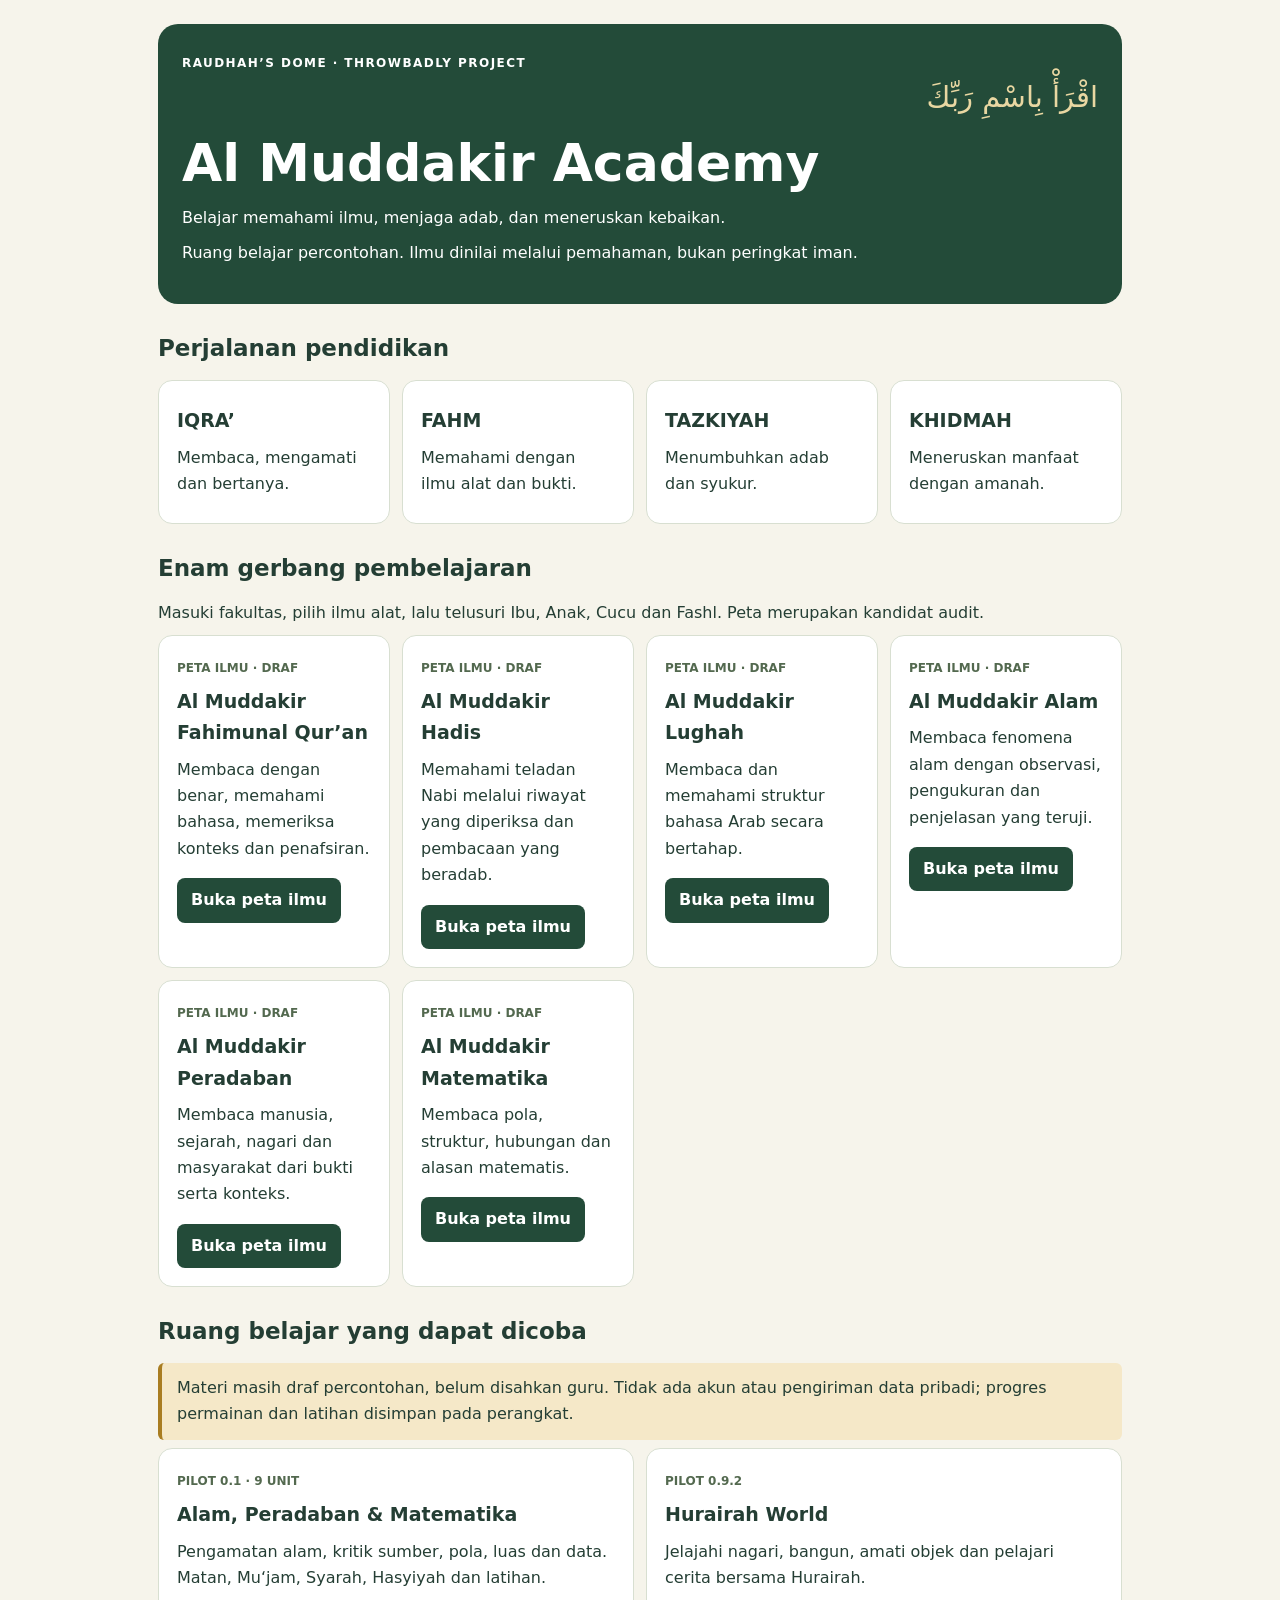
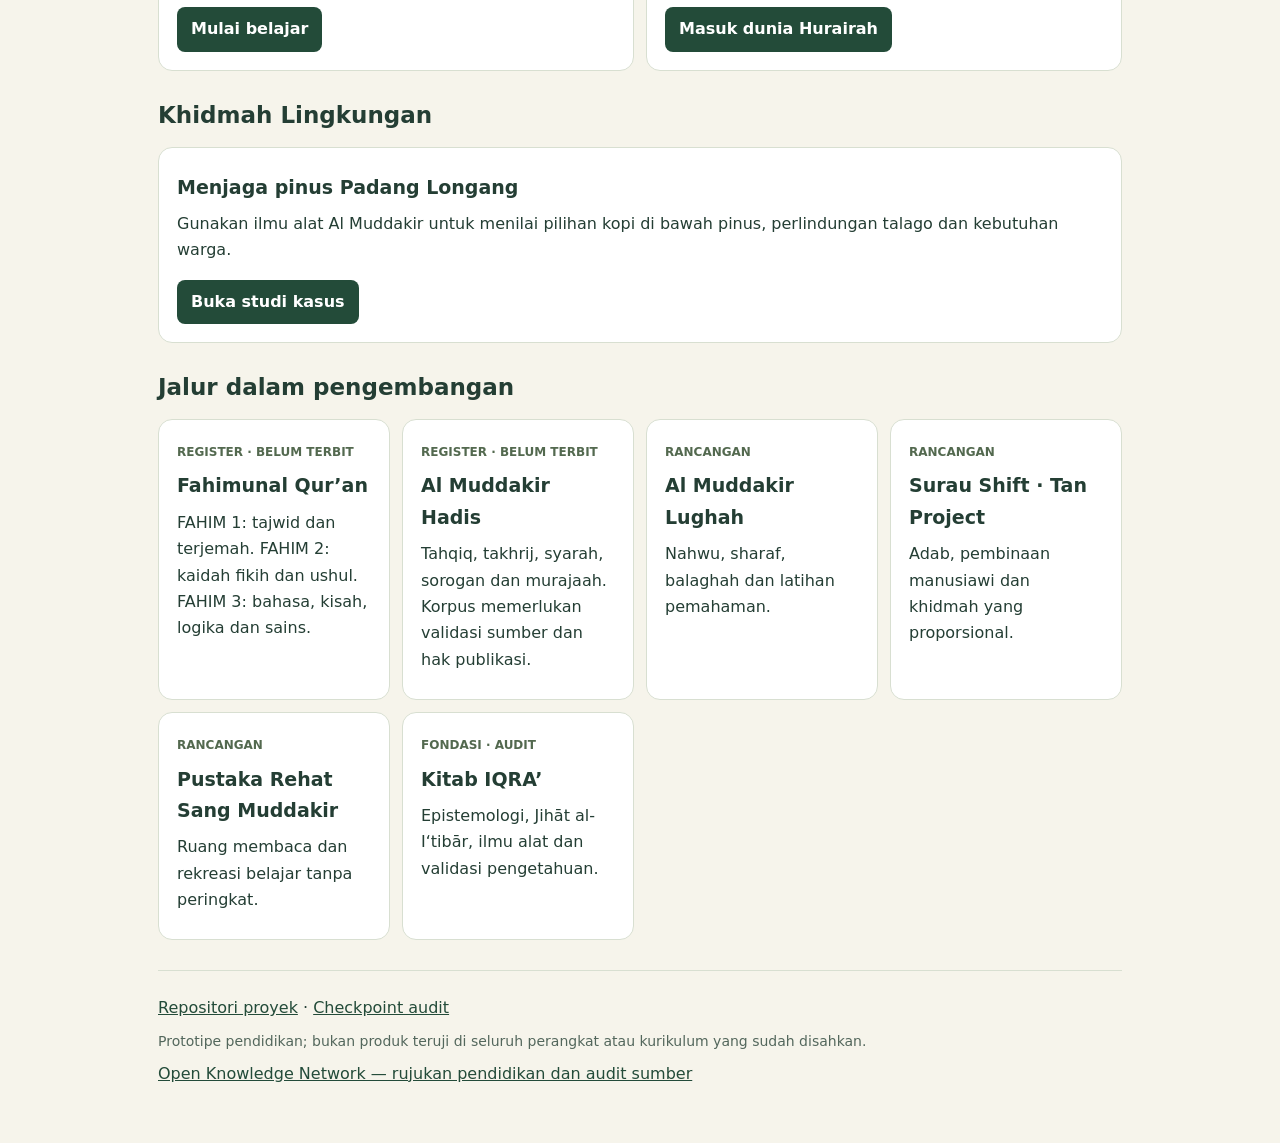
<file: index.html>
<!doctype html>
<html lang="id"><head><meta charset="utf-8"><meta name="viewport" content="width=device-width,initial-scale=1"><meta name="theme-color" content="#234b39"><title>Al Muddakir Academy · Raudhah’s Dome</title><style>
:root{color-scheme:light;--green:#234b39;--paper:#f6f4eb;--ink:#243e34;--line:#d8dfd1}*{box-sizing:border-box}body{margin:0;background:var(--paper);color:var(--ink);font:16px/1.65 system-ui,sans-serif}main{max-width:1000px;margin:auto;padding:24px 18px 48px}header{background:var(--green);color:white;border-radius:20px;padding:30px 24px}h1{font-size:clamp(30px,6vw,52px);line-height:1.15;margin:12px 0}h2{font-size:23px;margin:26px 0 12px}h3{font-size:19px;margin:6px 0}p{margin:8px 0}.eyebrow{letter-spacing:.12em;font-size:12px;font-weight:700}.arab{font-size:29px;color:#e9d7a2}.dna,.grid{display:grid;grid-template-columns:repeat(auto-fit,minmax(210px,1fr));gap:12px}.card{background:white;border:1px solid var(--line);border-radius:14px;padding:18px}.tag{color:#53694f;font-size:12px;font-weight:700}.muted{color:#53675c;font-size:14px}.cta{display:inline-block;padding:9px 14px;border-radius:8px;background:var(--green);color:white;text-decoration:none;font-weight:650;margin-top:8px}a{color:var(--green)}a:focus-visible{outline:3px solid #a97d21;outline-offset:4px}.notice{border-left:4px solid #a97d21;padding:12px 15px;background:#f5e8c8;border-radius:6px}footer{border-top:1px solid var(--line);margin-top:30px;padding-top:16px}@media(max-width:450px){main{padding:12px}header{padding:22px 18px}.grid,.dna{grid-template-columns:1fr}}
</style></head><body><main><header><div class="eyebrow">RAUDHAH’S DOME · THROWBADLY PROJECT</div><div class="arab" lang="ar" dir="rtl">اقْرَأْ بِاسْمِ رَبِّكَ</div><h1>Al Muddakir Academy</h1><p>Belajar memahami ilmu, menjaga adab, dan meneruskan kebaikan.</p><p>Ruang belajar percontohan. Ilmu dinilai melalui pemahaman, bukan peringkat iman.</p></header>
<h2>Perjalanan pendidikan</h2><section class="dna" aria-label="Empat DNA"><div class="card"><h3>IQRA’</h3><p>Membaca, mengamati dan bertanya.</p></div><div class="card"><h3>FAHM</h3><p>Memahami dengan ilmu alat dan bukti.</p></div><div class="card"><h3>TAZKIYAH</h3><p>Menumbuhkan adab dan syukur.</p></div><div class="card"><h3>KHIDMAH</h3><p>Meneruskan manfaat dengan amanah.</p></div></section>
<h2>Enam gerbang pembelajaran</h2><p>Masuki fakultas, pilih ilmu alat, lalu telusuri Ibu, Anak, Cucu dan Fashl. Peta merupakan kandidat audit.</p><section class="grid"><article class="card"><span class="tag">PETA ILMU · DRAF</span><h3>Al Muddakir Fahimunal Qur’an</h3><p>Membaca dengan benar, memahami bahasa, memeriksa konteks dan penafsiran.</p><a class="cta" href="./al-muddakir-quran/index.html">Buka peta ilmu</a></article><article class="card"><span class="tag">PETA ILMU · DRAF</span><h3>Al Muddakir Hadis</h3><p>Memahami teladan Nabi melalui riwayat yang diperiksa dan pembacaan yang beradab.</p><a class="cta" href="./al-muddakir-hadis/index.html">Buka peta ilmu</a></article><article class="card"><span class="tag">PETA ILMU · DRAF</span><h3>Al Muddakir Lughah</h3><p>Membaca dan memahami struktur bahasa Arab secara bertahap.</p><a class="cta" href="./al-muddakir-lughah/index.html">Buka peta ilmu</a></article><article class="card"><span class="tag">PETA ILMU · DRAF</span><h3>Al Muddakir Alam</h3><p>Membaca fenomena alam dengan observasi, pengukuran dan penjelasan yang teruji.</p><a class="cta" href="./al-muddakir-alam/index.html">Buka peta ilmu</a></article><article class="card"><span class="tag">PETA ILMU · DRAF</span><h3>Al Muddakir Peradaban</h3><p>Membaca manusia, sejarah, nagari dan masyarakat dari bukti serta konteks.</p><a class="cta" href="./al-muddakir-peradaban/index.html">Buka peta ilmu</a></article><article class="card"><span class="tag">PETA ILMU · DRAF</span><h3>Al Muddakir Matematika</h3><p>Membaca pola, struktur, hubungan dan alasan matematis.</p><a class="cta" href="./al-muddakir-matematika/index.html">Buka peta ilmu</a></article></section><h2>Ruang belajar yang dapat dicoba</h2><p class="notice">Materi masih draf percontohan, belum disahkan guru. Tidak ada akun atau pengiriman data pribadi; progres permainan dan latihan disimpan pada perangkat.</p><section class="grid"><article class="card"><span class="tag">PILOT 0.1 · 9 UNIT</span><h3>Alam, Peradaban &amp; Matematika</h3><p>Pengamatan alam, kritik sumber, pola, luas dan data. Matan, Mu‘jam, Syarah, Hasyiyah dan latihan.</p><a class="cta" href="./al-muddakir-faculties/index.html">Mulai belajar</a></article><article class="card"><span class="tag">PILOT 0.9.2</span><h3>Hurairah World</h3><p>Jelajahi nagari, bangun, amati objek dan pelajari cerita bersama Hurairah.</p><a class="cta" href="./hurairah-world/index.html">Masuk dunia Hurairah</a></article></section>
<section aria-labelledby="khidmah-lingkungan"><h2 id="khidmah-lingkungan">Khidmah Lingkungan</h2><article class="card"><h3>Menjaga pinus Padang Longang</h3><p>Gunakan ilmu alat Al Muddakir untuk menilai pilihan kopi di bawah pinus, perlindungan talago dan kebutuhan warga.</p><a class="cta" href="./khidmah-lingkungan/padang-longang/index.html">Buka studi kasus</a></article></section>
<h2>Jalur dalam pengembangan</h2><section class="grid"><article class="card"><span class="tag">REGISTER · BELUM TERBIT</span><h3>Fahimunal Qur’an</h3><p>FAHIM 1: tajwid dan terjemah. FAHIM 2: kaidah fikih dan ushul. FAHIM 3: bahasa, kisah, logika dan sains.</p></article><article class="card"><span class="tag">REGISTER · BELUM TERBIT</span><h3>Al Muddakir Hadis</h3><p>Tahqiq, takhrij, syarah, sorogan dan murajaah. Korpus memerlukan validasi sumber dan hak publikasi.</p></article><article class="card"><span class="tag">RANCANGAN</span><h3>Al Muddakir Lughah</h3><p>Nahwu, sharaf, balaghah dan latihan pemahaman.</p></article><article class="card"><span class="tag">RANCANGAN</span><h3>Surau Shift · Tan Project</h3><p>Adab, pembinaan manusiawi dan khidmah yang proporsional.</p></article><article class="card"><span class="tag">RANCANGAN</span><h3>Pustaka Rehat Sang Muddakir</h3><p>Ruang membaca dan rekreasi belajar tanpa peringkat.</p></article><article class="card"><span class="tag">FONDASI · AUDIT</span><h3>Kitab IQRA’</h3><p>Epistemologi, Jihāt al-I‘tibār, ilmu alat dan validasi pengetahuan.</p></article></section>
<footer><p><a href="https://github.com/hajighozi/AL-MUDDAKIR-/tree/main">Repositori proyek</a> · <a href="https://github.com/hajighozi/AL-MUDDAKIR-/blob/main/docs/R129_INTEGRATION_CHECKPOINT.md">Checkpoint audit</a></p><p class="muted">Prototipe pendidikan; bukan produk teruji di seluruh perangkat atau kurikulum yang sudah disahkan.</p><p><a href="./open-knowledge/index.html">Open Knowledge Network — rujukan pendidikan dan audit sumber</a></p></footer></main></body></html>
</file>
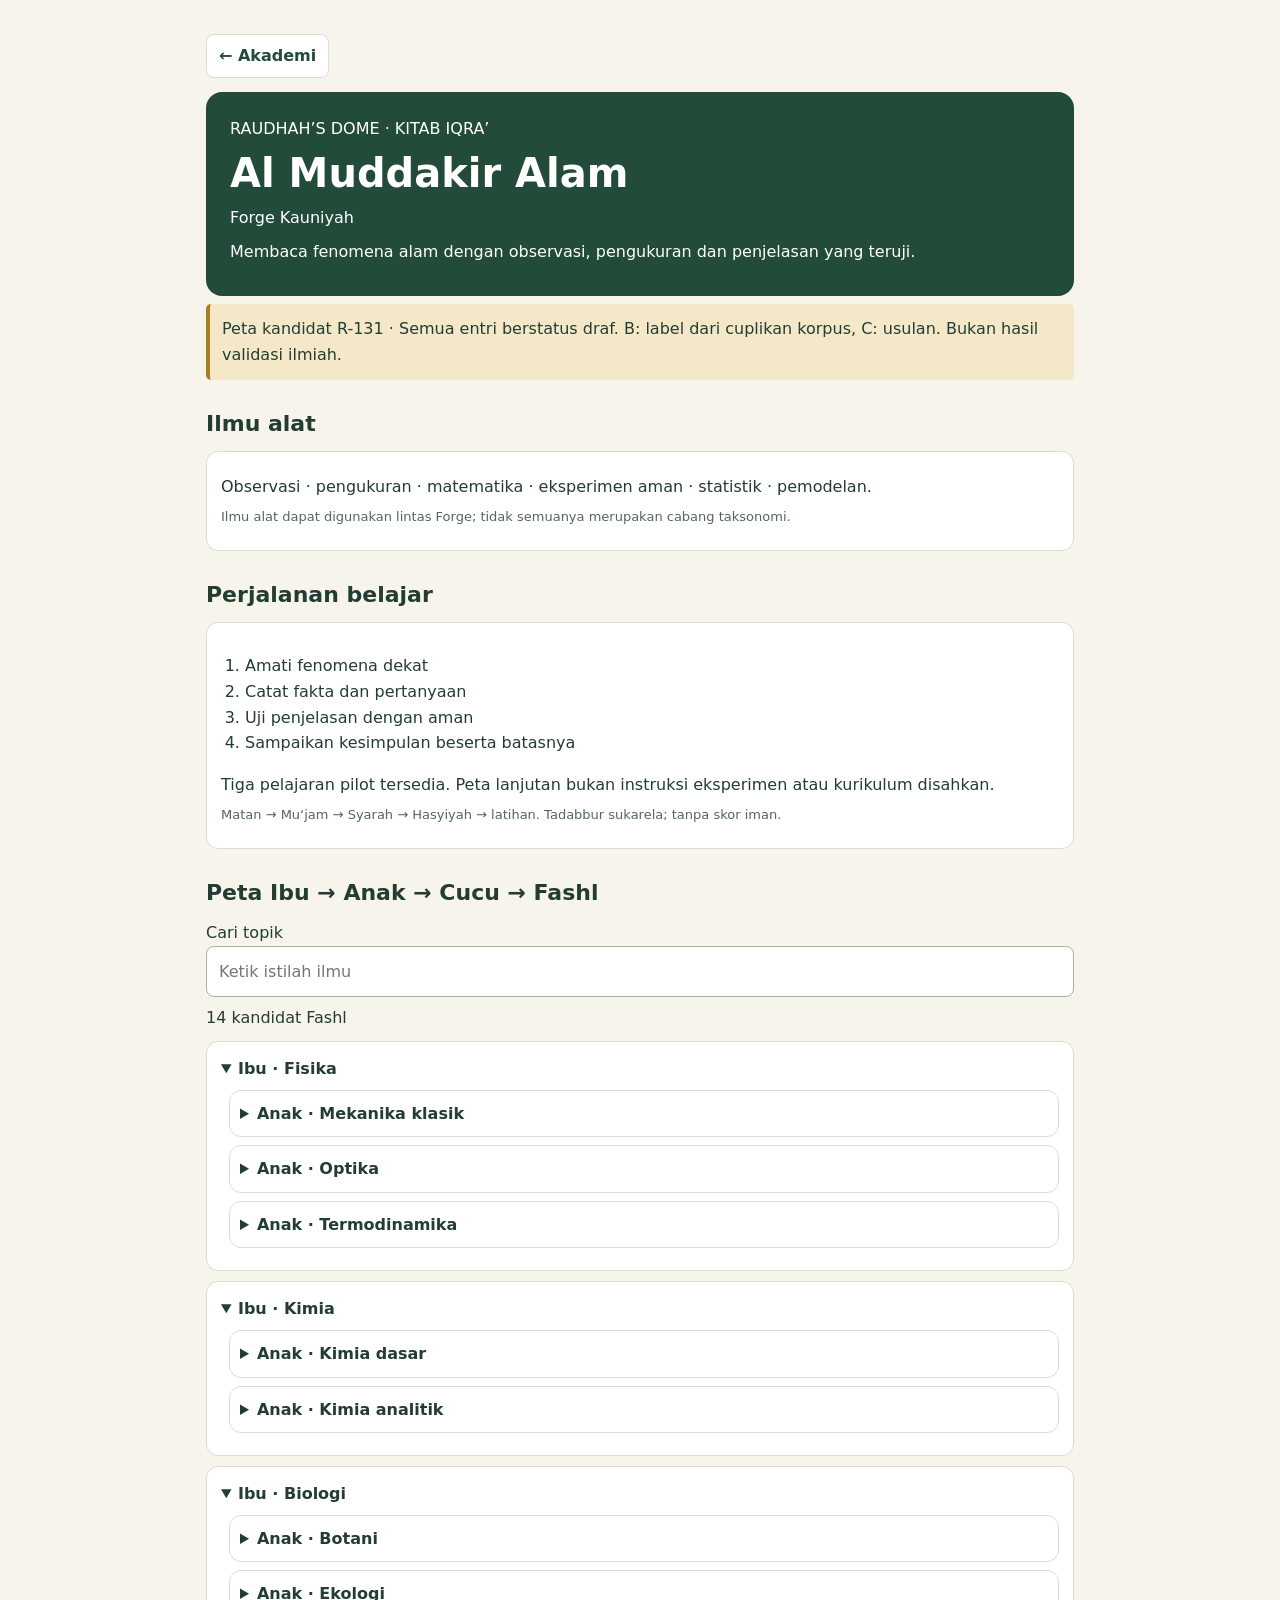
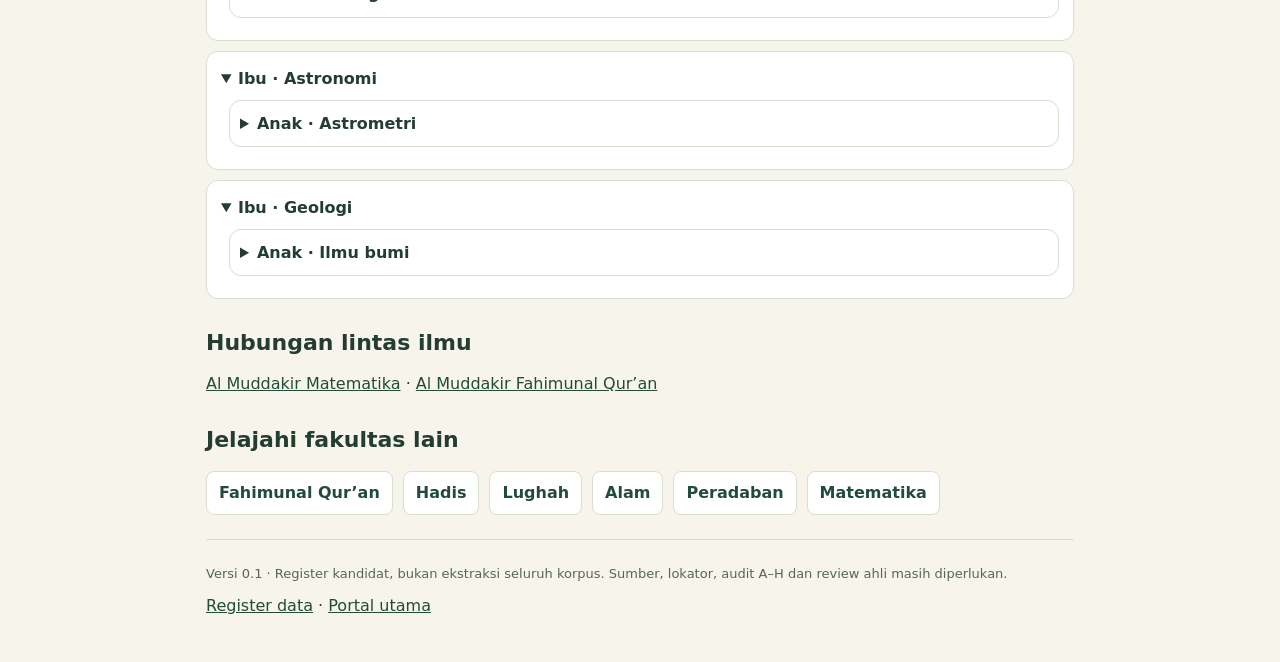
<file: al-muddakir-alam/index.html>
<!doctype html><html lang="id"><head><meta charset="utf-8"><meta name="viewport" content="width=device-width,initial-scale=1"><title>Al Muddakir Alam</title><link rel="stylesheet" href="../knowledge-core/map.css"></head><body><main><nav><a href="../index.html">← Akademi</a></nav><header><div>RAUDHAH’S DOME · KITAB IQRA’</div><h1>Al Muddakir Alam</h1><p>Forge Kauniyah</p><p>Membaca fenomena alam dengan observasi, pengukuran dan penjelasan yang teruji.</p></header><p class="notice">Peta kandidat R-131 · Semua entri berstatus draf. B: label dari cuplikan korpus, C: usulan. Bukan hasil validasi ilmiah.</p><h2>Ilmu alat</h2><section class="panel"><p>Observasi · pengukuran · matematika · eksperimen aman · statistik · pemodelan.</p><p class="small">Ilmu alat dapat digunakan lintas Forge; tidak semuanya merupakan cabang taksonomi.</p></section><h2>Perjalanan belajar</h2><section class="panel"><ol><li>Amati fenomena dekat</li><li>Catat fakta dan pertanyaan</li><li>Uji penjelasan dengan aman</li><li>Sampaikan kesimpulan beserta batasnya</li></ol><p>Tiga pelajaran pilot tersedia. Peta lanjutan bukan instruksi eksperimen atau kurikulum disahkan.</p><p class="small">Matan → Mu‘jam → Syarah → Hasyiyah → latihan. Tadabbur sukarela; tanpa skor iman.</p></section><h2>Peta Ibu → Anak → Cucu → Fashl</h2><label for="search">Cari topik</label><input id="search" type="search" placeholder="Ketik istilah ilmu"><p id="count" role="status">14 kandidat Fashl</p><div id="tree"><details open><summary>Ibu · Fisika</summary><details><summary>Anak · Mekanika klasik</summary><details><summary>Cucu · Kinematika</summary><div class="leaf" data-path="fisika mekanika klasik kinematika gerak lurus beraturan"><strong>Fashl · Gerak lurus beraturan</strong><p class="small">al-001 · B — Label dari cuplikan korpus · Draf</p><span class="small">Materi lengkap belum tersedia.</span></div><div class="leaf" data-path="fisika mekanika klasik kinematika gerak lurus berubah beraturan"><strong>Fashl · Gerak lurus berubah beraturan</strong><p class="small">al-002 · B — Label dari cuplikan korpus · Draf</p><span class="small">Materi lengkap belum tersedia.</span></div></details><details><summary>Cucu · Dinamika</summary><div class="leaf" data-path="fisika mekanika klasik dinamika hukum newton"><strong>Fashl · Hukum Newton</strong><p class="small">al-003 · B — Label dari cuplikan korpus · Draf</p><span class="small">Materi lengkap belum tersedia.</span></div></details><details><summary>Cucu · Statika</summary><div class="leaf" data-path="fisika mekanika klasik statika kesetimbangan translasi"><strong>Fashl · Kesetimbangan translasi</strong><p class="small">al-004 · B — Label dari cuplikan korpus · Draf</p><span class="small">Materi lengkap belum tersedia.</span></div></details></details><details><summary>Anak · Optika</summary><details><summary>Cucu · Cahaya</summary><div class="leaf" data-path="fisika optika cahaya cahaya dan bayangan"><strong>Fashl · Cahaya dan bayangan</strong><p class="small">al-005 · C — Usulan · Draf</p><a class="button" href="../al-muddakir-faculties/index.html?faculty=alam&amp;unit=ALM-01">Buka latihan pilot ALM-01</a></div></details></details><details><summary>Anak · Termodinamika</summary><details><summary>Cucu · Perubahan wujud</summary><div class="leaf" data-path="fisika termodinamika perubahan wujud air dan perubahan wujud"><strong>Fashl · Air dan perubahan wujud</strong><p class="small">al-006 · C — Usulan · Draf</p><a class="button" href="../al-muddakir-faculties/index.html?faculty=alam&amp;unit=ALM-02">Buka latihan pilot ALM-02</a></div></details></details></details><details open><summary>Ibu · Kimia</summary><details><summary>Anak · Kimia dasar</summary><details><summary>Cucu · Materi</summary><div class="leaf" data-path="kimia kimia dasar materi unsur dan senyawa"><strong>Fashl · Unsur dan senyawa</strong><p class="small">al-007 · C — Usulan · Draf</p><span class="small">Materi lengkap belum tersedia.</span></div></details></details><details><summary>Anak · Kimia analitik</summary><details><summary>Cucu · Spektroskopi</summary><div class="leaf" data-path="kimia kimia analitik spektroskopi spektrum cahaya"><strong>Fashl · Spektrum cahaya</strong><p class="small">al-008 · B — Label dari cuplikan korpus · Draf</p><span class="small">Materi lengkap belum tersedia.</span></div></details></details></details><details open><summary>Ibu · Biologi</summary><details><summary>Anak · Botani</summary><details><summary>Cucu · Jaringan tumbuhan</summary><div class="leaf" data-path="biologi botani jaringan tumbuhan xilem dan floem"><strong>Fashl · Xilem dan floem</strong><p class="small">al-009 · B — Label dari cuplikan korpus · Draf</p><span class="small">Materi lengkap belum tersedia.</span></div></details><details><summary>Cucu · Fotosintesis</summary><div class="leaf" data-path="biologi botani fotosintesis reaksi terang"><strong>Fashl · Reaksi terang</strong><p class="small">al-010 · B — Label dari cuplikan korpus · Draf</p><span class="small">Materi lengkap belum tersedia.</span></div></details><details><summary>Cucu · Struktur tumbuhan</summary><div class="leaf" data-path="biologi botani struktur tumbuhan tumbuhan di sekitar"><strong>Fashl · Tumbuhan di sekitar</strong><p class="small">al-011 · C — Usulan · Draf</p><a class="button" href="../al-muddakir-faculties/index.html?faculty=alam&amp;unit=ALM-03">Buka latihan pilot ALM-03</a></div></details></details><details><summary>Anak · Ekologi</summary><details><summary>Cucu · Ekosistem</summary><div class="leaf" data-path="biologi ekologi ekosistem interaksi makhluk hidup"><strong>Fashl · Interaksi makhluk hidup</strong><p class="small">al-012 · C — Usulan · Draf</p><span class="small">Materi lengkap belum tersedia.</span></div></details></details></details><details open><summary>Ibu · Astronomi</summary><details><summary>Anak · Astrometri</summary><details><summary>Cucu · Paralaks</summary><div class="leaf" data-path="astronomi astrometri paralaks jarak bintang"><strong>Fashl · Jarak bintang</strong><p class="small">al-013 · B — Label dari cuplikan korpus · Draf</p><span class="small">Materi lengkap belum tersedia.</span></div></details></details></details><details open><summary>Ibu · Geologi</summary><details><summary>Anak · Ilmu bumi</summary><details><summary>Cucu · Batuan</summary><div class="leaf" data-path="geologi ilmu bumi batuan jenis batuan"><strong>Fashl · Jenis batuan</strong><p class="small">al-014 · C — Usulan · Draf</p><span class="small">Materi lengkap belum tersedia.</span></div></details></details></details></div><h2>Hubungan lintas ilmu</h2><p><a href="../al-muddakir-matematika/index.html">Al Muddakir Matematika</a> · <a href="../al-muddakir-quran/index.html">Al Muddakir Fahimunal Qur’an</a></p><h2>Jelajahi fakultas lain</h2><nav><a href="../al-muddakir-quran/index.html">Fahimunal Qur’an</a><a href="../al-muddakir-hadis/index.html">Hadis</a><a href="../al-muddakir-lughah/index.html">Lughah</a><a href="../al-muddakir-alam/index.html">Alam</a><a href="../al-muddakir-peradaban/index.html">Peradaban</a><a href="../al-muddakir-matematika/index.html">Matematika</a></nav><footer><p class="small">Versi 0.1 · Register kandidat, bukan ekstraksi seluruh korpus. Sumber, lokator, audit A–H dan review ahli masih diperlukan.</p><a href="../knowledge-core/registry.json">Register data</a> · <a href="../index.html">Portal utama</a></footer></main><script src="../knowledge-core/map.js"></script></body></html>
</file>
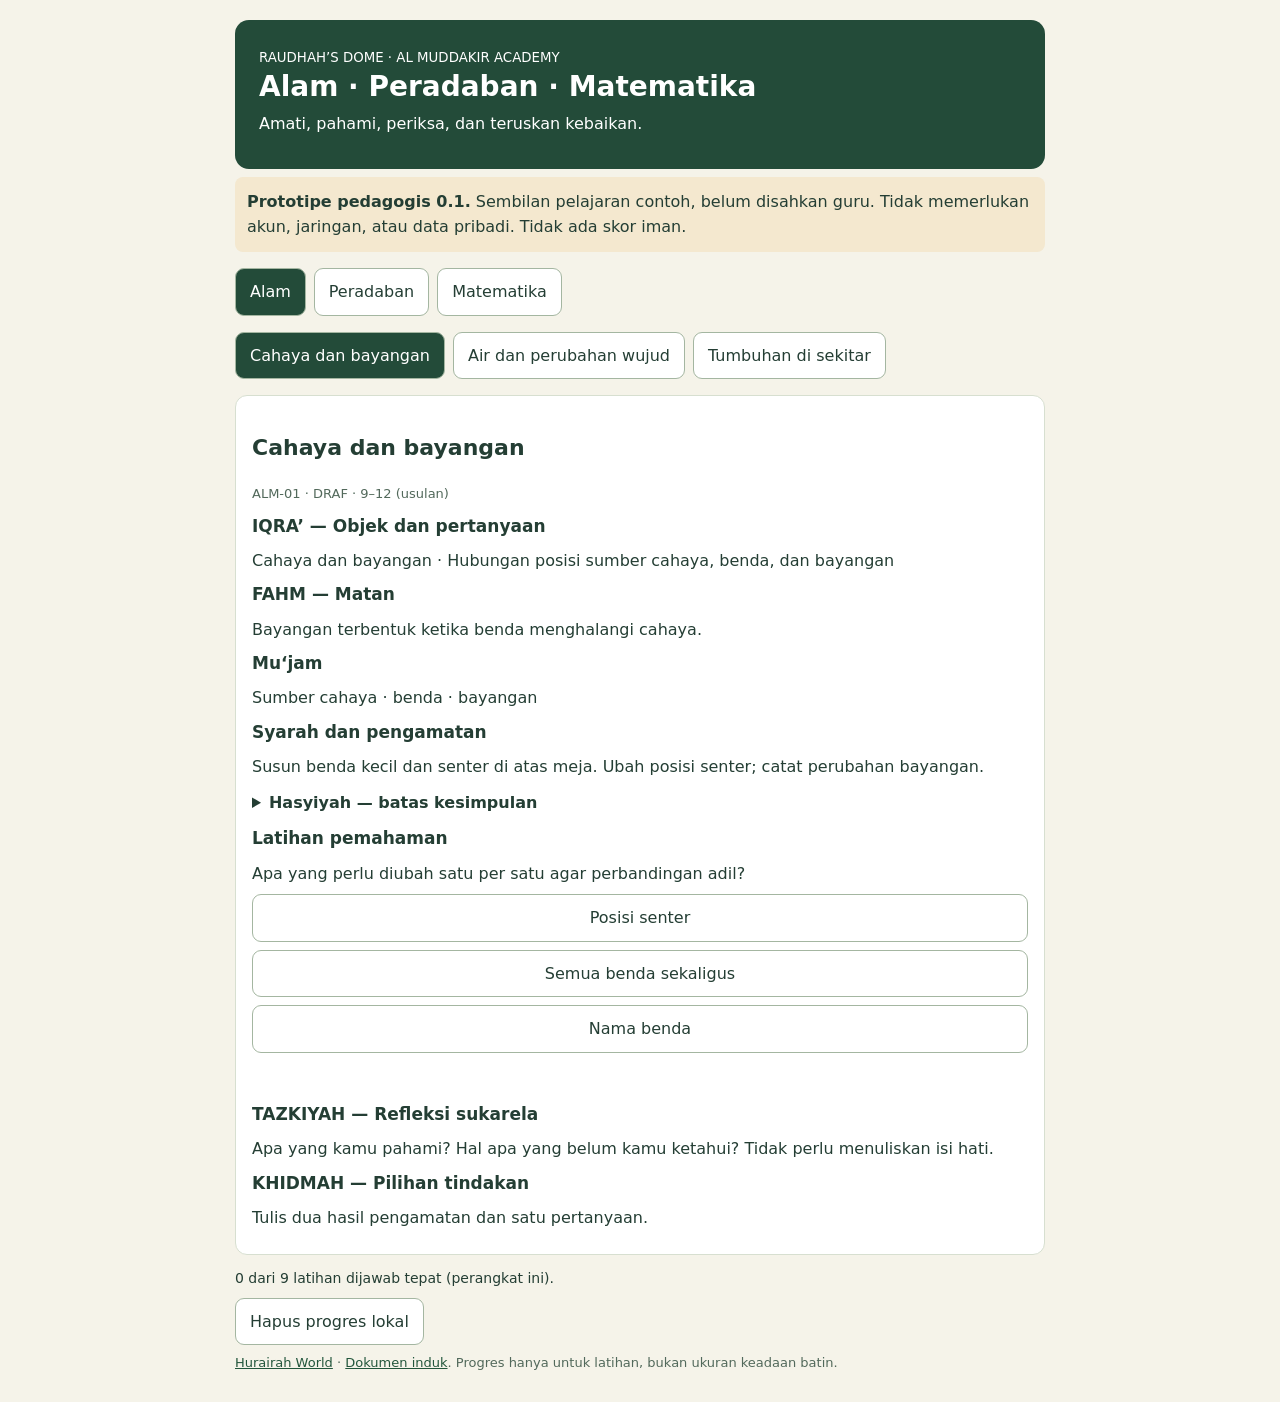
<file: al-muddakir-faculties/index.html>
<!doctype html><html lang="id"><head><meta charset="utf-8"><meta name="viewport" content="width=device-width,initial-scale=1"><title>Al Muddakir — Tiga Fakultas</title><style>
*{box-sizing:border-box}body{margin:0;background:#f5f3e9;color:#243e34;font:16px/1.6 system-ui,sans-serif}main{max-width:850px;margin:auto;padding:20px}header{background:#234b39;color:white;padding:24px;border-radius:14px}h1{font-size:28px;line-height:1.2;margin:0}h2{font-size:22px}h3{font-size:17px;margin:0 0 6px}p{margin:8px 0}nav{display:flex;gap:8px;flex-wrap:wrap;margin:16px 0}button{font:inherit;padding:10px 14px;border-radius:9px;border:1px solid #a4b6a1;background:white;color:#243e34;cursor:pointer}button[aria-pressed=true]{background:#234b39;color:white}button:focus-visible{outline:3px solid #bc8c2d}section,article{background:white;border:1px solid #d7dfd0;padding:16px;border-radius:12px;margin:12px 0}.muted{color:#52695b;font-size:13px}.notice{background:#f4e8cf;padding:12px;border-radius:8px}.choices{display:grid;gap:8px}#feedback{min-height:2em}.progress{font-size:14px}a{color:#23563c}button:disabled{opacity:.6}details{margin:10px 0}summary{cursor:pointer;font-weight:600}</style></head><body><main><header><small>RAUDHAH’S DOME · AL MUDDAKIR ACADEMY</small><h1>Alam · Peradaban · Matematika</h1><p>Amati, pahami, periksa, dan teruskan kebaikan.</p></header><p class="notice"><strong>Prototipe pedagogis 0.1.</strong> Sembilan pelajaran contoh, belum disahkan guru. Tidak memerlukan akun, jaringan, atau data pribadi. Tidak ada skor iman.</p><nav id="faculties" aria-label="Fakultas"></nav><nav id="lessons" aria-label="Pelajaran"></nav><section id="lesson"></section><p class="progress" id="progress" role="status"></p><button id="reset">Hapus progres lokal</button><footer class="muted"><p><a href="../hurairah-world/index.html">Hurairah World</a> · <a href="../README.md">Dokumen induk</a>. Progres hanya untuk latihan, bukan ukuran keadaan batin.</p></footer></main><script type="application/json" id="curriculum">{"version":"0.1.0","status":"pilot-draft","units":[{"id":"ALM-01","faculty":"alam","title":"Cahaya dan bayangan","mawdu":"Cahaya dan bayangan","jihat":"Hubungan posisi sumber cahaya, benda, dan bayangan","mahmul":"Bayangan terbentuk ketika benda menghalangi cahaya.","matan":"Bayangan terbentuk ketika benda menghalangi cahaya.","mujam":["Sumber cahaya","benda","bayangan"],"syarah":"Susun benda kecil dan senter di atas meja. Ubah posisi senter; catat perubahan bayangan.","hasyiyah":"Model ini tidak menjelaskan seluruh fenomena optik. Jangan arahkan senter ke mata.","quiz":{"q":"Apa yang perlu diubah satu per satu agar perbandingan adil?","options":["Posisi senter","Semua benda sekaligus","Nama benda"],"answer":0,"feedback":"Mengubah satu faktor memudahkan perbandingan."},"khidmah":"Tulis dua hasil pengamatan dan satu pertanyaan.","sourceNeeded":"Optika dasar; telaah buku IPA dan guru.","sourceIds":[],"epistemicStatus":"C","editorialStatus":"draft","ageBand":"9–12 (usulan)","version":"0.1"},{"id":"ALM-02","faculty":"alam","title":"Air dan perubahan wujud","mawdu":"Air","jihat":"Perubahan wujud dan suhu","mahmul":"Es dapat mencair ketika menerima energi panas dari lingkungan.","matan":"Es dapat mencair ketika menerima energi panas dari lingkungan.","mujam":["Es","cair","suhu"],"syarah":"Amati es dalam wadah pada suhu ruang; gambar perubahan yang terlihat.","hasyiyah":"Tidak memakai api atau air panas. Waktu mencair bergantung kondisi.","quiz":{"q":"Perubahan yang langsung terlihat adalah…","options":["Es menjadi air cair","Air selalu mendidih","Massa pasti hilang"],"answer":0,"feedback":"Perubahan terlihat adalah mencair; jangan menyimpulkan massa tanpa pengukuran."},"khidmah":"Ceritakan hasil pengamatan kepada keluarga.","sourceNeeded":"IPA perubahan wujud; telaah guru.","sourceIds":[],"epistemicStatus":"C","editorialStatus":"draft","ageBand":"9–12 (usulan)","version":"0.1"},{"id":"ALM-03","faculty":"alam","title":"Tumbuhan di sekitar","mawdu":"Tumbuhan","jihat":"Struktur dan fungsi","mahmul":"Daun, batang, dan akar memiliki fungsi yang berbeda.","matan":"Daun, batang, dan akar memiliki fungsi yang berbeda.","mujam":["Akar","batang","daun"],"syarah":"Amati tanaman yang aman tanpa mencabutnya; gambar bagian yang terlihat.","hasyiyah":"Akar mungkin tidak terlihat; bedakan pengamatan dengan informasi dari buku.","quiz":{"q":"Bagian apa yang benar-benar kamu lihat?","options":["Semua akar pasti terlihat","Bagian yang terlihat saat pengamatan","Semua fungsi sel telah terbukti"],"answer":1,"feedback":"Catatan observasi hanya menyebut apa yang diamati."},"khidmah":"Rawat tanaman dengan panduan guru atau keluarga.","sourceNeeded":"Botani dasar; buku IPA dan guru.","sourceIds":[],"epistemicStatus":"C","editorialStatus":"draft","ageBand":"9–12 (usulan)","version":"0.1"},{"id":"PRD-01","faculty":"peradaban","title":"Jejak sejarah","mawdu":"Peristiwa masa lalu","jihat":"Urutan dan bukti","mahmul":"Kronologi menyusun peristiwa berdasarkan urutan waktu.","matan":"Kronologi menyusun peristiwa berdasarkan urutan waktu.","mujam":["Kronologi","sumber","bukti"],"syarah":"Gunakan tiga kartu peristiwa fiktif: perpustakaan dibangun (2019), dibuka (2020), diperluas (2023). Susun urutan.","hasyiyah":"Cerita ini fiktif, bukan sejarah nagari nyata.","quiz":{"q":"Kartu mana yang pertama?","options":["Dibuka 2020","Diperluas 2023","Dibangun 2019"],"answer":2,"feedback":"2019 mendahului 2020 dan 2023."},"khidmah":"Buat garis waktu kegiatan kelas tanpa data pribadi.","sourceNeeded":"Metode sejarah dasar; penelaahan guru IPS.","sourceIds":[],"epistemicStatus":"C","editorialStatus":"draft","ageBand":"9–12 (usulan)","version":"0.1"},{"id":"PRD-02","faculty":"peradaban","title":"Nagari dan kerja sama","mawdu":"Ruang bersama","jihat":"Peran sosial","mahmul":"Kebutuhan bersama dapat ditangani melalui pembagian tanggung jawab dan musyawarah.","matan":"Kebutuhan bersama dapat ditangani melalui pembagian tanggung jawab dan musyawarah.","mujam":["Musyawarah","tanggung jawab","ruang bersama"],"syarah":"Dalam skenario fiktif, taman baca berantakan. Bandingkan gagasan merapikan, menyusun buku, dan membuat jadwal.","hasyiyah":"Peran adat berbeda antarnagari; contoh ini bukan aturan adat universal.","quiz":{"q":"Apa langkah awal yang menghargai semua pihak?","options":["Sepakati kebutuhan bersama","Paksa satu orang bekerja","Tuduh tanpa bukti"],"answer":0,"feedback":"Musyawarah membantu memahami kebutuhan dan kemampuan anggota."},"khidmah":"Susun satu usulan kerja sama yang ringan dan sukarela.","sourceNeeded":"IPS/pendidikan sosial; telaah guru BAM.","sourceIds":[],"epistemicStatus":"C","editorialStatus":"draft","ageBand":"9–12 (usulan)","version":"0.1"},{"id":"PRD-03","faculty":"peradaban","title":"Berita dan sumber","mawdu":"Berita tentang peristiwa","jihat":"Keandalan informasi","mahmul":"Pengulangan sebuah berita tidak otomatis menjadi bukti independen.","matan":"Pengulangan sebuah berita tidak otomatis menjadi bukti independen.","mujam":["Sumber awal","kesaksian","verifikasi"],"syarah":"Bandingkan kartu berita fiktif yang disalin dari satu pesan dengan dua catatan pengamatan terpisah.","hasyiyah":"Bukti terpisah juga dapat salah; evaluasi kualitas masing-masing.","quiz":{"q":"Tiga salinan satu pesan berarti…","options":["Tiga peristiwa berbeda","Satu sumber awal yang diulang","Pasti benar"],"answer":1,"feedback":"Jumlah salinan bukan jumlah sumber independen."},"khidmah":"Periksa asal sebuah informasi umum bersama guru.","sourceNeeded":"Literasi informasi dan kritik sumber; telaah guru.","sourceIds":[],"epistemicStatus":"C","editorialStatus":"draft","ageBand":"9–12 (usulan)","version":"0.1"},{"id":"MAT-01","faculty":"matematika","title":"Pola dan generalisasi","mawdu":"Barisan bilangan","jihat":"Keteraturan","mahmul":"Pola 2, 4, 6, 8 dapat dilanjutkan dengan aturan tambah 2.","matan":"Pola 2, 4, 6, 8 dapat dilanjutkan dengan aturan tambah 2.","mujam":["Pola","aturan","suku"],"syarah":"Susun benda dalam kelompok dua. Jelaskan aturan yang dipilih.","hasyiyah":"Deret pendek dapat sesuai dengan lebih dari satu aturan; aturan harus dinyatakan.","quiz":{"q":"Menurut aturan tambah 2, suku berikutnya adalah…","options":["9","10","12"],"answer":1,"feedback":"8 + 2 = 10 menurut aturan yang diberikan."},"khidmah":"Buat pola sendiri dan jelaskan aturannya.","sourceNeeded":"Aritmetika dasar; penelaahan guru matematika.","sourceIds":[],"epistemicStatus":"C","editorialStatus":"draft","ageBand":"9–12 (usulan)","version":"0.1"},{"id":"MAT-02","faculty":"matematika","title":"Luas petak","mawdu":"Persegi panjang","jihat":"Ukuran permukaan","mahmul":"Luas persegi panjang = panjang × lebar dengan satuan yang konsisten.","matan":"Luas persegi panjang = panjang × lebar dengan satuan yang konsisten.","mujam":["Panjang","lebar","luas"],"syarah":"Gambar petak 4 kolom dan 3 baris, lalu hitung petak satuan.","hasyiyah":"Luas berbeda dari keliling; bentuk tidak beraturan memerlukan metode lain.","quiz":{"q":"Berapa luas petak 4 × 3?","options":["7 satuan persegi","14 satuan persegi","12 satuan persegi"],"answer":2,"feedback":"Empat kolom kali tiga baris menghasilkan 12 petak."},"khidmah":"Bantu teman membuat gambar petak dan membandingkan luas.","sourceNeeded":"Geometri dasar; penelaahan guru matematika.","sourceIds":[],"epistemicStatus":"C","editorialStatus":"draft","ageBand":"9–12 (usulan)","version":"0.1"},{"id":"MAT-03","faculty":"matematika","title":"Data dan kesimpulan","mawdu":"Tabel hitungan fiktif","jihat":"Perbandingan kuantitas","mahmul":"Kesimpulan tentang data harus sesuai dengan kelompok yang diamati.","matan":"Kesimpulan tentang data harus sesuai dengan kelompok yang diamati.","mujam":["Data","frekuensi","kesimpulan"],"syarah":"Contoh fiktif: 5 memilih membaca, 3 menggambar, 2 bermain teka-teki. Buat diagram.","hasyiyah":"Data contoh tidak mewakili semua anak atau seluruh sekolah.","quiz":{"q":"Berapa jumlah pilihan dalam contoh?","options":["10","8","5"],"answer":0,"feedback":"5 + 3 + 2 = 10 pilihan."},"khidmah":"Buat diagram dari data benda, bukan informasi pribadi.","sourceNeeded":"Statistika dasar; penelaahan guru matematika.","sourceIds":[],"epistemicStatus":"C","editorialStatus":"draft","ageBand":"9–12 (usulan)","version":"0.1"}]}</script><script>
"use strict";const data=JSON.parse(document.getElementById("curriculum").textContent),$=id=>document.getElementById(id),labels={alam:"Alam",peradaban:"Peradaban",matematika:"Matematika"},key="rd-faculties-01";const params=new URLSearchParams(typeof location==="undefined"?"":location.search);let faculty=Object.hasOwn(labels,params.get("faculty"))?params.get("faculty"):"alam",selected=(data.units.find(u=>u.faculty===faculty&&u.id===params.get("unit"))||data.units.find(u=>u.faculty===faculty)).id,done=new Set();try{const old=JSON.parse(localStorage.getItem(key)||"[]");if(Array.isArray(old))done=new Set(old.filter(id=>data.units.some(u=>u.id===id)));}catch(e){}
function el(tag,text,cls){let n=document.createElement(tag);if(text!==undefined)n.textContent=text;if(cls)n.className=cls;return n;}
function button(label,fn,active){let b=el("button",label);b.type="button";if(active!==undefined)b.setAttribute("aria-pressed",String(active));b.onclick=fn;return b;}
function save(){try{localStorage.setItem(key,JSON.stringify([...done]));}catch(e){}}
function progress(){$("progress").textContent=done.size+" dari "+data.units.length+" latihan dijawab tepat (perangkat ini).";}
function render(){let nav=$("faculties"),list=$("lessons"),root=$("lesson");nav.replaceChildren();list.replaceChildren();root.replaceChildren();for(const [k,n] of Object.entries(labels))nav.append(button(n,()=>{faculty=k;selected=data.units.find(u=>u.faculty===k).id;render();},k===faculty));for(const u of data.units.filter(x=>x.faculty===faculty))list.append(button(u.title+(done.has(u.id)?" ✓":""),()=>{selected=u.id;render();},u.id===selected));const u=data.units.find(x=>x.id===selected);root.append(el("h2",u.title),el("p",u.id+" · DRAF · "+u.ageBand,"muted"),el("h3","IQRA’ — Objek dan pertanyaan"),el("p",u.mawdu+" · "+u.jihat),el("h3","FAHM — Matan"),el("p",u.matan),el("h3","Mu‘jam"),el("p",u.mujam.join(" · ")),el("h3","Syarah dan pengamatan"),el("p",u.syarah));let d=el("details");d.append(el("summary","Hasyiyah — batas kesimpulan"),el("p",u.hasyiyah),el("p","Sumber untuk audit: "+u.sourceNeeded,"muted"));root.append(d,el("h3","Latihan pemahaman"),el("p",u.quiz.q));let choices=el("div",undefined,"choices"),feedback=el("p","");feedback.id="feedback";feedback.setAttribute("role","status");u.quiz.options.forEach((o,i)=>choices.append(button(o,()=>{const correct=i===u.quiz.answer;feedback.textContent=(correct?"Tepat. ":"Coba lagi. ")+(correct?u.quiz.feedback:"Baca kembali penjelasan dan batasnya.");if(correct){done.add(u.id);save();progress();}})));root.append(choices,feedback,el("h3","TAZKIYAH — Refleksi sukarela"),el("p","Apa yang kamu pahami? Hal apa yang belum kamu ketahui? Tidak perlu menuliskan isi hati."),el("h3","KHIDMAH — Pilihan tindakan"),el("p",u.khidmah));progress();}
$("reset").onclick=()=>{if(confirm("Hapus progres latihan pada perangkat ini?")){done.clear();save();render();}};render();
</script></body></html>
</file>
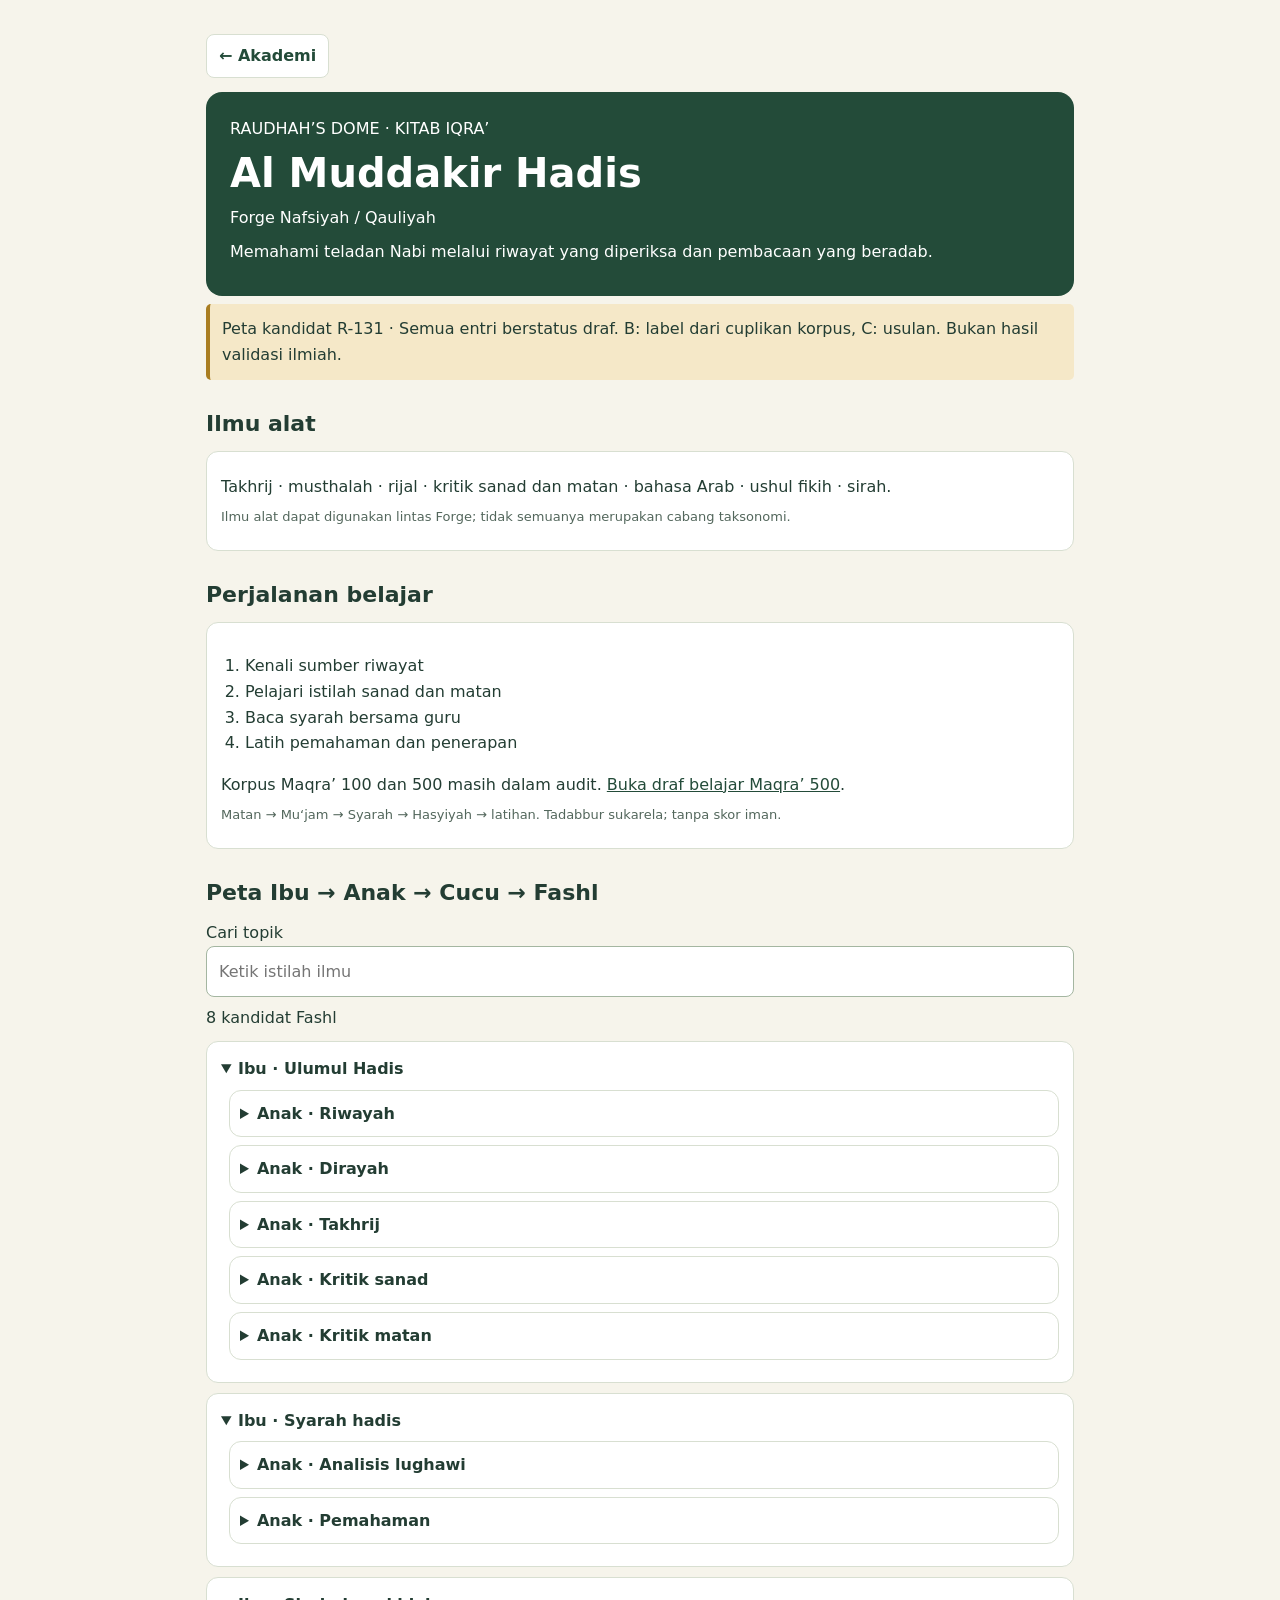
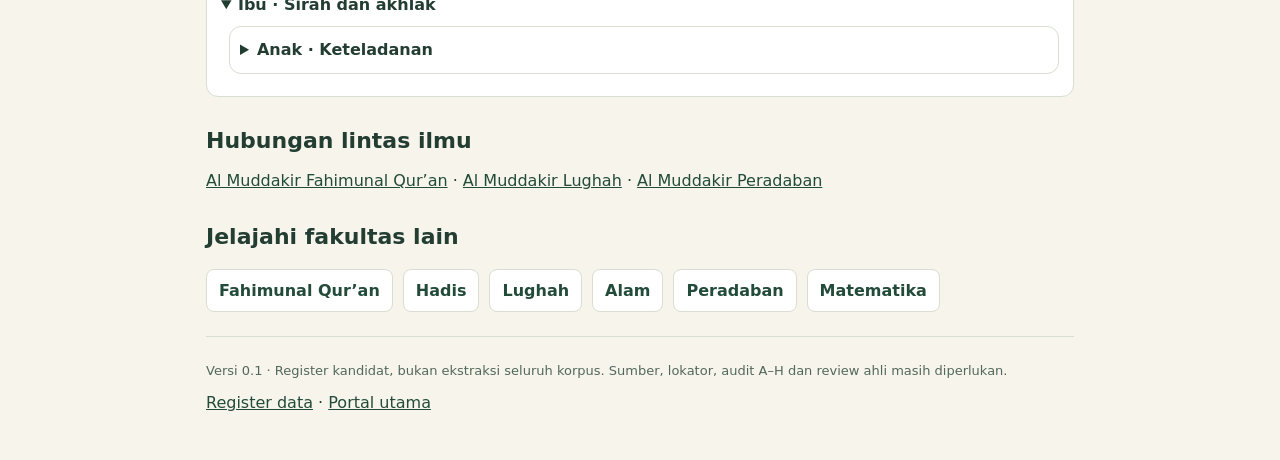
<file: al-muddakir-hadis/index.html>
<!doctype html><html lang="id"><head><meta charset="utf-8"><meta name="viewport" content="width=device-width,initial-scale=1"><title>Al Muddakir Hadis</title><link rel="stylesheet" href="../knowledge-core/map.css"></head><body><main><nav><a href="../index.html">← Akademi</a></nav><header><div>RAUDHAH’S DOME · KITAB IQRA’</div><h1>Al Muddakir Hadis</h1><p>Forge Nafsiyah / Qauliyah</p><p>Memahami teladan Nabi melalui riwayat yang diperiksa dan pembacaan yang beradab.</p></header><p class="notice">Peta kandidat R-131 · Semua entri berstatus draf. B: label dari cuplikan korpus, C: usulan. Bukan hasil validasi ilmiah.</p><h2>Ilmu alat</h2><section class="panel"><p>Takhrij · musthalah · rijal · kritik sanad dan matan · bahasa Arab · ushul fikih · sirah.</p><p class="small">Ilmu alat dapat digunakan lintas Forge; tidak semuanya merupakan cabang taksonomi.</p></section><h2>Perjalanan belajar</h2><section class="panel"><ol><li>Kenali sumber riwayat</li><li>Pelajari istilah sanad dan matan</li><li>Baca syarah bersama guru</li><li>Latih pemahaman dan penerapan</li></ol><p>Korpus Maqra’ 100 dan 500 masih dalam audit. <a href="maqra500/index.html">Buka draf belajar Maqra’ 500</a>.</p><p class="small">Matan → Mu‘jam → Syarah → Hasyiyah → latihan. Tadabbur sukarela; tanpa skor iman.</p></section><h2>Peta Ibu → Anak → Cucu → Fashl</h2><label for="search">Cari topik</label><input id="search" type="search" placeholder="Ketik istilah ilmu"><p id="count" role="status">8 kandidat Fashl</p><div id="tree"><details open><summary>Ibu · Ulumul Hadis</summary><details><summary>Anak · Riwayah</summary><details><summary>Cucu · Sanad</summary><div class="leaf" data-path="ulumul hadis riwayah sanad identitas perawi"><strong>Fashl · Identitas perawi</strong><p class="small">ha-001 · C — Usulan · Draf</p><span class="small">Materi lengkap belum tersedia.</span></div></details></details><details><summary>Anak · Dirayah</summary><details><summary>Cucu · Kualitas riwayat</summary><div class="leaf" data-path="ulumul hadis dirayah kualitas riwayat syarat kesahihan"><strong>Fashl · Syarat kesahihan</strong><p class="small">ha-002 · C — Usulan · Draf</p><span class="small">Materi lengkap belum tersedia.</span></div></details></details><details><summary>Anak · Takhrij</summary><details><summary>Cucu · Pelacakan sumber</summary><div class="leaf" data-path="ulumul hadis takhrij pelacakan sumber identitas kitab dan nomor hadis"><strong>Fashl · Identitas kitab dan nomor hadis</strong><p class="small">ha-003 · C — Usulan · Draf</p><span class="small">Materi lengkap belum tersedia.</span></div></details></details><details><summary>Anak · Kritik sanad</summary><details><summary>Cucu · Rijal</summary><div class="leaf" data-path="ulumul hadis kritik sanad rijal jarh wa ta‘dil"><strong>Fashl · Jarh wa ta‘dil</strong><p class="small">ha-004 · C — Usulan · Draf</p><span class="small">Materi lengkap belum tersedia.</span></div></details></details><details><summary>Anak · Kritik matan</summary><details><summary>Cucu · Perbandingan redaksi</summary><div class="leaf" data-path="ulumul hadis kritik matan perbandingan redaksi perbedaan lafaz"><strong>Fashl · Perbedaan lafaz</strong><p class="small">ha-005 · C — Usulan · Draf</p><span class="small">Materi lengkap belum tersedia.</span></div></details></details></details><details open><summary>Ibu · Syarah hadis</summary><details><summary>Anak · Analisis lughawi</summary><details><summary>Cucu · Sorogan</summary><div class="leaf" data-path="syarah hadis analisis lughawi sorogan i‘rab dan tashrif"><strong>Fashl · I‘rab dan tashrif</strong><p class="small">ha-006 · C — Usulan · Draf</p><span class="small">Materi lengkap belum tersedia.</span></div></details></details><details><summary>Anak · Pemahaman</summary><details><summary>Cucu · Konteks</summary><div class="leaf" data-path="syarah hadis pemahaman konteks batas istinbath"><strong>Fashl · Batas istinbath</strong><p class="small">ha-007 · C — Usulan · Draf</p><span class="small">Materi lengkap belum tersedia.</span></div></details></details></details><details open><summary>Ibu · Sirah dan akhlak</summary><details><summary>Anak · Keteladanan</summary><details><summary>Cucu · Adab</summary><div class="leaf" data-path="sirah dan akhlak keteladanan adab amanah dan kasih sayang"><strong>Fashl · Amanah dan kasih sayang</strong><p class="small">ha-008 · C — Usulan · Draf</p><span class="small">Materi lengkap belum tersedia.</span></div></details></details></details></div><h2>Hubungan lintas ilmu</h2><p><a href="../al-muddakir-quran/index.html">Al Muddakir Fahimunal Qur’an</a> · <a href="../al-muddakir-lughah/index.html">Al Muddakir Lughah</a> · <a href="../al-muddakir-peradaban/index.html">Al Muddakir Peradaban</a></p><h2>Jelajahi fakultas lain</h2><nav><a href="../al-muddakir-quran/index.html">Fahimunal Qur’an</a><a href="../al-muddakir-hadis/index.html">Hadis</a><a href="../al-muddakir-lughah/index.html">Lughah</a><a href="../al-muddakir-alam/index.html">Alam</a><a href="../al-muddakir-peradaban/index.html">Peradaban</a><a href="../al-muddakir-matematika/index.html">Matematika</a></nav><footer><p class="small">Versi 0.1 · Register kandidat, bukan ekstraksi seluruh korpus. Sumber, lokator, audit A–H dan review ahli masih diperlukan.</p><a href="../knowledge-core/registry.json">Register data</a> · <a href="../index.html">Portal utama</a></footer></main><script src="../knowledge-core/map.js"></script></body></html>
</file>
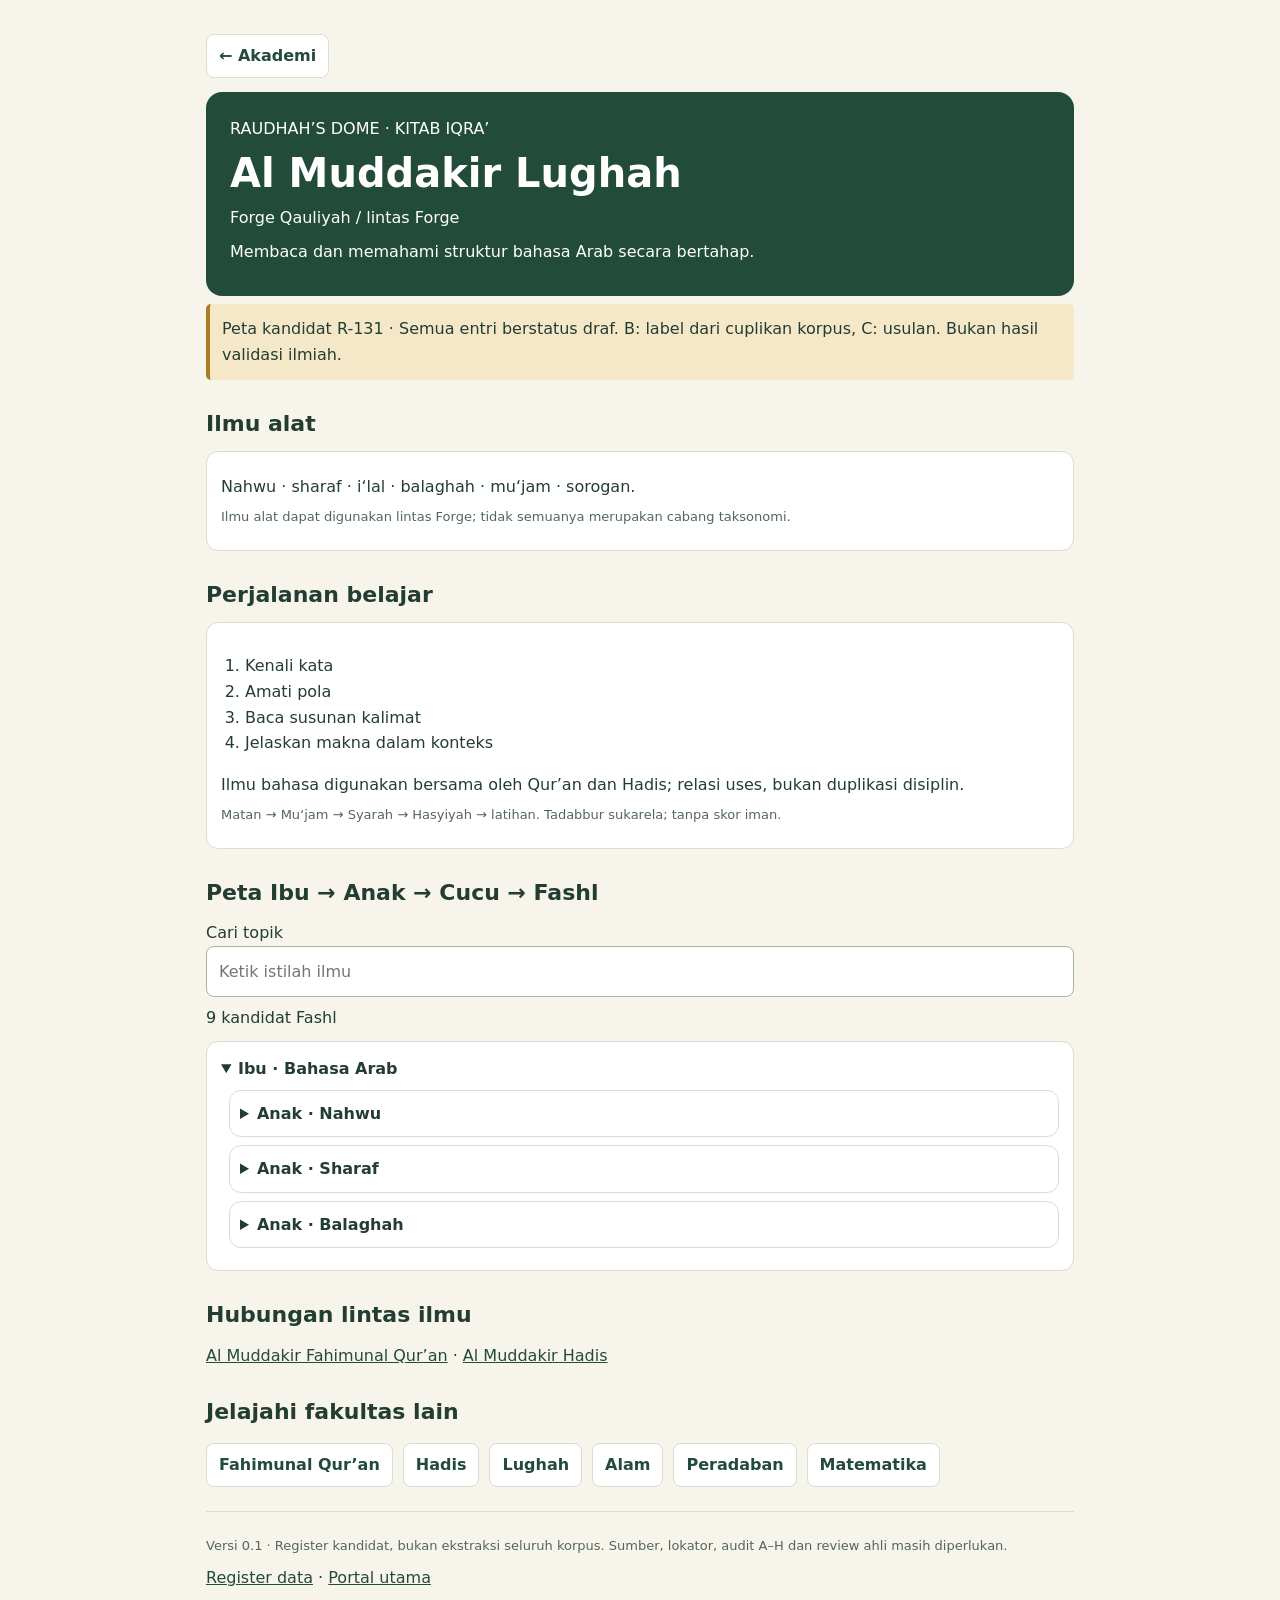
<file: al-muddakir-lughah/index.html>
<!doctype html><html lang="id"><head><meta charset="utf-8"><meta name="viewport" content="width=device-width,initial-scale=1"><title>Al Muddakir Lughah</title><link rel="stylesheet" href="../knowledge-core/map.css"></head><body><main><nav><a href="../index.html">← Akademi</a></nav><header><div>RAUDHAH’S DOME · KITAB IQRA’</div><h1>Al Muddakir Lughah</h1><p>Forge Qauliyah / lintas Forge</p><p>Membaca dan memahami struktur bahasa Arab secara bertahap.</p></header><p class="notice">Peta kandidat R-131 · Semua entri berstatus draf. B: label dari cuplikan korpus, C: usulan. Bukan hasil validasi ilmiah.</p><h2>Ilmu alat</h2><section class="panel"><p>Nahwu · sharaf · i‘lal · balaghah · mu‘jam · sorogan.</p><p class="small">Ilmu alat dapat digunakan lintas Forge; tidak semuanya merupakan cabang taksonomi.</p></section><h2>Perjalanan belajar</h2><section class="panel"><ol><li>Kenali kata</li><li>Amati pola</li><li>Baca susunan kalimat</li><li>Jelaskan makna dalam konteks</li></ol><p>Ilmu bahasa digunakan bersama oleh Qur’an dan Hadis; relasi uses, bukan duplikasi disiplin.</p><p class="small">Matan → Mu‘jam → Syarah → Hasyiyah → latihan. Tadabbur sukarela; tanpa skor iman.</p></section><h2>Peta Ibu → Anak → Cucu → Fashl</h2><label for="search">Cari topik</label><input id="search" type="search" placeholder="Ketik istilah ilmu"><p id="count" role="status">9 kandidat Fashl</p><div id="tree"><details open><summary>Ibu · Bahasa Arab</summary><details><summary>Anak · Nahwu</summary><details><summary>Cucu · Isim</summary><div class="leaf" data-path="bahasa arab nahwu isim isim mu‘rab"><strong>Fashl · Isim mu‘rab</strong><p class="small">lu-001 · B — Label dari cuplikan korpus · Draf</p><span class="small">Materi lengkap belum tersedia.</span></div><div class="leaf" data-path="bahasa arab nahwu isim isim mabni"><strong>Fashl · Isim mabni</strong><p class="small">lu-002 · B — Label dari cuplikan korpus · Draf</p><span class="small">Materi lengkap belum tersedia.</span></div></details><details><summary>Cucu · Fi‘il</summary><div class="leaf" data-path="bahasa arab nahwu fi‘il fi‘il madhi"><strong>Fashl · Fi‘il madhi</strong><p class="small">lu-003 · B — Label dari cuplikan korpus · Draf</p><span class="small">Materi lengkap belum tersedia.</span></div><div class="leaf" data-path="bahasa arab nahwu fi‘il fi‘il mudhari‘"><strong>Fashl · Fi‘il mudhari‘</strong><p class="small">lu-004 · B — Label dari cuplikan korpus · Draf</p><span class="small">Materi lengkap belum tersedia.</span></div></details><details><summary>Cucu · Huruf</summary><div class="leaf" data-path="bahasa arab nahwu huruf harf jar"><strong>Fashl · Harf jar</strong><p class="small">lu-005 · B — Label dari cuplikan korpus · Draf</p><span class="small">Materi lengkap belum tersedia.</span></div></details></details><details><summary>Anak · Sharaf</summary><details><summary>Cucu · Isim fa‘il</summary><div class="leaf" data-path="bahasa arab sharaf isim fa‘il pola فَاعِلٌ"><strong>Fashl · Pola فَاعِلٌ</strong><p class="small">lu-006 · C — Usulan · Draf</p><span class="small">Materi lengkap belum tersedia.</span></div></details><details><summary>Cucu · Isim maf‘ul</summary><div class="leaf" data-path="bahasa arab sharaf isim maf‘ul pola مَفْعُولٌ"><strong>Fashl · Pola مَفْعُولٌ</strong><p class="small">lu-007 · C — Usulan · Draf</p><span class="small">Materi lengkap belum tersedia.</span></div></details></details><details><summary>Anak · Balaghah</summary><details><summary>Cucu · Ma‘ani</summary><div class="leaf" data-path="bahasa arab balaghah ma‘ani kesesuaian ungkapan dengan konteks"><strong>Fashl · Kesesuaian ungkapan dengan konteks</strong><p class="small">lu-008 · C — Usulan · Draf</p><span class="small">Materi lengkap belum tersedia.</span></div></details><details><summary>Cucu · Bayan</summary><div class="leaf" data-path="bahasa arab balaghah bayan tasybih"><strong>Fashl · Tasybih</strong><p class="small">lu-009 · C — Usulan · Draf</p><span class="small">Materi lengkap belum tersedia.</span></div></details></details></details></div><h2>Hubungan lintas ilmu</h2><p><a href="../al-muddakir-quran/index.html">Al Muddakir Fahimunal Qur’an</a> · <a href="../al-muddakir-hadis/index.html">Al Muddakir Hadis</a></p><h2>Jelajahi fakultas lain</h2><nav><a href="../al-muddakir-quran/index.html">Fahimunal Qur’an</a><a href="../al-muddakir-hadis/index.html">Hadis</a><a href="../al-muddakir-lughah/index.html">Lughah</a><a href="../al-muddakir-alam/index.html">Alam</a><a href="../al-muddakir-peradaban/index.html">Peradaban</a><a href="../al-muddakir-matematika/index.html">Matematika</a></nav><footer><p class="small">Versi 0.1 · Register kandidat, bukan ekstraksi seluruh korpus. Sumber, lokator, audit A–H dan review ahli masih diperlukan.</p><a href="../knowledge-core/registry.json">Register data</a> · <a href="../index.html">Portal utama</a></footer></main><script src="../knowledge-core/map.js"></script></body></html>
</file>
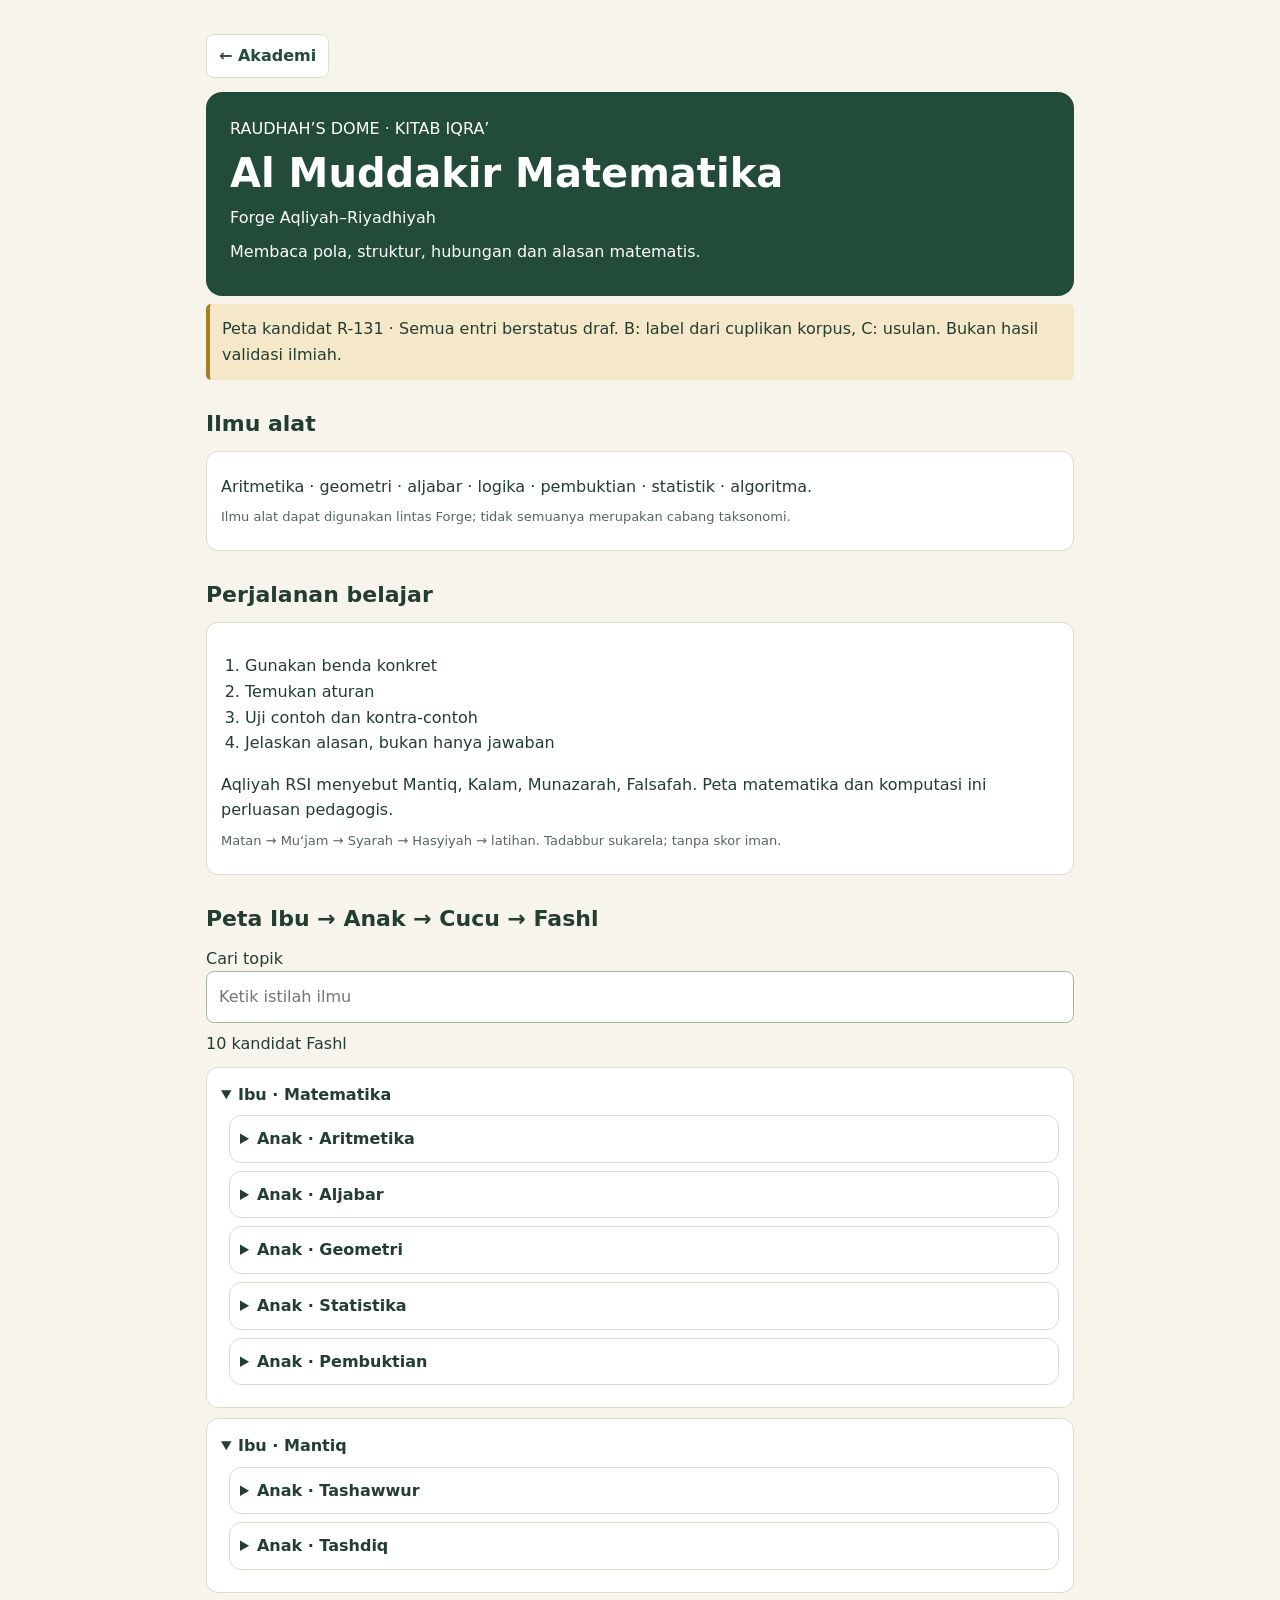
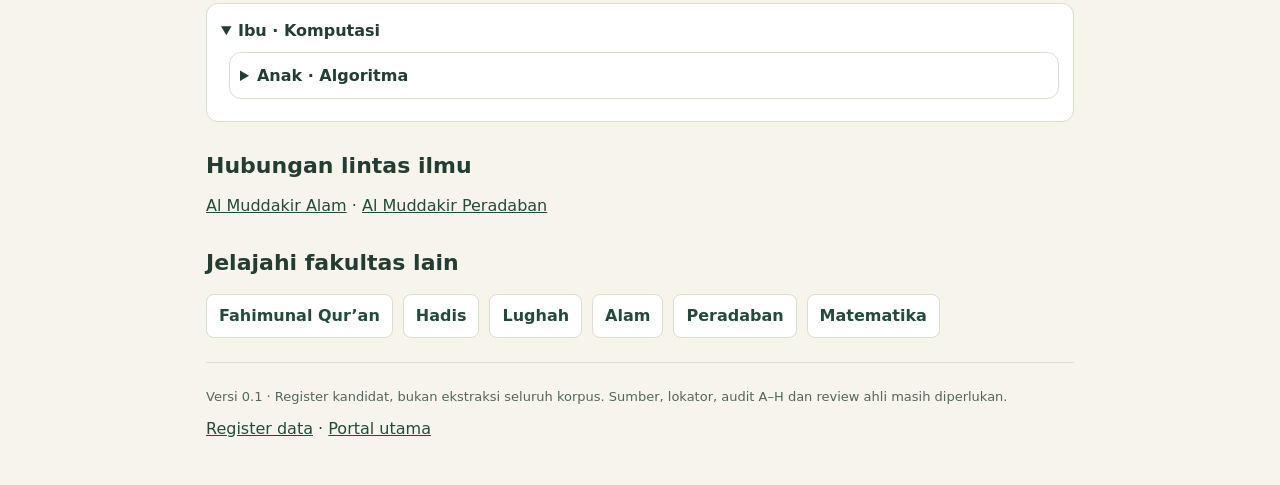
<file: al-muddakir-matematika/index.html>
<!doctype html><html lang="id"><head><meta charset="utf-8"><meta name="viewport" content="width=device-width,initial-scale=1"><title>Al Muddakir Matematika</title><link rel="stylesheet" href="../knowledge-core/map.css"></head><body><main><nav><a href="../index.html">← Akademi</a></nav><header><div>RAUDHAH’S DOME · KITAB IQRA’</div><h1>Al Muddakir Matematika</h1><p>Forge Aqliyah–Riyadhiyah</p><p>Membaca pola, struktur, hubungan dan alasan matematis.</p></header><p class="notice">Peta kandidat R-131 · Semua entri berstatus draf. B: label dari cuplikan korpus, C: usulan. Bukan hasil validasi ilmiah.</p><h2>Ilmu alat</h2><section class="panel"><p>Aritmetika · geometri · aljabar · logika · pembuktian · statistik · algoritma.</p><p class="small">Ilmu alat dapat digunakan lintas Forge; tidak semuanya merupakan cabang taksonomi.</p></section><h2>Perjalanan belajar</h2><section class="panel"><ol><li>Gunakan benda konkret</li><li>Temukan aturan</li><li>Uji contoh dan kontra-contoh</li><li>Jelaskan alasan, bukan hanya jawaban</li></ol><p>Aqliyah RSI menyebut Mantiq, Kalam, Munazarah, Falsafah. Peta matematika dan komputasi ini perluasan pedagogis.</p><p class="small">Matan → Mu‘jam → Syarah → Hasyiyah → latihan. Tadabbur sukarela; tanpa skor iman.</p></section><h2>Peta Ibu → Anak → Cucu → Fashl</h2><label for="search">Cari topik</label><input id="search" type="search" placeholder="Ketik istilah ilmu"><p id="count" role="status">10 kandidat Fashl</p><div id="tree"><details open><summary>Ibu · Matematika</summary><details><summary>Anak · Aritmetika</summary><details><summary>Cucu · Bilangan</summary><div class="leaf" data-path="matematika aritmetika bilangan operasi hitung"><strong>Fashl · Operasi hitung</strong><p class="small">ma-001 · C — Usulan · Draf</p><span class="small">Materi lengkap belum tersedia.</span></div></details></details><details><summary>Anak · Aljabar</summary><details><summary>Cucu · Barisan</summary><div class="leaf" data-path="matematika aljabar barisan pola dan generalisasi"><strong>Fashl · Pola dan generalisasi</strong><p class="small">ma-002 · C — Usulan · Draf</p><a class="button" href="../al-muddakir-faculties/index.html?faculty=matematika&amp;unit=MAT-01">Buka latihan pilot MAT-01</a></div></details><details><summary>Cucu · Persamaan</summary><div class="leaf" data-path="matematika aljabar persamaan persamaan linear"><strong>Fashl · Persamaan linear</strong><p class="small">ma-005 · C — Usulan · Draf</p><span class="small">Materi lengkap belum tersedia.</span></div></details></details><details><summary>Anak · Geometri</summary><details><summary>Cucu · Bangun datar</summary><div class="leaf" data-path="matematika geometri bangun datar luas petak"><strong>Fashl · Luas petak</strong><p class="small">ma-003 · C — Usulan · Draf</p><a class="button" href="../al-muddakir-faculties/index.html?faculty=matematika&amp;unit=MAT-02">Buka latihan pilot MAT-02</a></div></details><details><summary>Cucu · Transformasi</summary><div class="leaf" data-path="matematika geometri transformasi simetri"><strong>Fashl · Simetri</strong><p class="small">ma-006 · C — Usulan · Draf</p><span class="small">Materi lengkap belum tersedia.</span></div></details></details><details><summary>Anak · Statistika</summary><details><summary>Cucu · Representasi data</summary><div class="leaf" data-path="matematika statistika representasi data data dan kesimpulan"><strong>Fashl · Data dan kesimpulan</strong><p class="small">ma-004 · C — Usulan · Draf</p><a class="button" href="../al-muddakir-faculties/index.html?faculty=matematika&amp;unit=MAT-03">Buka latihan pilot MAT-03</a></div></details></details><details><summary>Anak · Pembuktian</summary><details><summary>Cucu · Argumen</summary><div class="leaf" data-path="matematika pembuktian argumen contoh dan kontra-contoh"><strong>Fashl · Contoh dan kontra-contoh</strong><p class="small">ma-010 · C — Usulan · Draf</p><span class="small">Materi lengkap belum tersedia.</span></div></details></details></details><details open><summary>Ibu · Mantiq</summary><details><summary>Anak · Tashawwur</summary><details><summary>Cucu · Ta‘rif</summary><div class="leaf" data-path="mantiq tashawwur ta‘rif batas konsep"><strong>Fashl · Batas konsep</strong><p class="small">ma-007 · C — Usulan · Draf</p><span class="small">Materi lengkap belum tersedia.</span></div></details></details><details><summary>Anak · Tashdiq</summary><details><summary>Cucu · Qiyas</summary><div class="leaf" data-path="mantiq tashdiq qiyas validitas inferensi"><strong>Fashl · Validitas inferensi</strong><p class="small">ma-008 · C — Usulan · Draf</p><span class="small">Materi lengkap belum tersedia.</span></div></details></details></details><details open><summary>Ibu · Komputasi</summary><details><summary>Anak · Algoritma</summary><details><summary>Cucu · Urutan instruksi</summary><div class="leaf" data-path="komputasi algoritma urutan instruksi percabangan dan perulangan"><strong>Fashl · Percabangan dan perulangan</strong><p class="small">ma-009 · C — Usulan · Draf</p><span class="small">Materi lengkap belum tersedia.</span></div></details></details></details></div><h2>Hubungan lintas ilmu</h2><p><a href="../al-muddakir-alam/index.html">Al Muddakir Alam</a> · <a href="../al-muddakir-peradaban/index.html">Al Muddakir Peradaban</a></p><h2>Jelajahi fakultas lain</h2><nav><a href="../al-muddakir-quran/index.html">Fahimunal Qur’an</a><a href="../al-muddakir-hadis/index.html">Hadis</a><a href="../al-muddakir-lughah/index.html">Lughah</a><a href="../al-muddakir-alam/index.html">Alam</a><a href="../al-muddakir-peradaban/index.html">Peradaban</a><a href="../al-muddakir-matematika/index.html">Matematika</a></nav><footer><p class="small">Versi 0.1 · Register kandidat, bukan ekstraksi seluruh korpus. Sumber, lokator, audit A–H dan review ahli masih diperlukan.</p><a href="../knowledge-core/registry.json">Register data</a> · <a href="../index.html">Portal utama</a></footer></main><script src="../knowledge-core/map.js"></script></body></html>
</file>
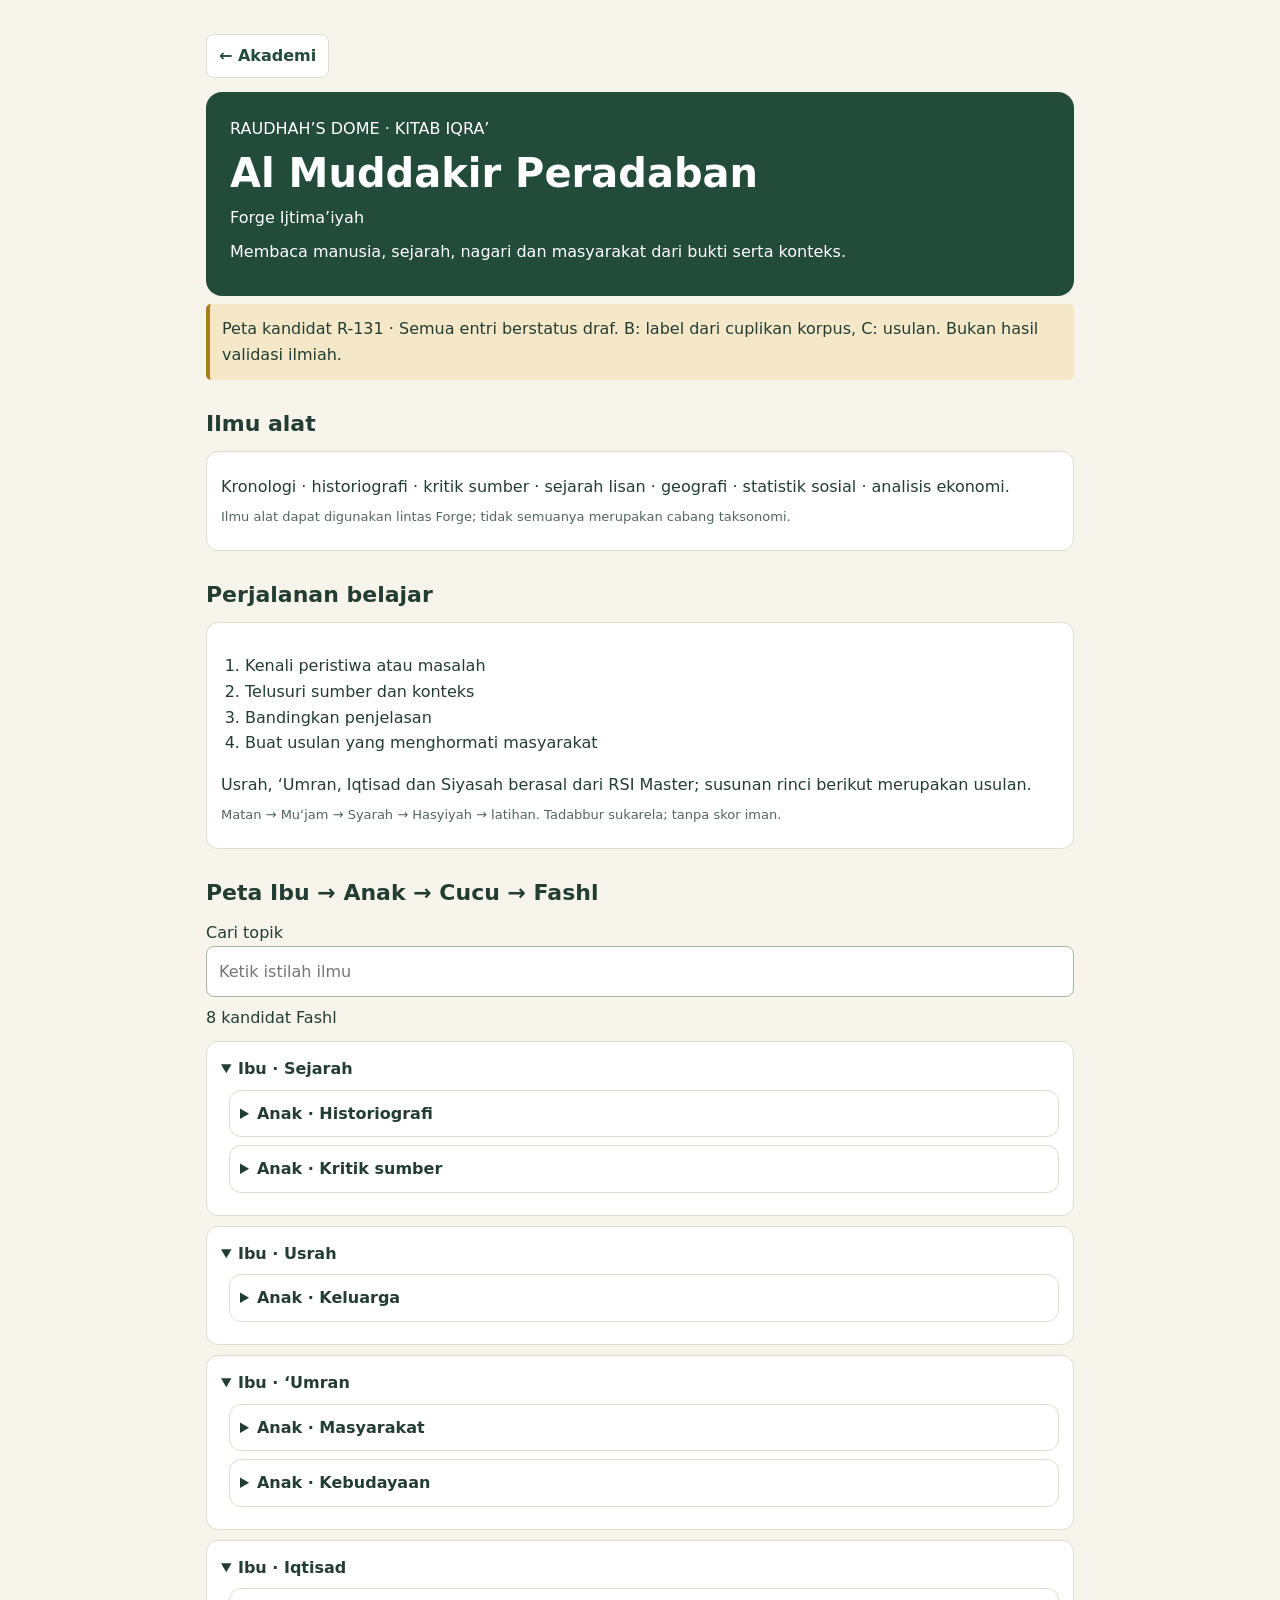
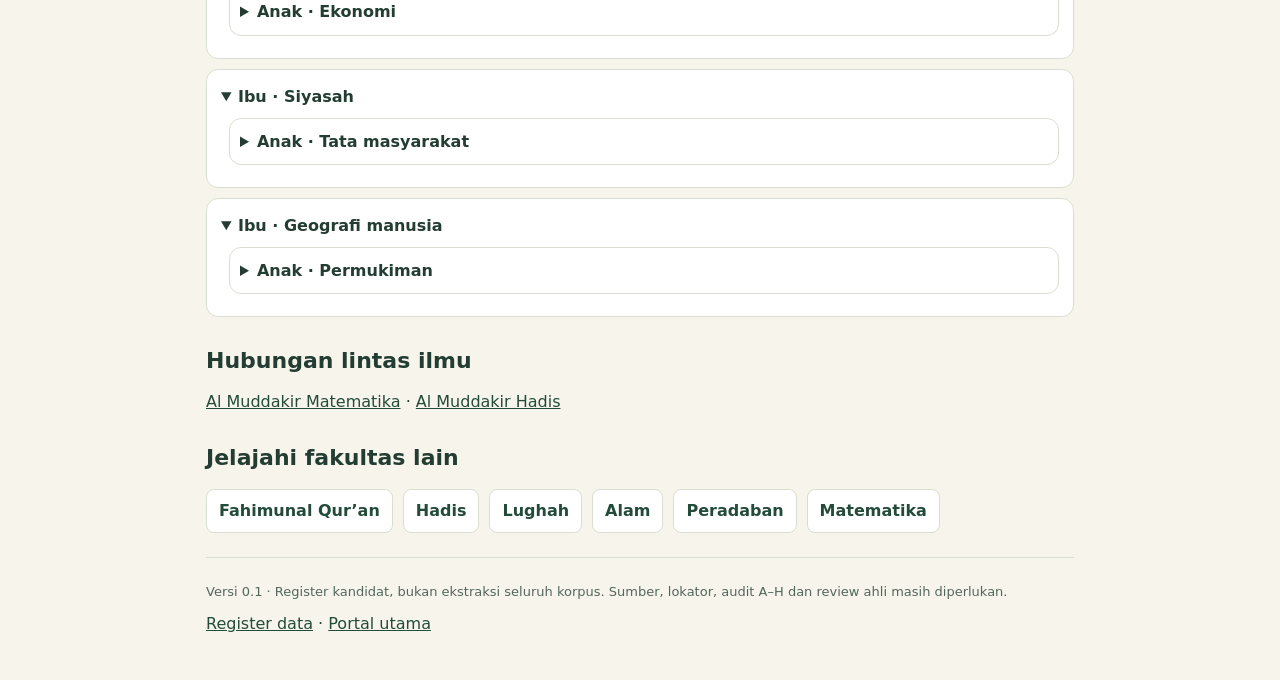
<file: al-muddakir-peradaban/index.html>
<!doctype html><html lang="id"><head><meta charset="utf-8"><meta name="viewport" content="width=device-width,initial-scale=1"><title>Al Muddakir Peradaban</title><link rel="stylesheet" href="../knowledge-core/map.css"></head><body><main><nav><a href="../index.html">← Akademi</a></nav><header><div>RAUDHAH’S DOME · KITAB IQRA’</div><h1>Al Muddakir Peradaban</h1><p>Forge Ijtima’iyah</p><p>Membaca manusia, sejarah, nagari dan masyarakat dari bukti serta konteks.</p></header><p class="notice">Peta kandidat R-131 · Semua entri berstatus draf. B: label dari cuplikan korpus, C: usulan. Bukan hasil validasi ilmiah.</p><h2>Ilmu alat</h2><section class="panel"><p>Kronologi · historiografi · kritik sumber · sejarah lisan · geografi · statistik sosial · analisis ekonomi.</p><p class="small">Ilmu alat dapat digunakan lintas Forge; tidak semuanya merupakan cabang taksonomi.</p></section><h2>Perjalanan belajar</h2><section class="panel"><ol><li>Kenali peristiwa atau masalah</li><li>Telusuri sumber dan konteks</li><li>Bandingkan penjelasan</li><li>Buat usulan yang menghormati masyarakat</li></ol><p>Usrah, ‘Umran, Iqtisad dan Siyasah berasal dari RSI Master; susunan rinci berikut merupakan usulan.</p><p class="small">Matan → Mu‘jam → Syarah → Hasyiyah → latihan. Tadabbur sukarela; tanpa skor iman.</p></section><h2>Peta Ibu → Anak → Cucu → Fashl</h2><label for="search">Cari topik</label><input id="search" type="search" placeholder="Ketik istilah ilmu"><p id="count" role="status">8 kandidat Fashl</p><div id="tree"><details open><summary>Ibu · Sejarah</summary><details><summary>Anak · Historiografi</summary><details><summary>Cucu · Kronologi</summary><div class="leaf" data-path="sejarah historiografi kronologi jejak sejarah"><strong>Fashl · Jejak sejarah</strong><p class="small">pr-001 · C — Usulan · Draf</p><a class="button" href="../al-muddakir-faculties/index.html?faculty=peradaban&amp;unit=PRD-01">Buka latihan pilot PRD-01</a></div></details></details><details><summary>Anak · Kritik sumber</summary><details><summary>Cucu · Independensi kesaksian</summary><div class="leaf" data-path="sejarah kritik sumber independensi kesaksian berita dan sumber"><strong>Fashl · Berita dan sumber</strong><p class="small">pr-002 · C — Usulan · Draf</p><a class="button" href="../al-muddakir-faculties/index.html?faculty=peradaban&amp;unit=PRD-03">Buka latihan pilot PRD-03</a></div></details></details></details><details open><summary>Ibu · Usrah</summary><details><summary>Anak · Keluarga</summary><details><summary>Cucu · Relasi sosial</summary><div class="leaf" data-path="usrah keluarga relasi sosial tanggung jawab antaranggota"><strong>Fashl · Tanggung jawab antaranggota</strong><p class="small">pr-003 · C — Usulan · Draf</p><span class="small">Materi lengkap belum tersedia.</span></div></details></details></details><details open><summary>Ibu · ‘Umran</summary><details><summary>Anak · Masyarakat</summary><details><summary>Cucu · Kerja sama</summary><div class="leaf" data-path="‘umran masyarakat kerja sama nagari dan kerja sama"><strong>Fashl · Nagari dan kerja sama</strong><p class="small">pr-004 · C — Usulan · Draf</p><a class="button" href="../al-muddakir-faculties/index.html?faculty=peradaban&amp;unit=PRD-02">Buka latihan pilot PRD-02</a></div></details></details><details><summary>Anak · Kebudayaan</summary><details><summary>Cucu · Adat</summary><div class="leaf" data-path="‘umran kebudayaan adat tradisi dan perubahan"><strong>Fashl · Tradisi dan perubahan</strong><p class="small">pr-005 · C — Usulan · Draf</p><span class="small">Materi lengkap belum tersedia.</span></div></details></details></details><details open><summary>Ibu · Iqtisad</summary><details><summary>Anak · Ekonomi</summary><details><summary>Cucu · Kegiatan ekonomi</summary><div class="leaf" data-path="iqtisad ekonomi kegiatan ekonomi produksi dan distribusi"><strong>Fashl · Produksi dan distribusi</strong><p class="small">pr-006 · C — Usulan · Draf</p><span class="small">Materi lengkap belum tersedia.</span></div></details></details></details><details open><summary>Ibu · Siyasah</summary><details><summary>Anak · Tata masyarakat</summary><details><summary>Cucu · Musyawarah</summary><div class="leaf" data-path="siyasah tata masyarakat musyawarah pengambilan keputusan bersama"><strong>Fashl · Pengambilan keputusan bersama</strong><p class="small">pr-007 · C — Usulan · Draf</p><span class="small">Materi lengkap belum tersedia.</span></div></details></details></details><details open><summary>Ibu · Geografi manusia</summary><details><summary>Anak · Permukiman</summary><details><summary>Cucu · Ruang dan manusia</summary><div class="leaf" data-path="geografi manusia permukiman ruang dan manusia peta lingkungan"><strong>Fashl · Peta lingkungan</strong><p class="small">pr-008 · C — Usulan · Draf</p><span class="small">Materi lengkap belum tersedia.</span></div></details></details></details></div><h2>Hubungan lintas ilmu</h2><p><a href="../al-muddakir-matematika/index.html">Al Muddakir Matematika</a> · <a href="../al-muddakir-hadis/index.html">Al Muddakir Hadis</a></p><h2>Jelajahi fakultas lain</h2><nav><a href="../al-muddakir-quran/index.html">Fahimunal Qur’an</a><a href="../al-muddakir-hadis/index.html">Hadis</a><a href="../al-muddakir-lughah/index.html">Lughah</a><a href="../al-muddakir-alam/index.html">Alam</a><a href="../al-muddakir-peradaban/index.html">Peradaban</a><a href="../al-muddakir-matematika/index.html">Matematika</a></nav><footer><p class="small">Versi 0.1 · Register kandidat, bukan ekstraksi seluruh korpus. Sumber, lokator, audit A–H dan review ahli masih diperlukan.</p><a href="../knowledge-core/registry.json">Register data</a> · <a href="../index.html">Portal utama</a></footer></main><script src="../knowledge-core/map.js"></script></body></html>
</file>
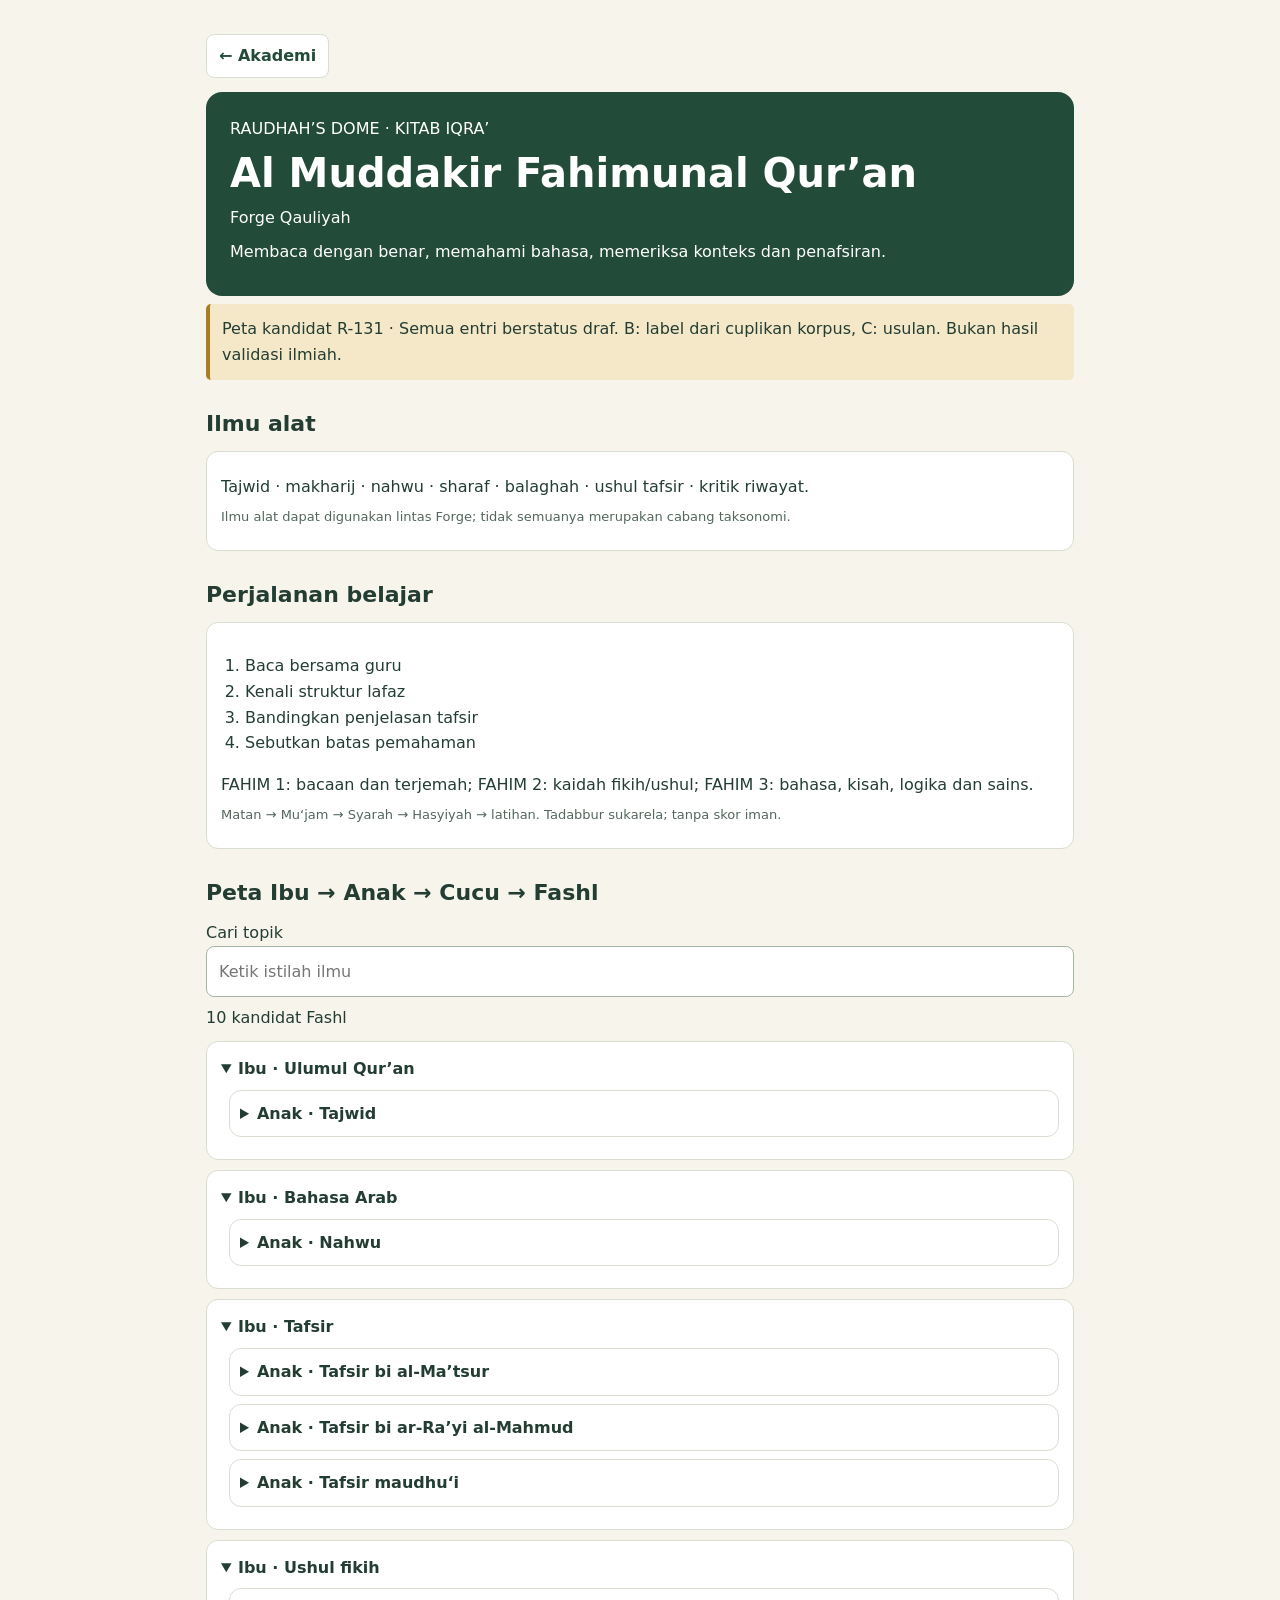
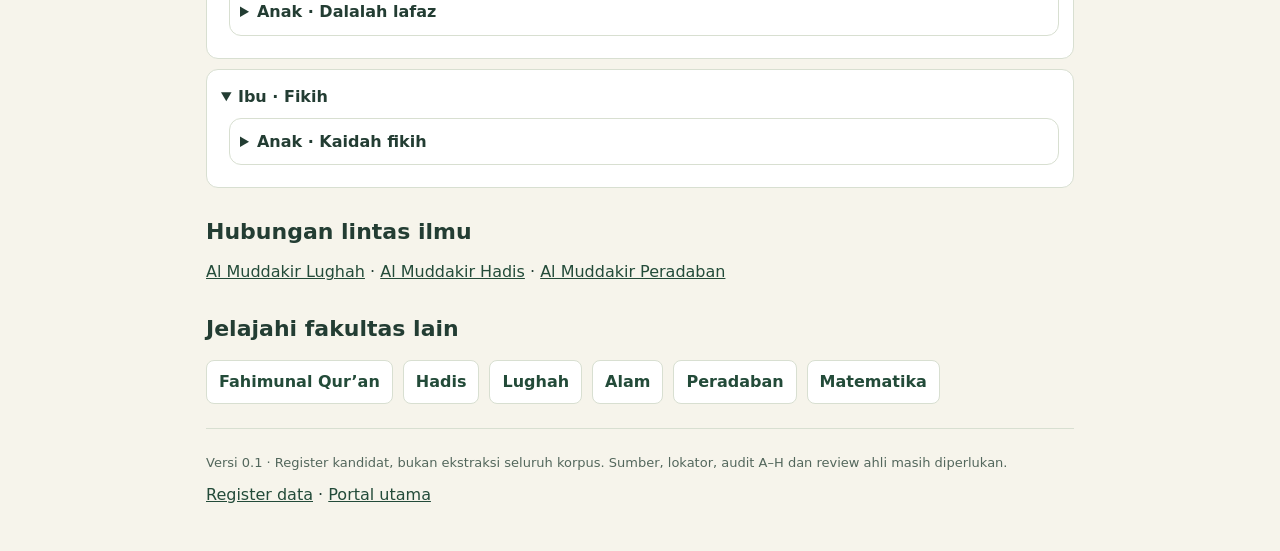
<file: al-muddakir-quran/index.html>
<!doctype html><html lang="id"><head><meta charset="utf-8"><meta name="viewport" content="width=device-width,initial-scale=1"><title>Al Muddakir Fahimunal Qur’an</title><link rel="stylesheet" href="../knowledge-core/map.css"></head><body><main><nav><a href="../index.html">← Akademi</a></nav><header><div>RAUDHAH’S DOME · KITAB IQRA’</div><h1>Al Muddakir Fahimunal Qur’an</h1><p>Forge Qauliyah</p><p>Membaca dengan benar, memahami bahasa, memeriksa konteks dan penafsiran.</p></header><p class="notice">Peta kandidat R-131 · Semua entri berstatus draf. B: label dari cuplikan korpus, C: usulan. Bukan hasil validasi ilmiah.</p><h2>Ilmu alat</h2><section class="panel"><p>Tajwid · makharij · nahwu · sharaf · balaghah · ushul tafsir · kritik riwayat.</p><p class="small">Ilmu alat dapat digunakan lintas Forge; tidak semuanya merupakan cabang taksonomi.</p></section><h2>Perjalanan belajar</h2><section class="panel"><ol><li>Baca bersama guru</li><li>Kenali struktur lafaz</li><li>Bandingkan penjelasan tafsir</li><li>Sebutkan batas pemahaman</li></ol><p>FAHIM 1: bacaan dan terjemah; FAHIM 2: kaidah fikih/ushul; FAHIM 3: bahasa, kisah, logika dan sains.</p><p class="small">Matan → Mu‘jam → Syarah → Hasyiyah → latihan. Tadabbur sukarela; tanpa skor iman.</p></section><h2>Peta Ibu → Anak → Cucu → Fashl</h2><label for="search">Cari topik</label><input id="search" type="search" placeholder="Ketik istilah ilmu"><p id="count" role="status">10 kandidat Fashl</p><div id="tree"><details open><summary>Ibu · Ulumul Qur’an</summary><details><summary>Anak · Tajwid</summary><details><summary>Cucu · Makharij</summary><div class="leaf" data-path="ulumul qur’an tajwid makharij pengenalan tempat keluarnya huruf"><strong>Fashl · Pengenalan tempat keluarnya huruf</strong><p class="small">fa-001 · C — Usulan · Draf</p><span class="small">Materi lengkap belum tersedia.</span></div></details><details><summary>Cucu · Hukum bacaan</summary><div class="leaf" data-path="ulumul qur’an tajwid hukum bacaan nun sukun dan tanwin"><strong>Fashl · Nun sukun dan tanwin</strong><p class="small">fa-002 · C — Usulan · Draf</p><span class="small">Materi lengkap belum tersedia.</span></div></details></details></details><details open><summary>Ibu · Bahasa Arab</summary><details><summary>Anak · Nahwu</summary><details><summary>Cucu · Isim</summary><div class="leaf" data-path="bahasa arab nahwu isim isim mu‘rab"><strong>Fashl · Isim mu‘rab</strong><p class="small">fa-003 · B — Label dari cuplikan korpus · Draf</p><span class="small">Materi lengkap belum tersedia.</span></div></details><details><summary>Cucu · Fi‘il</summary><div class="leaf" data-path="bahasa arab nahwu fi‘il fi‘il mudhari‘"><strong>Fashl · Fi‘il mudhari‘</strong><p class="small">fa-004 · B — Label dari cuplikan korpus · Draf</p><span class="small">Materi lengkap belum tersedia.</span></div></details></details></details><details open><summary>Ibu · Tafsir</summary><details><summary>Anak · Tafsir bi al-Ma’tsur</summary><details><summary>Cucu · Sumber riwayat</summary><div class="leaf" data-path="tafsir tafsir bi al-ma’tsur sumber riwayat al-qur’an dengan al-qur’an"><strong>Fashl · Al-Qur’an dengan Al-Qur’an</strong><p class="small">fa-005 · B — Label dari cuplikan korpus · Draf</p><span class="small">Materi lengkap belum tersedia.</span></div><div class="leaf" data-path="tafsir tafsir bi al-ma’tsur sumber riwayat al-qur’an dengan sunnah"><strong>Fashl · Al-Qur’an dengan Sunnah</strong><p class="small">fa-006 · B — Label dari cuplikan korpus · Draf</p><span class="small">Materi lengkap belum tersedia.</span></div></details></details><details><summary>Anak · Tafsir bi ar-Ra’yi al-Mahmud</summary><details><summary>Cucu · Analisis konteks</summary><div class="leaf" data-path="tafsir tafsir bi ar-ra’yi al-mahmud analisis konteks asbab nuzul"><strong>Fashl · Asbab nuzul</strong><p class="small">fa-007 · B — Label dari cuplikan korpus · Draf</p><span class="small">Materi lengkap belum tersedia.</span></div></details></details><details><summary>Anak · Tafsir maudhu‘i</summary><details><summary>Cucu · Pengumpulan ayat tematik</summary><div class="leaf" data-path="tafsir tafsir maudhu‘i pengumpulan ayat tematik tema sosial"><strong>Fashl · Tema sosial</strong><p class="small">fa-008 · B — Label dari cuplikan korpus · Draf</p><span class="small">Materi lengkap belum tersedia.</span></div></details></details></details><details open><summary>Ibu · Ushul fikih</summary><details><summary>Anak · Dalalah lafaz</summary><details><summary>Cucu · Keumuman dan kekhususan</summary><div class="leaf" data-path="ushul fikih dalalah lafaz keumuman dan kekhususan ‘amm dan khass"><strong>Fashl · ‘Amm dan khass</strong><p class="small">fa-009 · C — Usulan · Draf</p><span class="small">Materi lengkap belum tersedia.</span></div></details></details></details><details open><summary>Ibu · Fikih</summary><details><summary>Anak · Kaidah fikih</summary><details><summary>Cucu · Kaidah dasar</summary><div class="leaf" data-path="fikih kaidah fikih kaidah dasar hubungan niat dan perbuatan"><strong>Fashl · Hubungan niat dan perbuatan</strong><p class="small">fa-010 · C — Usulan · Draf</p><span class="small">Materi lengkap belum tersedia.</span></div></details></details></details></div><h2>Hubungan lintas ilmu</h2><p><a href="../al-muddakir-lughah/index.html">Al Muddakir Lughah</a> · <a href="../al-muddakir-hadis/index.html">Al Muddakir Hadis</a> · <a href="../al-muddakir-peradaban/index.html">Al Muddakir Peradaban</a></p><h2>Jelajahi fakultas lain</h2><nav><a href="../al-muddakir-quran/index.html">Fahimunal Qur’an</a><a href="../al-muddakir-hadis/index.html">Hadis</a><a href="../al-muddakir-lughah/index.html">Lughah</a><a href="../al-muddakir-alam/index.html">Alam</a><a href="../al-muddakir-peradaban/index.html">Peradaban</a><a href="../al-muddakir-matematika/index.html">Matematika</a></nav><footer><p class="small">Versi 0.1 · Register kandidat, bukan ekstraksi seluruh korpus. Sumber, lokator, audit A–H dan review ahli masih diperlukan.</p><a href="../knowledge-core/registry.json">Register data</a> · <a href="../index.html">Portal utama</a></footer></main><script src="../knowledge-core/map.js"></script></body></html>
</file>
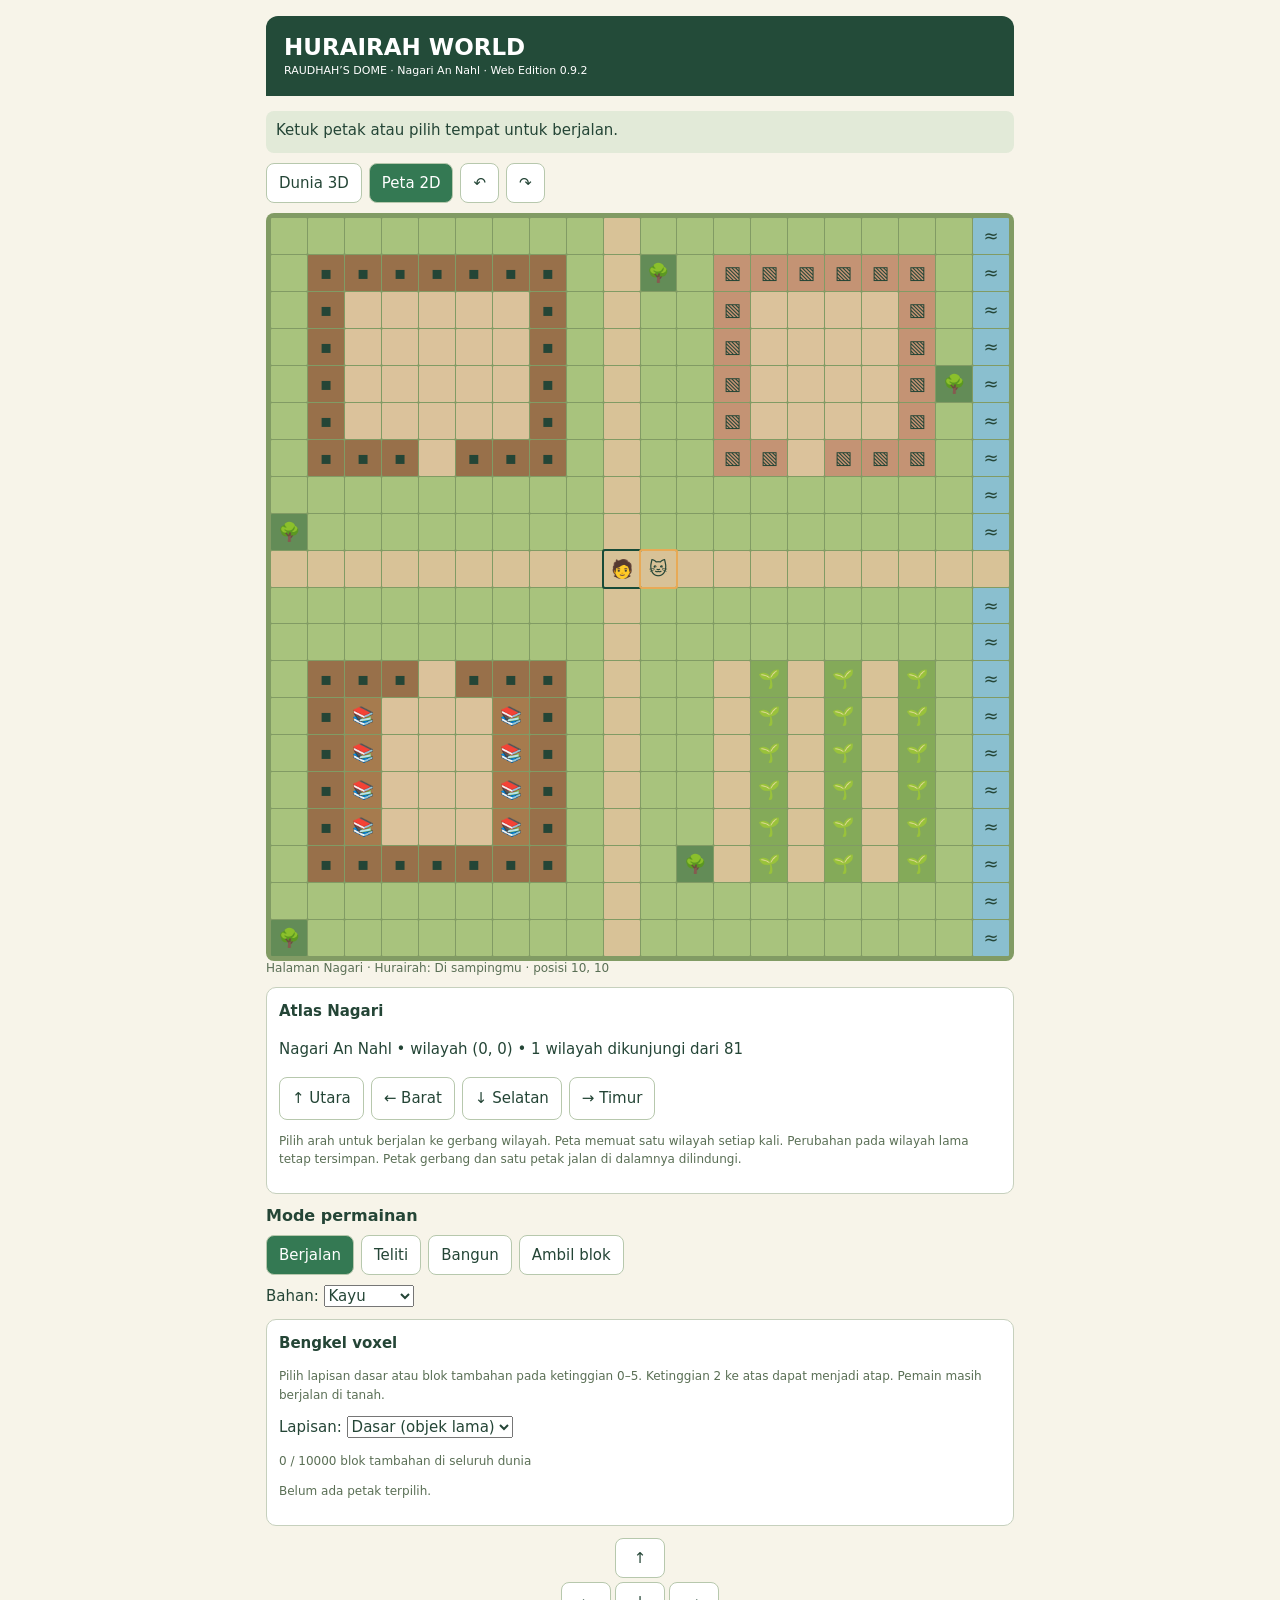
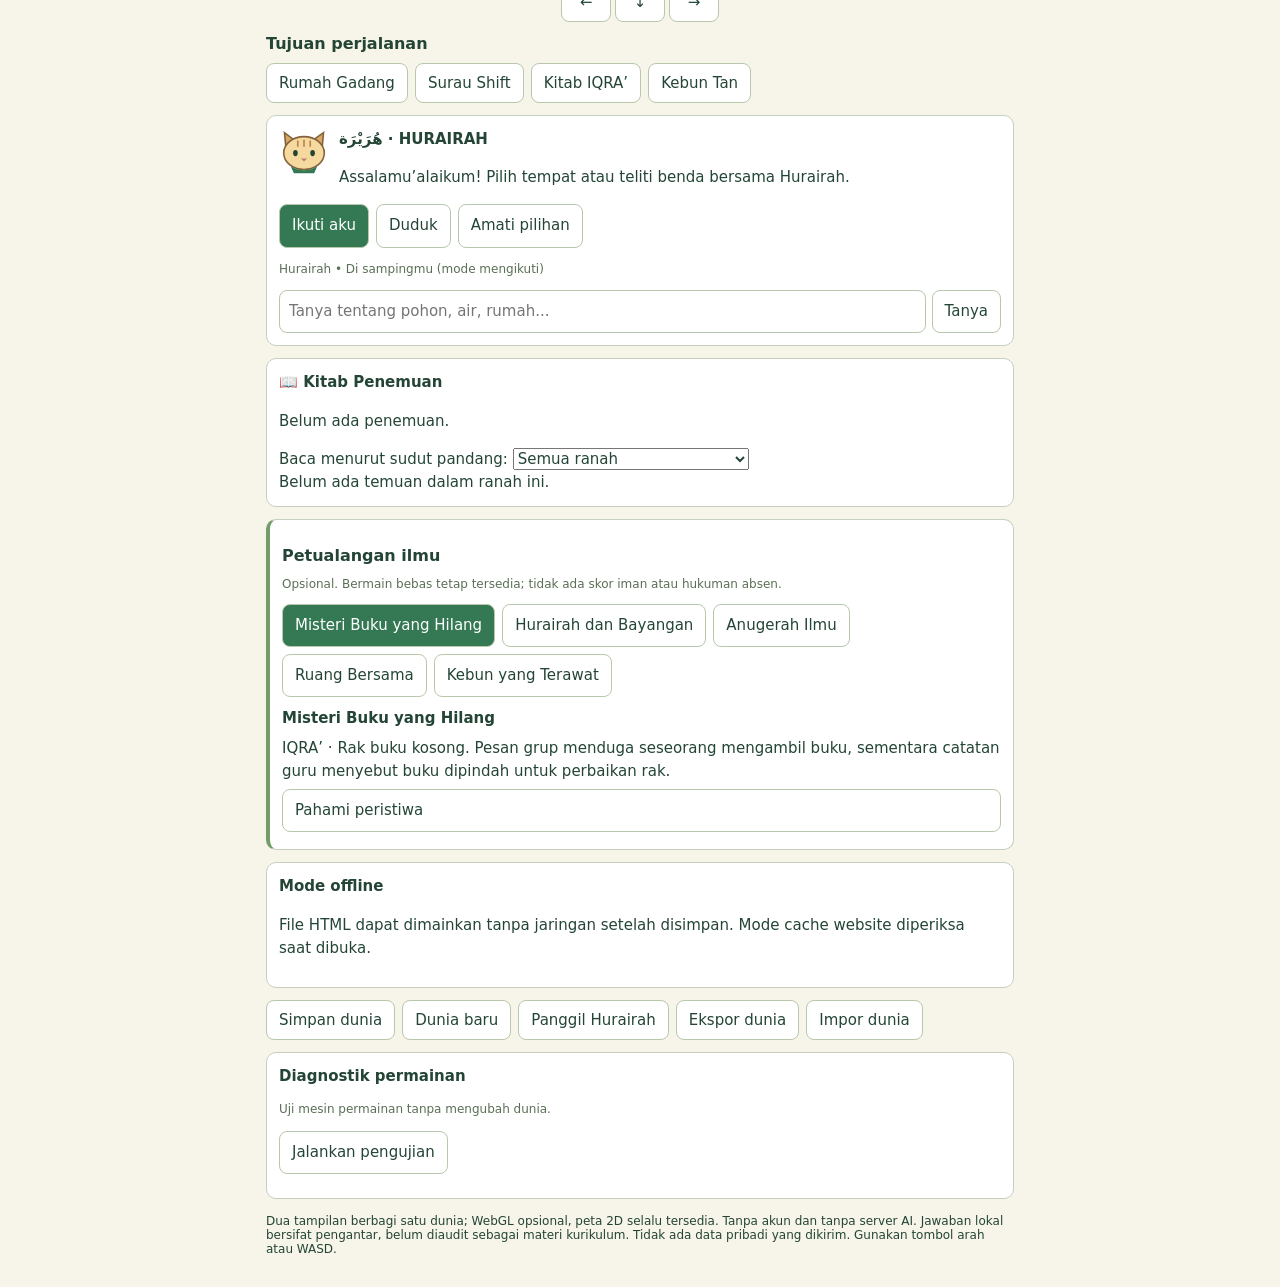
<file: hurairah-world/index.html>
<!doctype html>
<html lang="id"><head><meta charset="utf-8"><meta name="viewport" content="width=device-width, initial-scale=1"><meta name="theme-color" content="#234b39"><title>Hurairah World — Raudhah’s Dome</title><link rel="manifest" href="./manifest.webmanifest"><style>
*{box-sizing:border-box}body{margin:0;background:#f7f4e9;color:#244536;font:15px system-ui,sans-serif}main{max-width:780px;margin:auto;padding:16px}header{background:#234b39;color:#fff;padding:18px;border-radius:12px 12px 0 0}h1{font-size:23px;margin:0}small{font-size:11px}#board{display:grid;grid-template-columns:repeat(20,minmax(0,1fr));aspect-ratio:1;gap:1px;background:#819b64;padding:5px;border-radius:8px}.tile{min-width:0;padding:0;border:0;border-radius:1px;aspect-ratio:1;font-size:clamp(8px,2.4vw,18px);line-height:1;cursor:pointer;display:flex;justify-content:center;align-items:center}.g{background:#a8c37d}.p{background:#d8c297}.f{background:#dbc29b}.w{background:#98704a}.b{background:#c49374}.s{background:#8a9991}.t{background:#638c57}.a{background:#8abfcf}.l{background:#a67b4e}.c{background:#84aa59}.player{outline:2px solid #174b38;z-index:1}.cat{outline:2px solid #e8aa56;z-index:1}.selected{box-shadow:inset 0 0 0 2px #fff5b0}.row{display:flex;flex-wrap:wrap;gap:7px;margin:10px 0}button,select,input{font:inherit;color:inherit}button:not(.tile){border:1px solid #b7c8ad;background:white;border-radius:8px;padding:9px 12px;cursor:pointer;min-height:40px}button.active{background:#347953;color:white}.pad{display:grid;grid-template-columns:repeat(3,50px);gap:4px;justify-content:center;margin:10px auto}.card{padding:12px;border:1px solid #c6d0bd;border-radius:10px;background:white;margin:12px 0;line-height:1.55}.muted{font-size:12px;color:#5a6f55}#status{background:#e2ead8;padding:10px;border-radius:8px;margin:10px 0;min-height:42px}#question{display:flex;gap:6px}input{min-width:0;flex:1;padding:9px;border:1px solid #b8c6ae;border-radius:8px}button:focus-visible{outline:3px solid #d3a94d}h2{font-size:16px;margin:12px 0 4px}#fatal{color:#a13426}footer{font-size:12px;margin:15px 0}
[hidden]{display:none!important}.viewport{position:relative;border-radius:10px;overflow:hidden;background:#b8dbe3}#scene3d{display:block;width:100%;height:auto;touch-action:none}#aim{position:absolute;left:50%;top:50%;transform:translate(-50%,-50%);color:white;font-size:24px;text-shadow:1px 1px #333;pointer-events:none}.scene-caption{position:absolute;top:8px;left:8px;background:#fffde9eb;border-radius:5px;padding:5px 8px;font-size:11px;pointer-events:none}.scene-caption.right{left:auto;right:8px}.quest{border-left:4px solid #729d68}.quest h3{font-size:15px;margin:0 0 5px}.quest p{margin:6px 0}.choice{display:block;width:100%;text-align:left;margin:5px 0}#journal article{padding:9px 0;border-bottom:1px solid #e1e6da}#journal article:last-child{border:0}.avatar{float:left;width:50px;height:50px;margin-right:10px}button:disabled{opacity:.6;cursor:default}@media(max-width:480px){main{padding:8px}.tile{font-size:10px}header h1{font-size:20px}} .cat-moving{animation:catstep .36s ease-in-out infinite alternate}.cat-sitting{filter:saturate(.8)}.cat-observe{outline-color:#4c8b82}.cat-explain{outline-color:#6a7bca}@keyframes catstep{from{transform:translateY(0)}to{transform:translateY(-2px)}}@media(prefers-reduced-motion:reduce){.cat-moving{animation:none}}</style></head><body><main><header><h1>HURAIRAH WORLD</h1><small>RAUDHAH’S DOME · Nagari An Nahl · Web Edition 0.9.2</small></header><noscript>Aktifkan JavaScript untuk bermain.</noscript><p id="fatal" role="alert"></p><div id="status" role="status">Menyiapkan nagari…</div><div class="row"><button id="view3" type="button">Dunia 3D</button><button id="view2" class="active" type="button">Peta 2D</button><button id="turnleft" type="button" aria-label="Lihat kiri">↶</button><button id="turnright" type="button" aria-label="Lihat kanan">↷</button></div><div id="viewwrap" class="viewport" hidden><canvas id="scene3d" width="640" height="400" aria-label="Dunia voxel orang pertama"></canvas><span id="aim">+</span><span class="scene-caption" id="viewlabel">Nagari An Nahl</span><span class="scene-caption right" id="targetlabel">Objek: —</span></div><div class="row" id="sceneactions" hidden><button id="sceneinspect">Teliti objek</button><button id="scenebuild">Bangun</button><button id="sceneerase">Ambil</button><button id="pitchup">Lihat atas</button><button id="pitchdown">Lihat bawah</button></div><div id="board" role="group" aria-label="Peta permainan"></div><div id="info" class="muted"></div><section class="card"><strong>Atlas Nagari</strong><p id="region" role="status"></p><div class="row"><button id="north">↑ Utara</button><button id="west">← Barat</button><button id="south">↓ Selatan</button><button id="east">→ Timur</button></div><p class="muted">Pilih arah untuk berjalan ke gerbang wilayah. Peta memuat satu wilayah setiap kali. Perubahan pada wilayah lama tetap tersimpan. Petak gerbang dan satu petak jalan di dalamnya dilindungi.</p></section><h2>Mode permainan</h2><div class="row" id="modes"><button data-mode="walk" class="active">Berjalan</button><button data-mode="inspect">Teliti</button><button data-mode="build">Bangun</button><button data-mode="erase">Ambil blok</button></div><label>Bahan: <select id="material"><option value="w">Kayu</option><option value="b">Bata</option><option value="s">Batu</option><option value="f">Lantai</option><option value="t">Pohon</option><option value="c">Tanaman</option></select></label><section class="card"><strong>Bengkel voxel</strong><p class="muted">Pilih lapisan dasar atau blok tambahan pada ketinggian 0–5. Ketinggian 2 ke atas dapat menjadi atap. Pemain masih berjalan di tanah.</p><label>Lapisan: <select id="level"><option value="base">Dasar (objek lama)</option><option value="0">0 — tanah</option><option value="1">1 — dinding atas</option><option value="2">2 — atap</option><option value="3">3</option><option value="4">4</option><option value="5">5</option></select></label><p id="voxelcount" class="muted"></p><p id="selection" class="muted">Belum ada petak terpilih.</p></section><div class="pad"><span></span><button data-step="0,-1" aria-label="Maju">↑</button><span></span><button data-step="-1,0" aria-label="Kiri">←</button><button data-step="0,1" aria-label="Mundur">↓</button><button data-step="1,0" aria-label="Kanan">→</button></div><h2>Tujuan perjalanan</h2><div id="sites" class="row"></div><div class="card"><svg class="avatar" viewBox="0 0 64 64" aria-label="Hurairah kucing krem bersyal hijau"><path d="M9 27 7 6 23 18 40 18 57 6 55 28" fill="#d8a667" stroke="#84613a" stroke-width="2"/><ellipse cx="32" cy="32" rx="26" ry="21" fill="#f5d99e" stroke="#84613a" stroke-width="2"/><path d="M24 16v8m8-9v9m8-8v8" stroke="#b3834a" stroke-width="2"/><ellipse cx="21" cy="32" rx="3" ry="4" fill="#244536"/><ellipse cx="43" cy="32" rx="3" ry="4" fill="#244536"/><path d="M28 39h8l-4 4z" fill="#b8816b"/><path d="M15 49q17 10 34 0l-4 9H19z" fill="#347953"/></svg><strong>هُرَيْرَة · HURAIRAH</strong><p id="reply" aria-live="polite">Assalamu’alaikum! Pilih tempat atau teliti benda bersama Hurairah.</p><div class="row"><button id="catfollow">Ikuti aku</button><button id="catsit">Duduk</button><button id="catobserve">Amati pilihan</button></div><p id="catmood" class="muted" role="status"></p><form id="question"><input id="ask" placeholder="Tanya tentang pohon, air, rumah..." aria-label="Pertanyaan"><button type="submit">Tanya</button></form></div><div class="card"><strong>📖 Kitab Penemuan</strong><p id="book">Belum ada penemuan.</p><label>Baca menurut sudut pandang: <select id="lens"><option value="all">Semua ranah</option><option value="kauniyah">Kauniyah — alam</option><option value="qauliyah">Qauliyah — tuntunan wahyu</option><option value="nafsiyah">Nabi &amp; Nafsiyah — adab</option><option value="ijtima">Ijtima’iyah — masyarakat</option><option value="aqliyah">Aqliyah–Riyadhiyah — nalar</option></select></label><div id="journal"></div></div><section class="card quest"><h2>Petualangan ilmu</h2><p class="muted">Opsional. Bermain bebas tetap tersedia; tidak ada skor iman atau hukuman absen.</p><div id="questlist" class="row"></div><div id="questbody"></div></section><section class="card"><strong>Mode offline</strong><p id="offline" role="status">File HTML dapat dimainkan tanpa jaringan setelah disimpan. Mode cache website diperiksa saat dibuka.</p></section><div class="row"><button id="save">Simpan dunia</button><button id="reset">Dunia baru</button><button id="call">Panggil Hurairah</button><button id="backup">Ekspor dunia</button><button id="restore">Impor dunia</button><input id="importfile" type="file" accept=".json,application/json" hidden></div><section class="card"><strong>Diagnostik permainan</strong><p class="muted">Uji mesin permainan tanpa mengubah dunia.</p><button id="selftest">Jalankan pengujian</button><pre id="testresult" role="status" style="white-space:pre-wrap;font:12px system-ui"></pre></section><footer>Dua tampilan berbagi satu dunia; WebGL opsional, peta 2D selalu tersedia. Tanpa akun dan tanpa server AI. Jawaban lokal bersifat pengantar, belum diaudit sebagai materi kurikulum. Tidak ada data pribadi yang dikirim. Gunakan tombol arah atau WASD.</footer></main><script>
const createCore=function createCore(){
const N=20,D=[[1,0],[-1,0],[0,1],[0,-1]],names={g:"Rumput",p:"Jalan",f:"Lantai",w:"Kayu",b:"Bata",s:"Batu",t:"Pohon",a:"Air",l:"Rak buku",c:"Tanaman"},walkable=new Set(["g","p","f"]);
const sites=[{name:"Rumah Gadang",x:1,z:1,w:7,d:6,door:[4,6],room:[4,3],mat:"w",text:"Rumah gadang menghubungkan bentuk bangunan, keluarga, adat, dan ilmu bahan."},{name:"Surau Shift",x:12,z:1,w:6,d:6,door:[14,6],room:[14,3],mat:"b",text:"Surau merupakan salah satu ruang ibadah, pendidikan, dan kehidupan sosial di Minangkabau."},{name:"Kitab IQRA’",x:1,z:12,w:7,d:6,door:[4,12],room:[4,14],mat:"w",text:"Di perpustakaan, kita mempelajari sumber, pengertian, bukti, dan kesimpulan."},{name:"Kebun Tan",x:12,z:12,w:6,d:6,room:[14,14],text:"Kebun menghubungkan ilmu tanah, air, cahaya, dan pertumbuhan tanaman."}];
const knowledge={g:"Rumput memanfaatkan energi cahaya untuk fotosintesis.",p:"Jalan membantu orang berpindah dan menghubungkan berbagai tempat.",f:"Lantai merupakan permukaan tempat beraktivitas. Bahan dan bentuknya memengaruhi kenyamanan.",w:"Kayu berasal dari jaringan tumbuhan berkayu. Serat dan kadar air memengaruhi sifatnya.",b:"Bata merupakan bahan konstruksi. Komposisi dan proses pembuatannya memengaruhi sifatnya.",s:"Batuan dapat terbentuk melalui pembekuan magma, pengendapan, dan metamorfisme.",t:"Akar, batang, dan daun pohon mempunyai fungsi berbeda.",a:"Air berperan dalam kehidupan dan siklus hidrologi.",l:"Rak buku membantu mengatur koleksi ilmu. Periksa sumber sebelum menerima kesimpulan.",c:"Pertumbuhan tanaman dipengaruhi cahaya, air, unsur hara, dan kondisi lingkungan."};
const same=(a,b)=>a[0]===b[0]&&a[1]===b[1],inside=(a)=>Array.isArray(a)&&a.length===2&&a.every(x=>Number.isInteger(x)&&x>=0&&x<N),at=(s,a)=>s.map[a[1]][a[0]],walk=(s,a)=>inside(a)&&walkable.has(at(s,a))&&!voxelAt(s,a,0)&&!voxelAt(s,a,1),key=a=>a[1]*N+a[0],adj=a=>D.map(([x,z])=>[a[0]+x,a[1]+z]);
function fresh(){let map=Array.from({length:N},(_,z)=>Array.from({length:N},(_,x)=>x===9||z===9?"p":"g"));for(const b of sites.slice(0,3)){for(let z=b.z;z<b.z+b.d;z++)for(let x=b.x;x<b.x+b.w;x++)map[z][x]=(x===b.x||x===b.x+b.w-1||z===b.z||z===b.z+b.d-1)?""+b.mat:"f";map[b.door[1]][b.door[0]]="f";}
for(let z=13;z<=16;z++){map[z][2]="l";map[z][6]="l";}for(let z=12;z<=17;z++)for(let x=12;x<=17;x++)map[z][x]=x%2===1?"c":"p";
for(let z=0;z<N;z++)if(z!==9)map[z][19]="a";
for(const [x,z] of [[0,8],[10,1],[11,17],[18,4],[0,19]])map[z][x]="t";
return {version:1,map,p:[9,9],cat:[10,9],found:[],quests:{},world:{seed:20261125,cx:0,cz:0,regions:{}}};}
function route(s,start,goals,blocked=null){if(!walk(s,start))return null;let ok=a=>walk(s,a)&&(!blocked||!same(a,blocked)),ends=new Set(goals.filter(ok).map(key)),q=[start],prev=new Map([[key(start),null]]);for(let i=0;i<q.length;i++){let a=q[i],k=key(a);if(ends.has(k)){let out=[];while(k!==null){out.push([k%N,Math.floor(k/N)]);k=prev.get(k);}return out.reverse().slice(1);}for(let b of adj(a)){let v=key(b);if(ok(b)&&!prev.has(v)){prev.set(v,k);q.push(b);}}}return null;}
function move(s,to){if(!walk(s,to)||Math.abs(s.p[0]-to[0])+Math.abs(s.p[1]-to[1])!==1)return false;if(same(s.cat,to))s.cat=[...s.p];s.p=[...to];return true;}
function follow(s){let r=route(s,s.cat,adj(s.p),s.p);if(r===null)return "Terhalang";if(!r.length)return "Di sampingmu";s.cat=r[0];return "Mengikuti";}
function edit(s,a,m){if(!inside(a)||protectedGate(a)||same(a,s.p)||same(a,s.cat)||!["w","s","b","g","f","t","c"].includes(m))return false;if(m!== "g"&&m!=="f"&&Array.from({length:Math.ceil(baseHeight(m))},(_,y)=>voxelAt(s,a,y)).some(Boolean))return false;s.map[a[1]][a[0]]=m;return true;}
function zone(s){if(s.world&&(s.world.cx!==0||s.world.cz!==0))return -1;return sites.findIndex(b=>s.p[0]>=b.x&&s.p[0]<b.x+b.w&&s.p[1]>=b.z&&s.p[1]<b.z+b.d);}
function valid(s){return !!s&&s.version===1&&Array.isArray(s.map)&&s.map.length===N&&s.map.every(r=>Array.isArray(r)&&r.length===N&&r.every(m=>Object.prototype.hasOwnProperty.call(names,m)))&&walk(s,s.p)&&walk(s,s.cat)&&!same(s.p,s.cat)&&Array.isArray(s.found)&&s.found.length<=Object.keys(names).length+sites.length&&s.found.every(x=>Object.values(names).includes(x)||sites.some(b=>b.name===x))&&new Set(s.found).size===s.found.length&&(s.quests===undefined||validQuests(s.quests))&&(s.world===undefined||validWorld(s.world))&&validCurrentLayers(s);}
function validQuests(q){return !!q&&typeof q==="object"&&!Array.isArray(q)&&Object.keys(q).every(k=>["tabayyun","nature","gratitude","build","garden"].includes(k)&&Number.isInteger(q[k])&&q[k]>=0&&q[k]<=3);}

const LIMIT=4,gates={north:{dx:0,dz:-1,exit:[9,0],entry:[9,19]},south:{dx:0,dz:1,exit:[9,19],entry:[9,0]},west:{dx:-1,dz:0,exit:[0,9],entry:[19,9]},east:{dx:1,dz:0,exit:[19,9],entry:[0,9]}};
function protectedGate(a){return [[9,0],[9,1],[9,18],[9,19],[0,9],[1,9],[18,9],[19,9]].some(b=>same(a,b));}
function keyRegion(x,z){return x+","+z;}
function validCoord(x){return Number.isInteger(x)&&Math.abs(x)<=LIMIT;}
function validMap(m){return Array.isArray(m)&&m.length===N&&m.every(r=>Array.isArray(r)&&r.length===N&&r.every(v=>Object.prototype.hasOwnProperty.call(names,v)));}
function validWorld(w){if(!w||!Number.isInteger(w.seed)||w.seed<0||w.seed>4294967295||!validCoord(w.cx)||!validCoord(w.cz)||!w.regions||typeof w.regions!=="object"||Array.isArray(w.regions))return false;const keys=Object.keys(w.regions);return keys.length<=(LIMIT*2+1)**2-1&&keys.every(k=>{const a=k.split(",").map(Number);return a.length===2&&a.every(validCoord)&&k===keyRegion(...a)&&k!==keyRegion(w.cx,w.cz)&&validMap(w.regions[k]);})&&(w.layers===undefined||validLayers(w.layers,w));}
function initWorld(s){if(!s.world)s.world={seed:20261125,cx:0,cz:0,regions:{}};return s.world;}
function hash(seed,x,z){let n=(seed^Math.imul(x,374761393)^Math.imul(z,668265263))>>>0;n=Math.imul(n^(n>>>13),1274126177)>>>0;return (n^(n>>>16))>>>0;}
function biome(cx,cz,seed){if(cx===0&&cz===0)return "Nagari An Nahl";return ["Hutan pinus","Perbukitan","Lembah sungai","Perkebunan","Padang rumput"][hash(seed,cx,cz)%5];}
function generate(cx,cz,seed){if(cx===0&&cz===0)return fresh().map;const type=biome(cx,cz,seed);return Array.from({length:N},(_,z)=>Array.from({length:N},(_,x)=>{if(x===9||z===9)return "p";const r=hash(seed,cx*N+x,cz*N+z)%100;if(type==="Hutan pinus")return r<28?"t":r<33?"s":"g";if(type==="Perbukitan")return r<22?"s":r<30?"t":"g";if(type==="Lembah sungai")return x===15||x===16?"a":r<9?"t":"g";if(type==="Perkebunan")return x%3===0&&z>1&&z<18?"c":"g";return r<7?"t":"g";}));}
function canCross(s,dir){const w=s.world||{cx:0,cz:0},g=Object.prototype.hasOwnProperty.call(gates,dir)?gates[dir]:null;return !!g&&validCoord(w.cx+g.dx)&&validCoord(w.cz+g.dz);}
function cross(s,dir){if(!canCross(s,dir))return false;const w=initWorld(s),g=gates[dir];if(!same(s.p,g.exit))return false;const nx=w.cx+g.dx,nz=w.cz+g.dz,k=keyRegion(nx,nz),next=w.regions[k]||generate(nx,nz,w.seed),tmp={map:next,world:{...w,cx:nx,cz:nz}};if(!walk(tmp,g.entry))return false;const cat=adj(g.entry).filter(a=>walk(tmp,a)).sort((a,b)=>Number(protectedGate(b))-Number(protectedGate(a)))[0];if(!cat)return false;w.regions[keyRegion(w.cx,w.cz)]=s.map;delete w.regions[k];w.cx=nx;w.cz=nz;s.map=next;s.p=[...g.entry];s.cat=[...cat];return true;}
function regionName(s){const w=s.world||{cx:0,cz:0,seed:20261125};return biome(w.cx,w.cz,w.seed);}


const MAX_LAYER=5,MAX_BLOCKS=10000,VOXEL_MATS=["w","b","s","f","t","c"];
function baseHeight(m){return ({w:2,b:2,s:1,t:2.6,l:2,c:.5})[m]||0;}
function regionKey(s){return s.world?keyRegion(s.world.cx,s.world.cz):"0,0";}
function layerKey(a,y){return a[0]+","+a[1]+","+y;}
function voxelAt(s,a,y){return s.world?.layers?.[regionKey(s)]?.[layerKey(a,y)]||null;}
function voxelCount(s){return Object.values(s.world?.layers||{}).reduce((n,r)=>n+Object.keys(r).length,0);}
function setVoxel(s,a,y,m){
if(!inside(a)||protectedGate(a)||!Number.isInteger(y)||y<0||y>MAX_LAYER)return false;
let old=voxelAt(s,a,y);if(m===null){if(!old)return false;let w=s.world,r=regionKey(s);delete w.layers[r][layerKey(a,y)];if(!Object.keys(w.layers[r]).length)delete w.layers[r];return true;}
if(!VOXEL_MATS.includes(m)||old||y<Math.ceil(baseHeight(at(s,a)))||at(s,a)==="a"||voxelCount(s)>=MAX_BLOCKS)return false;
if(y<2&&(same(a,s.p)||same(a,s.cat)))return false;
let w=initWorld(s);w.layers=w.layers||{};let r=regionKey(s);w.layers[r]=w.layers[r]||{};w.layers[r][layerKey(a,y)]=m;return true;
}
function validLayers(l,w){if(!l||typeof l!=="object"||Array.isArray(l)||Object.keys(l).length>81)return false;let n=0;return Object.keys(l).every(k=>{let c=k.split(",").map(Number);if(c.length!==2||!c.every(validCoord)||k!==keyRegion(...c)||(k!==keyRegion(w.cx,w.cz)&&!Object.prototype.hasOwnProperty.call(w.regions,k)))return false;let r=l[k];if(!r||typeof r!=="object"||Array.isArray(r))return false;return Object.entries(r).every(([key,m])=>{if(++n>MAX_BLOCKS)return false;let [x,z,y]=key.split(",").map(Number);if(key!==layerKey([x,z],y)||!inside([x,z])||protectedGate([x,z])||!Number.isInteger(y)||y<0||y>MAX_LAYER||!VOXEL_MATS.includes(m))return false;const map=w.regions[k];return !map||(map[z][x]!=="a"&&y>=Math.ceil(baseHeight(map[z][x])));});});}
function validCurrentLayers(s){const r=s.world?.layers?.[regionKey(s)]||{};return Object.keys(r).every(k=>{let [x,z,y]=k.split(",").map(Number);return at(s,[x,z])!=="a"&&y>=Math.ceil(baseHeight(at(s,[x,z])));});}


function newBrain(){return {mode:"follow",state:"idle",target:null,wait:0,still:0,facing:0,step:0};}
function distance(a,b){return Math.abs(a[0]-b[0])+Math.abs(a[1]-b[1]);}
function commandCat(s,b,cmd,target=null){
if(cmd==="follow"){Object.assign(b,{mode:"follow",state:"idle",target:null,wait:0,still:0});return true;}
if(cmd==="sit"){Object.assign(b,{mode:"sit",state:"sitting",target:null,wait:0});return true;}
if(cmd==="observe"){if(!inside(target)||distance(s.p,target)>4||route(s,s.cat,adj(target),s.p)===null)return false;Object.assign(b,{mode:"observe",target:[...target],wait:0,state:"observe"});return true;}
if(cmd==="explain"){Object.assign(b,{mode:"follow",target:null,wait:8,state:"explain"});return true;}return false;}
function faceCat(b,a,to){let dx=to[0]-a[0],dz=to[1]-a[1];if(dx||dz)b.facing=Math.atan2(dx,dz);}
function tickCat(s,b){
const old=[...s.cat];if(b.mode==="sit"){b.state="sitting";return b.state;}
if(b.mode==="observe"){
if(!inside(b.target)||distance(s.p,b.target)>5){commandCat(s,b,"follow");}
else{let r=route(s,s.cat,adj(b.target),s.p);if(r===null){b.state="blocked";return b.state;}if(r.length){s.cat=r[0];faceCat(b,old,s.cat);b.step++;b.state="moving";return b.state;}faceCat(b,s.cat,b.target);b.state="observe";return b.state;}}
const result=follow(s);
if(!same(old,s.cat)){faceCat(b,old,s.cat);b.step++;b.still=0;b.state="moving";}
else if(result==="Terhalang"){b.state="blocked";b.wait=0;}
else if(b.wait>0){b.wait--;faceCat(b,s.cat,s.p);b.state="explain";}
else{b.still++;faceCat(b,s.cat,s.p);b.state=b.still>=10?"sitting":"idle";}return b.state;}
function catLabel(b){return ({idle:"Di sampingmu",moving:"Mengikuti",sitting:"Duduk",observe:"Mengamati",explain:"Menjelaskan",blocked:"Terhalang"})[b.state]||"Di sampingmu";}

return {N,names,sites,knowledge,fresh,walk,route,move,follow,edit,zone,valid,at,inside,same,initWorld,generate,gates,canCross,cross,regionName,LIMIT,voxelAt,setVoxel,voxelCount,MAX_LAYER,newBrain,commandCat,tickCat,catLabel};
};
(function(){try{
const C=createCore(),$=id=>document.getElementById(id),KEY="hurairah-world-stable-072",icons={g:"",p:"",f:"",w:"▪",b:"▧",s:"◈",t:"🌳",a:"≈",l:"📚",c:"🌱"};
let s=C.fresh(),mode="walk",path=[],selected=null,catState="Di sampingmu",lastZone=-1,pending=false;
const status=t=>$("status").textContent=t,reply=t=>$("reply").textContent=t;
try{let data=JSON.parse(localStorage.getItem(KEY)||"null");if(C.valid(data))s=data;else if(data)status("Data simpan tidak valid; dunia awal digunakan.");}catch(e){status("Penyimpanan browser tidak tersedia.");}
s.quests=s.quests||{};C.initWorld(s);let regionTravel=null,brain=C.newBrain();
const tiles=[];for(let z=0;z<C.N;z++)for(let x=0;x<C.N;x++){let b=document.createElement("button");b.type="button";b.tabIndex=-1;b.onclick=()=>click([x,z]);$("board").append(b);tiles.push(b);}
C.sites.forEach((site,i)=>{let b=document.createElement("button");b.textContent=site.name;b.onclick=()=>go(site.room);$("sites").append(b);});
function render(){for(let z=0;z<C.N;z++)for(let x=0;x<C.N;x++){let a=[x,z],b=tiles[z*C.N+x],base=C.at(s,a),lv=layer(),m=lv===null?base:(C.voxelAt(s,a,lv)||base),player=C.same(a,s.p),cat=C.same(a,s.cat);b.className="tile "+m+(player?" player":cat?" cat cat-"+brain.state:"")+(selected&&C.same(a,selected)?" selected":"");b.textContent=player?"🧑":cat?"🐱":lv!==null&&C.voxelAt(s,a,lv)?"■":icons[m];b.setAttribute("aria-label",(player?"Pemain ":cat?"Hurairah ":"")+C.names[m]+" "+(x+1)+", "+(z+1));}if(viewMode==="3d")drawScene();let i=C.zone(s);renderRegion();renderVoxel();renderCat();$("info").textContent=(i<0?(s.world.cx===0&&s.world.cz===0?"Halaman Nagari":C.regionName(s)):C.sites[i].name)+" · Hurairah: "+catState+" · posisi "+(s.p[0]+1)+", "+(s.p[1]+1);if(i!==lastZone&&i>=0)discover(C.sites[i].name,C.sites[i].text);lastZone=i;$("book").textContent=s.found.join(" · ")||"Belum ada penemuan.";renderJournal();}
function syncMode(){document.querySelectorAll("[data-mode]").forEach(b=>b.classList.toggle("active",b.dataset.mode===mode));}
function discover(n,t){if(brain.mode!=="sit"){C.commandCat(s,brain,"explain");catState=C.catLabel(brain);renderCat();}if(!s.found.includes(n))s.found.push(n);reply(t);$("book").textContent=s.found.join(" · ");renderJournal();}
function go(a){regionTravel=null;let r=C.route(s,s.p,[a],brain.mode==="sit"?s.cat:null);if(r===null){path=[];status("Jalur terhalang. Pilih petak yang dapat dilalui.");}else{path=r;status(r.length?"Berjalan menuju tujuan…":"Sudah berada di tujuan.");}}
function click(a){regionTravel=null;selected=a;if(mode==="walk")go(a);else if(mode==="inspect")inspectCell(a);else{path=[];editCell(a,mode==="build");}render();}
function step(dx,dz){path=[];regionTravel=null;if(viewMode==="3d"){const a=Math.round(yaw/(Math.PI/2));const r=((a%4)+4)%4;[dx,dz]=[[dx,dz],[-dz,dx],[-dx,-dz],[dz,-dx]][r];}if(movePlayer([s.p[0]+dx,s.p[1]+dz])){tickCompanion();status("Berjalan.");}else status("Jalur terhalang.");render();}
document.querySelectorAll("[data-step]").forEach(b=>b.onclick=()=>step(...b.dataset.step.split(",").map(Number)));
document.querySelectorAll("[data-mode]").forEach(b=>b.onclick=()=>{mode=b.dataset.mode;path=[];regionTravel=null;document.querySelectorAll("[data-mode]").forEach(x=>x.classList.toggle("active",x===b));status("Mode: "+b.textContent);});
document.addEventListener("keydown",e=>{if(e.target.matches("input,select,textarea"))return;let a={w:[0,-1],a:[-1,0],s:[0,1],d:[1,0],arrowup:[0,-1],arrowleft:[-1,0],arrowdown:[0,1],arrowright:[1,0]}[e.key.toLowerCase()];if(a){e.preventDefault();step(...a);}});
$("question").onsubmit=e=>{e.preventDefault();let q=$("ask").value.trim().toLowerCase();if(!q)return;let site=C.sites.find(b=>q.includes(b.name.toLowerCase().split(" ")[0]));let m=Object.keys(C.names).find(k=>q.split(/[^a-z]+/).includes(C.names[k].toLowerCase()));if(site)discover(site.name,site.text);else if(m)discover(C.names[m],C.knowledge[m]);else if(q.includes("apa ini")&&selected)discover(C.names[C.at(s,selected)],C.knowledge[C.at(s,selected)]);else reply("Pertanyaan itu belum ada dalam bank pengetahuan lokal. Kita perlu memeriksa sumber ilmu.");$("ask").value="";};
$("save").onclick=()=>{try{localStorage.setItem(KEY,JSON.stringify(s));status("Dunia disimpan di browser ini.");}catch(e){status("Penyimpanan tidak tersedia.");}};
$("reset").onclick=()=>{if(!pending){pending=true;$("reset").textContent="Konfirmasi dunia baru";status("Tekan kembali untuk menghapus dunia tersimpan.");return;}pending=false;$("reset").textContent="Dunia baru";s=C.fresh();brain=C.newBrain();path=[];regionTravel=null;selected=null;lastZone=-1;questFeedback="";questId=quests[0].id;renderQuest();catState="Di sampingmu";mode="walk";syncMode();try{localStorage.removeItem(KEY);}catch(e){}reply("Mari jelajahi nagari kembali.");status("Dunia baru dimulai.");render();};
document.addEventListener("click",e=>{if(pending&&e.target!==$("reset")){pending=false;$("reset").textContent="Dunia baru";}});
$("call").onclick=()=>{C.commandCat(s,brain,"follow");tickCompanion();reply(catState==="Terhalang"?"Belum ada jalur menuju pemain. Coba buka jalan.":"Hurairah kembali mengikuti pemain.");render();};

$("backup").onclick=()=>{try{const blob=new Blob([JSON.stringify(s)],{type:"application/json"}),url=URL.createObjectURL(blob),a=document.createElement("a");a.href=url;a.download="hurairah-world-backup.json";document.body.append(a);a.click();a.remove();setTimeout(()=>URL.revokeObjectURL(url),3000);status("Ekspor diminta. Periksa unduhan browser.");}catch(e){status("Ekspor tidak tersedia.");}};
$("restore").onclick=()=>$("importfile").click();
$("importfile").onchange=async()=>{let input=$("importfile"),f=input.files?.[0];if(!f)return;try{if(f.size>2000000)throw Error("File terlalu besar.");let data=JSON.parse(await f.text());if(!C.valid(data))throw Error("Format dunia tidak valid.");if(!confirm("Ganti dunia yang sedang dimainkan dengan cadangan ini? Simpan dahulu bila diperlukan."))return;s=data;brain=C.newBrain();s.quests=s.quests||{};C.initWorld(s);path=[];regionTravel=null;selected=null;lastZone=-1;mode="walk";questFeedback="";questId=quests[0].id;renderQuest();syncMode();tickCompanion();render();status("Cadangan dimuat. Tekan Simpan dunia untuk menyimpan di browser.");}catch(e){status("Impor gagal: "+e.message);}finally{input.value="";}};
$("selftest").onclick=()=>{const out=[];const test=(name,fn)=>{try{out.push((fn()?"LULUS":"GAGAL")+" — "+name);}catch(e){out.push("GAGAL — "+name+": "+e.message);}};test("Dunia awal valid",()=>C.valid(C.fresh()));for(const b of C.sites){test("Akses "+b.name,()=>{let a=C.fresh(),r=C.route(a,a.p,[b.room]);return Array.isArray(r)&&r.every(v=>C.move(a,v))&&C.same(a.p,b.room);});test("Hurairah mengikuti ke "+b.name,()=>{let a=C.fresh(),r=C.route(a,a.p,[b.room]);if(!r)return false;for(const v of r){if(!C.move(a,v))return false;C.follow(a);}for(let i=0;i<100;i++)C.follow(a);return Math.abs(a.cat[0]-a.p[0])+Math.abs(a.cat[1]-a.p[1])===1;});}test("Pintu tertutup",()=>{let a=C.fresh();C.edit(a,[4,6],"w");return C.route(a,a.p,[[4,3]])===null;});test("Pintu terbuka kembali",()=>{let a=C.fresh();C.edit(a,[4,6],"w");C.edit(a,[4,6],"f");return !!C.route(a,a.p,[[4,3]]);});test("Tidak membangun pada pemain",()=>{let a=C.fresh();return !C.edit(a,a.p,"w");});test("Cadangan JSON valid",()=>C.valid(JSON.parse(JSON.stringify(C.fresh()))));test("Cadangan rusak ditolak",()=>{let a=C.fresh();a.map[0][0]="unknown";return !C.valid(a);});test("Temuan palsu ditolak",()=>{let a=C.fresh();a.found=["tidak dikenal"];return !C.valid(a);});test("Temuan ganda ditolak",()=>{let a=C.fresh();a.found=["Kayu","Kayu"];return !C.valid(a);});$("testresult").textContent=out.filter(v=>v.startsWith("LULUS")).length+"/"+out.length+" lulus\n"+out.join("\n");};

let viewMode="2d",yaw=0,pitch=-.12,gl=null,program=null,buffer=null,loc=null,attr=null;
const canvas=$("scene3d"), heights={w:2,b:2,s:1,t:2.6,l:2,c:.5},palette={g:[.60,.73,.38],p:[.77,.66,.48],f:[.77,.60,.38],w:[.58,.39,.23],b:[.73,.45,.31],s:[.56,.62,.60],t:[.31,.52,.24],a:[.35,.66,.79],l:[.47,.31,.19],c:[.45,.63,.25]};
function clamp(v,a,b){return Math.max(a,Math.min(b,v));}
function basis(){return {f:[Math.sin(yaw)*Math.cos(pitch),Math.sin(pitch),-Math.cos(yaw)*Math.cos(pitch)],r:[Math.cos(yaw),0,Math.sin(yaw)],u:[-Math.sin(yaw)*Math.sin(pitch),Math.cos(pitch),Math.cos(yaw)*Math.sin(pitch)]};}
function setup(){gl=canvas.getContext("webgl",{alpha:false,antialias:false});if(!gl)throw Error("WebGL tidak tersedia");function shader(t,src){const a=gl.createShader(t);gl.shaderSource(a,src);gl.compileShader(a);if(!gl.getShaderParameter(a,gl.COMPILE_STATUS))throw Error(gl.getShaderInfoLog(a)||"Shader gagal");return a;}
program=gl.createProgram();gl.attachShader(program,shader(gl.VERTEX_SHADER,"attribute vec3 pos;attribute vec3 col;uniform vec3 eye,f,r,u;uniform float aspect;varying vec3 color;varying float depth;void main(){vec3 q=pos-eye;float z=dot(q,f);gl_Position=vec4(dot(q,r)*1.55/aspect,dot(q,u)*1.55,1.002*z-.1001,z);color=col;depth=z;}"));gl.attachShader(program,shader(gl.FRAGMENT_SHADER,"precision mediump float;varying vec3 color;varying float depth;void main(){gl_FragColor=vec4(mix(color,vec3(.70,.85,.88),clamp(depth/35.0,0.0,.68)),1.0);}"));gl.linkProgram(program);if(!gl.getProgramParameter(program,gl.LINK_STATUS))throw Error("Link WebGL gagal");gl.useProgram(program);gl.enable(gl.DEPTH_TEST);loc={};for(const n of ["eye","f","r","u","aspect"])loc[n]=gl.getUniformLocation(program,n);attr=[gl.getAttribLocation(program,"pos"),gl.getAttribLocation(program,"col")];for(const a of attr)gl.enableVertexAttribArray(a);buffer=gl.createBuffer();}
const sides=[[1,2,6,5],[0,4,7,3],[4,5,6,7],[0,3,2,1],[3,7,6,2],[0,1,5,4]],shades=[.83,.70,1,.55,.76,.88];
function box(out,x,y,z,w,h,d,col){const v=[[x,y,z],[x+w,y,z],[x+w,y,z+d],[x,y,z+d],[x,y+h,z],[x+w,y+h,z],[x+w,y+h,z+d],[x,y+h,z+d]];for(let i=0;i<6;i++){let c=col.map(n=>n*shades[i]);for(let j of [0,1,2,0,2,3])out.push(...v[sides[i][j]],...c);}}
function intersect(o,d,lo,hi){let near=-Infinity,far=Infinity;for(let i=0;i<3;i++){if(Math.abs(d[i])<1e-8){if(o[i]<lo[i]||o[i]>hi[i])return Infinity;continue;}let a=(lo[i]-o[i])/d[i],b=(hi[i]-o[i])/d[i];if(a>b)[a,b]=[b,a];near=Math.max(near,a);far=Math.min(far,b);if(near>far)return Infinity;}return far<0?Infinity:Math.max(0,near);}
function aim(){const o=[s.p[0]+.5,1.58,s.p[1]+.5],d=basis().f;let hit=null,best=6;for(let z=0;z<C.N;z++)for(let x=0;x<C.N;x++){let m=C.at(s,[x,z]),h=heights[m]||0,t=intersect(o,d,[x,-.18,z],[x+1,h,z+1]);if(t<best){best=t;hit=[x,z];}for(let y=0;y<=C.MAX_LAYER;y++){if(!C.voxelAt(s,[x,z],y))continue;let q=intersect(o,d,[x,y,z],[x+1,y+1,z+1]);if(q<best){best=q;hit=[x,z];}}}return hit;}
function drawScene(){if(!gl||gl.isContextLost())return;try{const v=[],b=basis();
for(let z=0;z<C.N;z++)for(let x=0;x<C.N;x++){const m=C.at(s,[x,z]),p=palette[m]||palette.g,h=heights[m]||0;
box(v,x,-.18,z,1,.18,1,h?palette.g:p);if(m==="t"){box(v,x+.4,0,z+.4,.2,1.65,.2,palette.w);box(v,x+.08,1.4,z+.08,.84,1.2,.84,p);}else if(h)box(v,x,0,z,1,h,1,p);for(let y=0;y<=C.MAX_LAYER;y++){let m=C.voxelAt(s,[x,z],y);if(m)box(v,x,y,z,1,1,1,palette[m]);}
}
let [x,z]=s.cat.map(v=>v+.5),gold=[.88,.65,.37],cream=[.98,.84,.59],green=[.18,.48,.29],ink=[.13,.21,.16];
function part(dx,dy,dz,w,h,d,col){const tmp=[];let scale=brain.state==="sitting"?.78:1;box(tmp,dx,dy*scale,dz,w,h*scale,d,col);const co=Math.cos(brain.facing),si=Math.sin(brain.facing);for(let i=0;i<tmp.length;i+=6)v.push(x+tmp[i]*co+tmp[i+2]*si,tmp[i+1],z-tmp[i]*si+tmp[i+2]*co,tmp[i+3],tmp[i+4],tmp[i+5]);}
part(-.25,.12,-.27,.5,.34,.55,gold);part(-.24,.30,.06,.48,.42,.42,cream);part(-.24,.68,.12,.14,.18,.13,gold);part(.10,.68,.12,.14,.18,.13,gold);part(-.24,.28,.07,.48,.09,.44,green);part(-.15,.44,.48,.07,.08,.025,ink);part(.08,.44,.48,.07,.08,.025,ink);part(.22,.14,-.39,.13,.13,.36,gold);for(const dx of [-.22,.07])for(const dz of [-.22,.10]){let lift=brain.state==="moving"&&((dx<0)===(dz<0))===(brain.step%2===0)?.06:0;part(dx,lift,dz,.15,.17,.15,cream);}if(brain.state==="explain"){part(-.21,.08,.35,.42,.06,.24,green);part(-.18,.14,.37,.36,.025,.20,cream);}
gl.viewport(0,0,canvas.width,canvas.height);gl.clearColor(.70,.85,.88,1);gl.clear(gl.COLOR_BUFFER_BIT|gl.DEPTH_BUFFER_BIT);gl.useProgram(program);gl.uniform3fv(loc.eye,[s.p[0]+.5,1.58,s.p[1]+.5]);gl.uniform3fv(loc.f,b.f);gl.uniform3fv(loc.r,b.r);gl.uniform3fv(loc.u,b.u);gl.uniform1f(loc.aspect,canvas.width/canvas.height);gl.bindBuffer(gl.ARRAY_BUFFER,buffer);gl.bufferData(gl.ARRAY_BUFFER,new Float32Array(v),gl.DYNAMIC_DRAW);gl.vertexAttribPointer(attr[0],3,gl.FLOAT,false,24,0);gl.vertexAttribPointer(attr[1],3,gl.FLOAT,false,24,12);gl.drawArrays(gl.TRIANGLES,0,v.length/6);let a=aim();$("targetlabel").textContent="Objek: "+(a?(C.names[layer()===null?C.at(s,a):C.voxelAt(s,a,layer())]||"Lapisan kosong"):"—");$("viewlabel").textContent=C.zone(s)<0?C.regionName(s):C.sites[C.zone(s)].name;
}catch(e){switchView("2d");status("Grafis 3D gagal; peta 2D tetap dapat dimainkan.");}}
function switchView(v){if(v==="3d"){try{if(!gl||!program||!buffer)setup();if(gl.isContextLost())throw Error("Konteks grafis terputus");}catch(e){gl=null;program=null;buffer=null;v="2d";status("WebGL tidak tersedia; peta 2D aktif.");}}
viewMode=v;$("board").hidden=v==="3d";$("viewwrap").hidden=v!=="3d";$("sceneactions").hidden=v!=="3d";$("view3").classList.toggle("active",v==="3d");$("view2").classList.toggle("active",v==="2d");if(v==="3d")drawScene();}
$("view3").onclick=()=>switchView("3d");$("view2").onclick=()=>switchView("2d");$("turnleft").onclick=()=>{yaw-=Math.PI/2;if(viewMode==="3d")drawScene();};$("turnright").onclick=()=>{yaw+=Math.PI/2;if(viewMode==="3d")drawScene();};
$("pitchup").onclick=()=>{pitch=clamp(pitch+.2,-1.1,1.1);drawScene();};$("pitchdown").onclick=()=>{pitch=clamp(pitch-.2,-1.1,1.1);drawScene();};
let drag=null;canvas.addEventListener("pointerdown",e=>{try{canvas.setPointerCapture(e.pointerId);}catch(_){}drag=[e.pointerId,e.clientX,e.clientY];});canvas.addEventListener("pointermove",e=>{if(!drag||e.pointerId!==drag[0])return;yaw+=(e.clientX-drag[1])*.009;pitch=clamp(pitch-(e.clientY-drag[2])*.009,-1.1,1.1);drag=[e.pointerId,e.clientX,e.clientY];drawScene();});for(const n of ["pointerup","pointercancel","lostpointercapture"])canvas.addEventListener(n,()=>{drag=null;});
canvas.addEventListener("webglcontextlost",e=>{e.preventDefault();switchView("2d");status("Grafis 3D terputus. Permainan berlanjut di peta.");});canvas.addEventListener("webglcontextrestored",()=>{gl=null;program=null;buffer=null;status("Grafis dipulihkan. Pilih Dunia 3D untuk mencoba lagi.");});
$("sceneinspect").onclick=()=>{let a=aim();if(!a)return status("Arahkan + ke objek dekat.");selected=a;inspectCell(a);renderVoxel();};
function sceneEdit(add){regionTravel=null;let a=aim();if(!a)return status("Arahkan + ke petak dekat.");path=[];selected=a;editCell(a,add);render();}
$("scenebuild").onclick=()=>sceneEdit(true);$("sceneerase").onclick=()=>sceneEdit(false);
const topic={
"Rumput":["kauniyah","Amati ciri daun dan cahaya di sekitarnya."],"Jalan":["ijtima","Apa manfaat jalan yang menghubungkan tetangga?"],"Lantai":["aqliyah","Bandingkan luas lantai dalam satuan petak."],"Kayu":["kauniyah","Bandingkan bahan; model dalam game bukan uji kekuatan."],"Bata":["aqliyah","Hitung petak yang diperlukan untuk satu sisi dinding."],"Batu":["kauniyah","Bedakan ciri yang terlihat dan dugaan asal batu."],"Pohon":["kauniyah","Identifikasi akar, batang, daun; model bukan spesies nyata."],"Air":["kauniyah","Amati air dan bedakan keadaan yang dilihat dari penjelasannya."],"Rak buku":["aqliyah","Periksa nama sumber dan bedakan konsep dari kesimpulan."],"Tanaman":["kauniyah","Catat keadaan tanaman dan ajukan pertanyaan."],"Rumah Gadang":["ijtima","Tanyakan kepada guru BAM tentang ragam bentuk dan fungsi."],"Surau Shift":["nafsiyah","Dengarkan orang lain dan pikirkan cara membantu tanpa menghakimi."],"Kitab IQRA’":["aqliyah","Bedakan taṣawwur, taṣdīq, dan bukti."],"Kebun Tan":["qauliyah","Renungkan syukur atas tumbuhan; penjelasan botani tetap diuji dengan ilmu alam."]
};
function renderJournal(){const el=$("journal"),lens=$("lens").value;el.replaceChildren();for(const n of s.found){let meta=topic[n]||["ijtima","Ajukan pertanyaan kepada guru."];if(lens!=="all"&&lens!==meta[0])continue;let article=document.createElement("article"),heading=document.createElement("strong"),p=document.createElement("p"),note=document.createElement("small");heading.textContent=n;p.textContent=C.sites.find(b=>b.name===n)?.text||C.knowledge[Object.keys(C.names).find(k=>C.names[k]===n)]||"";note.textContent="Draf pembelajaran • "+meta[1]+" • Perlu validasi guru/sumber.";article.append(heading,p,note);el.append(article);}if(!el.children.length)el.textContent="Belum ada temuan dalam ranah ini.";}
$("lens").onchange=renderJournal;
const quests=[
{id:"tabayyun",title:"Misteri Buku yang Hilang",scene:"Rak buku kosong. Pesan grup menduga seseorang mengambil buku, sementara catatan guru menyebut buku dipindah untuk perbaikan rak.",question:"Kesimpulan mana paling didukung informasi?",choices:["Rak kosong membuktikan pencurian.","Catatan menunjukkan buku dipindah; periksa keterangan sebelum menyimpulkan.","Semua pesan grup pasti benar."],correct:1,feedback:"Bedakan fakta, dugaan, dan bukti. Catatan guru dapat diperiksa kembali.",reflect:"Bagaimana menyampaikan klarifikasi dengan santun?",task:"Opsional: bantu membuat catatan peminjaman buku bersama guru."},
{id:"nature",title:"Hurairah dan Bayangan",scene:"Bayangan pohon terlihat berbeda ketika arah cahaya berubah.",question:"Apa langkah yang membantu memeriksa perubahan itu?",choices:["Mencatat arah cahaya dan membandingkan bayangan.","Menetapkan pohon berubah bentuk tanpa pemeriksaan.","Menebak tanpa mengamati."],correct:0,feedback:"Pengamatan dan perbandingan membantu menguji penjelasan.",reflect:"Bagaimana mengakui bahwa pengamatan kita bisa terbatas?",task:"Opsional: amati bayangan benda di tempat aman bersama orang dewasa."},
{id:"gratitude",title:"Anugerah Ilmu",scene:"Seorang guru membagikan pengetahuan kepada murid. Murid ingin menggunakan ilmu itu untuk membantu orang lain.",question:"Bagaimana cara mensyukuri ilmu?",choices:["Menganggap diri paling tahu.","Menyimpan semua pengetahuan agar orang lain tidak belajar.","Belajar dengan teliti dan membagikan ilmu dengan izin serta menghargai guru."],correct:2,feedback:"Syukur dapat diwujudkan lewat belajar, menjaga amanah sumber, dan berbagi.",reflect:"Ilmu apa yang ingin kamu bagikan?",task:"Opsional: jelaskan satu ilmu kepada keluarga atau teman."},
{id:"build",title:"Ruang Bersama",scene:"Warga nagari ingin membuat tempat membaca yang mudah dijangkau.",question:"Apa yang perlu diperhatikan sebelum membuat model?",choices:["Hanya warna bangunan.","Kebutuhan pengguna, ruang, akses, dan bahan.","Membuat bangunan tanpa mendengar warga."],correct:1,feedback:"Perencanaan memerlukan data, ukuran, dan perhatian pada kebutuhan pengguna.",reflect:"Siapa saja yang mungkin memerlukan akses lebih mudah?",task:"Opsional: buat model ruang membaca menggunakan petak game."},
{id:"garden",title:"Kebun yang Terawat",scene:"Tanaman tumbuh berbeda pada bagian kebun yang memperoleh kondisi berbeda.",question:"Apa langkah awal yang dapat membantu?",choices:["Mencatat kondisi cahaya, air, dan tanaman.","Menyimpulkan semua tanaman sama.","Mengabaikan kondisi lingkungan."],correct:0,feedback:"Pengamatan teratur membantu menentukan pertanyaan yang dapat diuji.",reflect:"Bagaimana merawat tumbuhan tanpa menyia-nyiakan sumber daya?",task:"Opsional: bantu merawat tanaman dengan pendampingan yang sesuai."}
];
let questId=quests[0].id,questFeedback="";
function renderQuest(){const list=$("questlist"),body=$("questbody");list.replaceChildren();for(const q of quests){let b=document.createElement("button");b.textContent=q.title+(s.quests[q.id]===3?" ✓":"");b.classList.toggle("active",questId===q.id);b.onclick=()=>{questId=q.id;questFeedback="";renderQuest();};list.append(b);}let q=quests.find(v=>v.id===questId),stage=s.quests[q.id]||0;body.replaceChildren();function line(t,tag="p"){let el=document.createElement(tag);el.textContent=t;body.append(el);}function btn(t,fn){let b=document.createElement("button");b.textContent=t;b.className="choice";b.onclick=fn;body.append(b);}line(q.title,"h3");if(stage===0){line("IQRA’ · "+q.scene);btn("Pahami peristiwa",()=>{s.quests[q.id]=1;questFeedback="";renderQuest();});}else if(stage===1){line("FAHM · "+q.question);q.choices.forEach((t,i)=>btn(t,()=>{if(i===q.correct){s.quests[q.id]=2;questFeedback=q.feedback;}else questFeedback="Coba periksa bukti dan pertanyaan kembali.";renderQuest();}));}else if(stage===2){line("TAZKIYAH · "+q.reflect);line(q.feedback);btn("Lanjut ke gagasan khidmah",()=>{s.quests[q.id]=3;questFeedback="";renderQuest();});}else{line("KHIDMAH · "+q.task);line("Cerita selesai. Kegiatan nyata bersifat pilihan, bukan ukuran iman.");btn("Baca lagi",()=>{s.quests[q.id]=0;questFeedback="";renderQuest();});}if(questFeedback)line(questFeedback);}
renderQuest();
if(location.protocol==="https:"&&"serviceWorker" in navigator){navigator.serviceWorker.register("./sw.js").then(async()=>{const cache=await caches.open("hurairah-world-092");const required=["./index.html","./manifest.webmanifest","./icon.svg"].map(p=>new URL(p,location.href).href);const complete=(await Promise.all(required.map(p=>cache.match(p)))).every(Boolean);$("offline").textContent=complete?"Aset offline ditemukan. Coba muat ulang tanpa jaringan untuk menguji.":"Pendaftaran cache diminta. Buka ulang setelah cache siap.";} ).catch(()=>{$("offline").textContent="Cache offline website belum aktif; HTML mandiri tetap dapat disimpan."});}


function renderRegion(){const w=C.initWorld(s);$("region").textContent=C.regionName(s)+" • wilayah ("+w.cx+", "+w.cz+") • "+(Object.keys(w.regions).length+1)+" wilayah dikunjungi dari 81";$("sites").hidden=w.cx!==0||w.cz!==0;for(const d of Object.keys(C.gates))$(d).disabled=!C.canCross(s,d);}
function finishRegion(){const d=regionTravel;regionTravel=null;if(!d)return;if(C.cross(s,d)){brain=C.newBrain();path=[];selected=null;lastZone=-1;catState="Di sampingmu";reply("Kita tiba di "+C.regionName(s)+". Amati lingkungan dan temukan ilmu baru.");status("Wilayah dimuat. Hurairah ikut melalui gerbang.");render();}else status("Gerbang tidak dapat dilalui. Periksa jalur atau batas wilayah.");}
function travelRegion(d){if(!C.canCross(s,d))return status("Batas wilayah prototipe tercapai.");C.commandCat(s,brain,"follow");let r=C.route(s,s.p,[C.gates[d].exit]);if(r===null){regionTravel=null;path=[];return status("Jalan menuju gerbang terhalang.");}regionTravel=d;path=r;if(!path.length)finishRegion();else status("Berjalan menuju gerbang "+{north:"utara",south:"selatan",east:"timur",west:"barat"}[d]+".");}
for(const d of Object.keys(C.gates))$(d).onclick=()=>travelRegion(d);


function layer(){const v=$("level").value;return v===""||v==="base"?null:Number(v);}
function renderVoxel(){let lv=layer();$("voxelcount").textContent=C.voxelCount(s)+" / 10000 blok tambahan di seluruh dunia";$("selection").textContent=selected?"Petak "+(selected[0]+1)+", "+(selected[1]+1)+" · "+(lv===null?C.names[C.at(s,selected)]:"lapisan "+lv+": "+(C.names[C.voxelAt(s,selected,lv)]||"kosong")):"Belum ada petak terpilih.";}
function inspectCell(a){let lv=layer(),m=lv===null?C.at(s,a):C.voxelAt(s,a,lv);if(!m)return reply("Lapisan ini kosong. Pilih dasar atau lapisan berisi blok.");discover(C.names[m],C.knowledge[m]);}
function editCell(a,add){let lv=layer(),m=$("material").value,ok=lv===null?C.edit(s,a,add?m:"g"):C.setVoxel(s,a,lv,add?m:null);status(ok?(add?"Blok ditambahkan.":"Blok diambil."):"Tidak dapat diubah: petak terlindung, berisi objek, ditempati karakter, kosong, atau batas blok tercapai.");}
$("level").onchange=()=>render();


function movePlayer(a){if(brain.mode==="sit"&&C.same(a,s.cat))return false;return C.move(s,a);}
function tickCompanion(){C.tickCat(s,brain);catState=C.catLabel(brain);}
function renderCat(){$("catmood").textContent="Hurairah • "+C.catLabel(brain)+(brain.mode==="sit"?" (menunggu di sini)":brain.mode==="observe"?" (mengamati petak pilihan)":" (mode mengikuti)");$("catfollow").classList.toggle("active",brain.mode==="follow");$("catsit").classList.toggle("active",brain.mode==="sit");$("catobserve").classList.toggle("active",brain.mode==="observe");}
$("catfollow").onclick=()=>{C.commandCat(s,brain,"follow");tickCompanion();render();};
$("catsit").onclick=()=>{C.commandCat(s,brain,"sit");catState=C.catLabel(brain);path=[];regionTravel=null;render();};
$("catobserve").onclick=()=>{if(!selected||!C.commandCat(s,brain,"observe",selected)){status("Pilih petak yang dapat diamati dari dekat (maksimal empat petak dari pemain).");return;}tickCompanion();status("Hurairah menuju titik pengamatan.");render();};

render();status("Ketuk petak atau pilih tempat untuk berjalan.");
setInterval(()=>{let changed=false;if(path.length){if(movePlayer(path[0])){path.shift();changed=true;if(!path.length){if(regionTravel)finishRegion();else status("Perjalanan selesai.");}}else{path=[];regionTravel=null;status("Perjalanan terhalang.");}}let before=[...s.cat],prior=catState;tickCompanion();if(changed||!C.same(before,s.cat)||prior!==catState)render();},180);
}catch(e){document.getElementById("fatal").textContent="Game tidak dapat dimulai: "+e.message;}})();
</script></body></html>
</file>
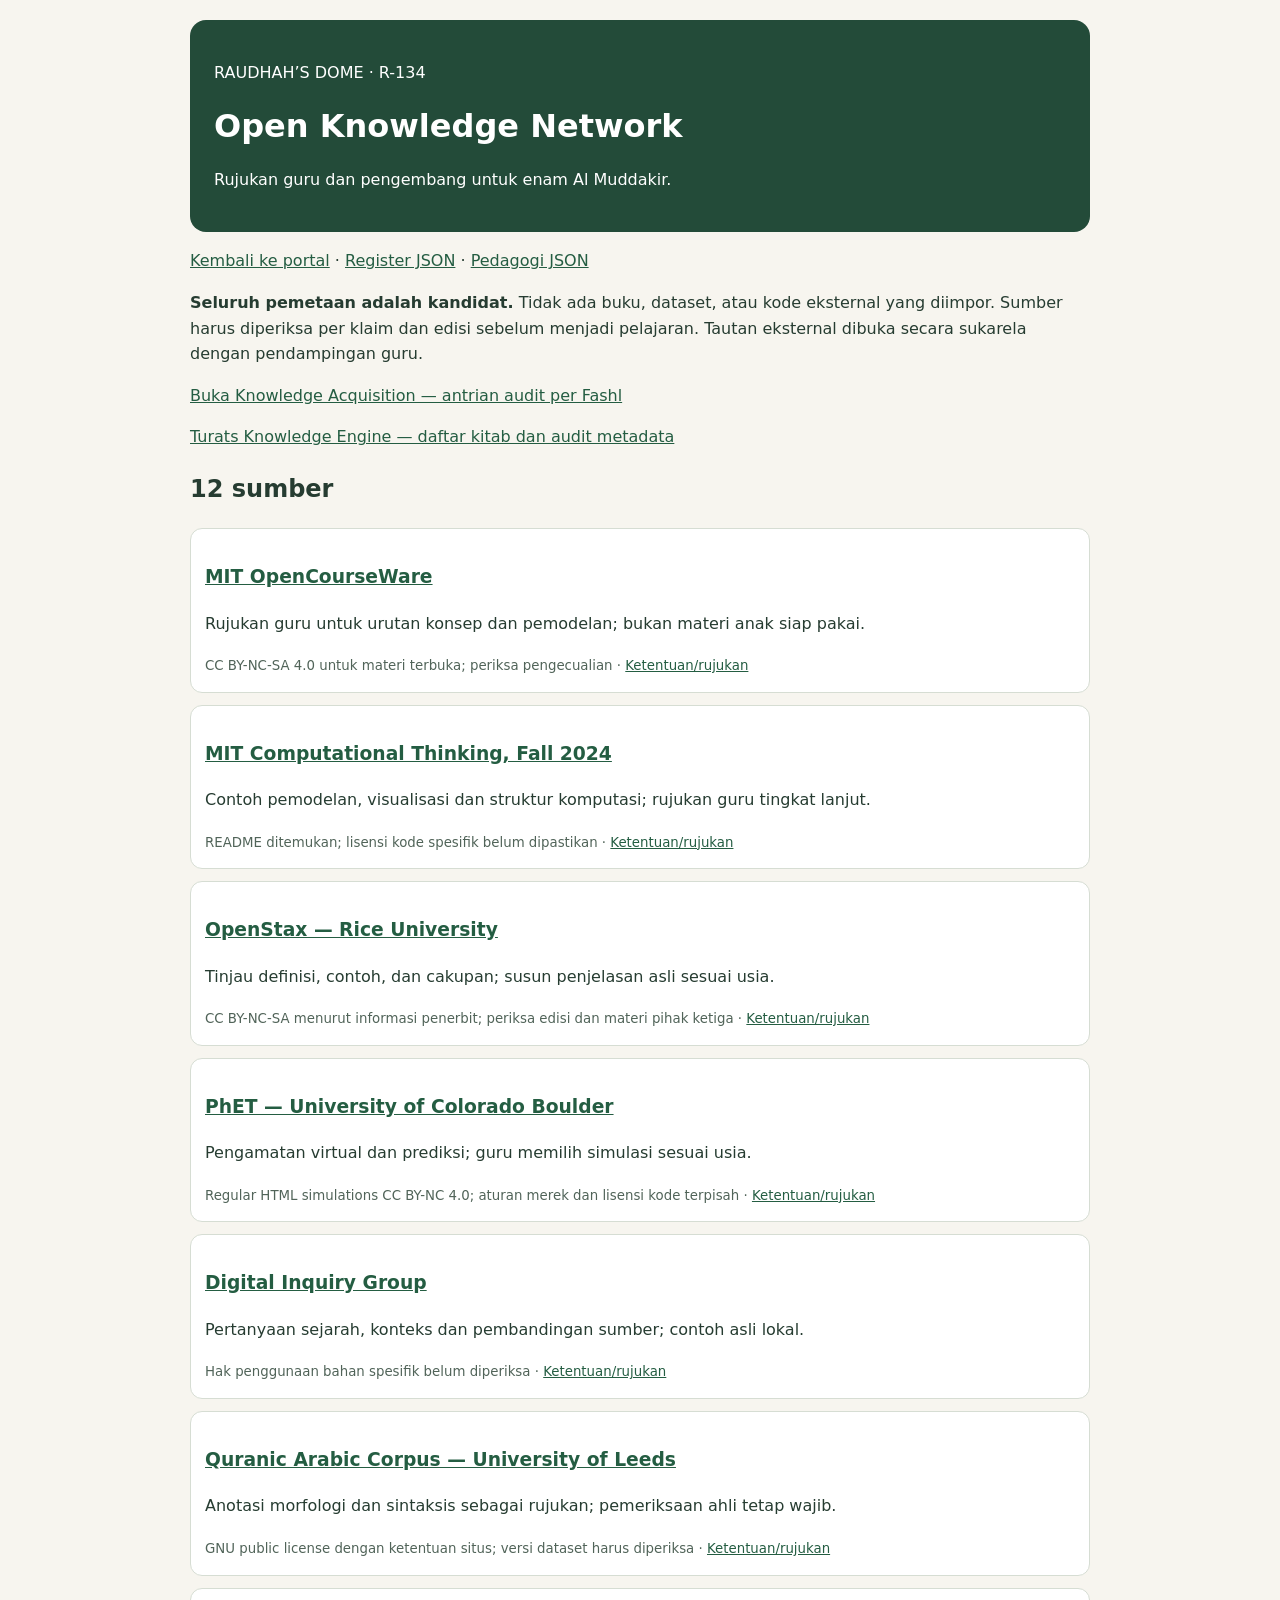
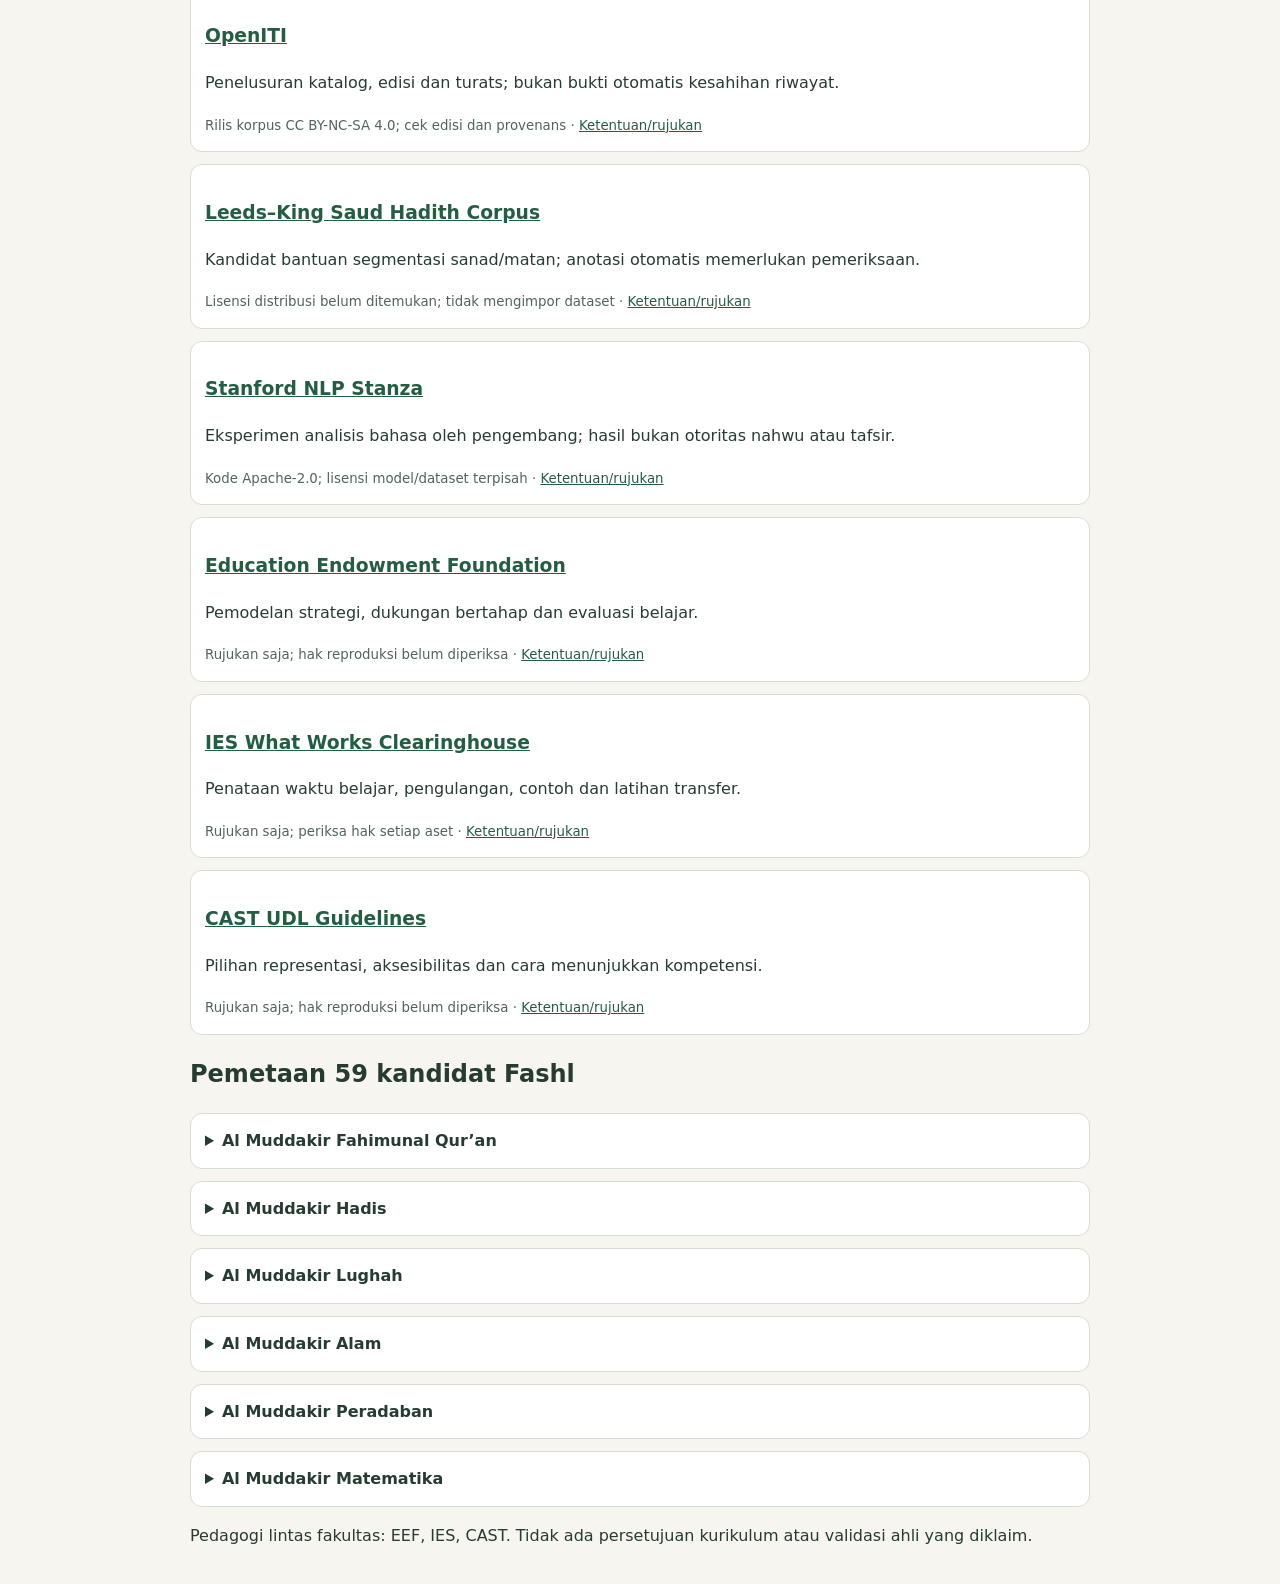
<file: open-knowledge/index.html>
<!doctype html><html lang="id"><meta charset="utf-8"><meta name="viewport" content="width=device-width,initial-scale=1"><title>Open Knowledge Network — Al Muddakir</title><style>body{font:16px/1.6 system-ui,sans-serif;background:#f7f5ef;color:#263c31;margin:auto;max-width:900px;padding:20px}header{background:#234b39;color:white;border-radius:16px;padding:24px}article,details{background:white;border:1px solid #d6ddd3;border-radius:12px;padding:14px;margin:12px 0}a{color:#245d42}summary{cursor:pointer;font-weight:650}small{color:#516459}h1{line-height:1.2}li{margin:8px 0}</style><header><p>RAUDHAH’S DOME · R-134</p><h1>Open Knowledge Network</h1><p>Rujukan guru dan pengembang untuk enam Al Muddakir.</p></header><p><a href="../index.html">Kembali ke portal</a> · <a href="sources.json">Register JSON</a> · <a href="../learning-core/pedagogy.json">Pedagogi JSON</a></p><p><strong>Seluruh pemetaan adalah kandidat.</strong> Tidak ada buku, dataset, atau kode eksternal yang diimpor. Sumber harus diperiksa per klaim dan edisi sebelum menjadi pelajaran. Tautan eksternal dibuka secara sukarela dengan pendampingan guru.</p><p><a href="acquisition.html">Buka Knowledge Acquisition — antrian audit per Fashl</a></p><p><a href="turats.html">Turats Knowledge Engine — daftar kitab dan audit metadata</a></p><h2>12 sumber</h2><article><h3><a href="https://ocw.mit.edu/">MIT OpenCourseWare</a></h3><p>Rujukan guru untuk urutan konsep dan pemodelan; bukan materi anak siap pakai.</p><small>CC BY-NC-SA 4.0 untuk materi terbuka; periksa pengecualian · <a href="https://ocw.mit.edu/pages/privacy-and-terms-of-use/">Ketentuan/rujukan</a></small></article><article><h3><a href="https://computationalthinking.mit.edu/Fall24/">MIT Computational Thinking, Fall 2024</a></h3><p>Contoh pemodelan, visualisasi dan struktur komputasi; rujukan guru tingkat lanjut.</p><small>README ditemukan; lisensi kode spesifik belum dipastikan · <a href="https://github.com/mitmath/computational-thinking/tree/Fall24">Ketentuan/rujukan</a></small></article><article><h3><a href="https://openstax.org/">OpenStax — Rice University</a></h3><p>Tinjau definisi, contoh, dan cakupan; susun penjelasan asli sesuai usia.</p><small>CC BY-NC-SA menurut informasi penerbit; periksa edisi dan materi pihak ketiga · <a href="https://help.openstax.org/s/article/Openstax-textbook-licensing-and-customization">Ketentuan/rujukan</a></small></article><article><h3><a href="https://phet.colorado.edu/">PhET — University of Colorado Boulder</a></h3><p>Pengamatan virtual dan prediksi; guru memilih simulasi sesuai usia.</p><small>Regular HTML simulations CC BY-NC 4.0; aturan merek dan lisensi kode terpisah · <a href="https://phet.colorado.edu/en/licensing">Ketentuan/rujukan</a></small></article><article><h3><a href="https://www.inquirygroup.org/history-lessons">Digital Inquiry Group</a></h3><p>Pertanyaan sejarah, konteks dan pembandingan sumber; contoh asli lokal.</p><small>Hak penggunaan bahan spesifik belum diperiksa · <a href="https://www.inquirygroup.org/about/dig-faq">Ketentuan/rujukan</a></small></article><article><h3><a href="https://corpus.quran.com/">Quranic Arabic Corpus — University of Leeds</a></h3><p>Anotasi morfologi dan sintaksis sebagai rujukan; pemeriksaan ahli tetap wajib.</p><small>GNU public license dengan ketentuan situs; versi dataset harus diperiksa · <a href="https://corpus.quran.com/download/">Ketentuan/rujukan</a></small></article><article><h3><a href="https://openiti.org/documentation/">OpenITI</a></h3><p>Penelusuran katalog, edisi dan turats; bukan bukti otomatis kesahihan riwayat.</p><small>Rilis korpus CC BY-NC-SA 4.0; cek edisi dan provenans · <a href="https://openiti.org/documentation/">Ketentuan/rujukan</a></small></article><article><h3><a href="https://github.com/ShathaTm/LK-Hadith-Corpus">Leeds–King Saud Hadith Corpus</a></h3><p>Kandidat bantuan segmentasi sanad/matan; anotasi otomatis memerlukan pemeriksaan.</p><small>Lisensi distribusi belum ditemukan; tidak mengimpor dataset · <a href="https://github.com/ShathaTm/LK-Hadith-Corpus/blob/master/README.md">Ketentuan/rujukan</a></small></article><article><h3><a href="https://stanfordnlp.github.io/stanza/">Stanford NLP Stanza</a></h3><p>Eksperimen analisis bahasa oleh pengembang; hasil bukan otoritas nahwu atau tafsir.</p><small>Kode Apache-2.0; lisensi model/dataset terpisah · <a href="https://github.com/stanfordnlp/stanza/blob/main/LICENSE">Ketentuan/rujukan</a></small></article><article><h3><a href="https://educationendowmentfoundation.org.uk/education-evidence/guidance-reports/metacognition">Education Endowment Foundation</a></h3><p>Pemodelan strategi, dukungan bertahap dan evaluasi belajar.</p><small>Rujukan saja; hak reproduksi belum diperiksa · <a href="https://educationendowmentfoundation.org.uk/education-evidence/guidance-reports/metacognition">Ketentuan/rujukan</a></small></article><article><h3><a href="https://ies.ed.gov/ncee/wwc/PracticeGuide/1">IES What Works Clearinghouse</a></h3><p>Penataan waktu belajar, pengulangan, contoh dan latihan transfer.</p><small>Rujukan saja; periksa hak setiap aset · <a href="https://ies.ed.gov/ncee/wwc/PracticeGuide/1">Ketentuan/rujukan</a></small></article><article><h3><a href="https://udlguidelines.cast.org/">CAST UDL Guidelines</a></h3><p>Pilihan representasi, aksesibilitas dan cara menunjukkan kompetensi.</p><small>Rujukan saja; hak reproduksi belum diperiksa · <a href="https://udlguidelines.cast.org/">Ketentuan/rujukan</a></small></article><h2>Pemetaan 59 kandidat Fashl</h2><details><summary>Al Muddakir Fahimunal Qur’an</summary><ul><li><strong>Pengenalan tempat keluarnya huruf</strong> — Belum ada rujukan spesifik <small>(fa-001; belum diverifikasi)</small></li><li><strong>Nun sukun dan tanwin</strong> — Belum ada rujukan spesifik <small>(fa-002; belum diverifikasi)</small></li><li><strong>Isim mu‘rab</strong> — Quranic Arabic Corpus — University of Leeds <small>(fa-003; belum diverifikasi)</small></li><li><strong>Fi‘il mudhari‘</strong> — Quranic Arabic Corpus — University of Leeds <small>(fa-004; belum diverifikasi)</small></li><li><strong>Al-Qur’an dengan Al-Qur’an</strong> — OpenITI <small>(fa-005; belum diverifikasi)</small></li><li><strong>Al-Qur’an dengan Sunnah</strong> — OpenITI <small>(fa-006; belum diverifikasi)</small></li><li><strong>Asbab nuzul</strong> — OpenITI <small>(fa-007; belum diverifikasi)</small></li><li><strong>Tema sosial</strong> — OpenITI <small>(fa-008; belum diverifikasi)</small></li><li><strong>‘Amm dan khass</strong> — OpenITI <small>(fa-009; belum diverifikasi)</small></li><li><strong>Hubungan niat dan perbuatan</strong> — OpenITI <small>(fa-010; belum diverifikasi)</small></li></ul></details><details><summary>Al Muddakir Hadis</summary><ul><li><strong>Identitas perawi</strong> — Leeds–King Saud Hadith Corpus; OpenITI <small>(ha-001; belum diverifikasi)</small></li><li><strong>Syarat kesahihan</strong> — OpenITI <small>(ha-002; belum diverifikasi)</small></li><li><strong>Identitas kitab dan nomor hadis</strong> — Leeds–King Saud Hadith Corpus; OpenITI <small>(ha-003; belum diverifikasi)</small></li><li><strong>Jarh wa ta‘dil</strong> — OpenITI <small>(ha-004; belum diverifikasi)</small></li><li><strong>Perbedaan lafaz</strong> — Leeds–King Saud Hadith Corpus; OpenITI <small>(ha-005; belum diverifikasi)</small></li><li><strong>I‘rab dan tashrif</strong> — Quranic Arabic Corpus — University of Leeds; Stanford NLP Stanza <small>(ha-006; belum diverifikasi)</small></li><li><strong>Batas istinbath</strong> — OpenITI <small>(ha-007; belum diverifikasi)</small></li><li><strong>Amanah dan kasih sayang</strong> — OpenITI <small>(ha-008; belum diverifikasi)</small></li></ul></details><details><summary>Al Muddakir Lughah</summary><ul><li><strong>Isim mu‘rab</strong> — Quranic Arabic Corpus — University of Leeds <small>(lu-001; belum diverifikasi)</small></li><li><strong>Isim mabni</strong> — Quranic Arabic Corpus — University of Leeds <small>(lu-002; belum diverifikasi)</small></li><li><strong>Fi‘il madhi</strong> — Quranic Arabic Corpus — University of Leeds <small>(lu-003; belum diverifikasi)</small></li><li><strong>Fi‘il mudhari‘</strong> — Quranic Arabic Corpus — University of Leeds <small>(lu-004; belum diverifikasi)</small></li><li><strong>Harf jar</strong> — Quranic Arabic Corpus — University of Leeds <small>(lu-005; belum diverifikasi)</small></li><li><strong>Pola فَاعِلٌ</strong> — Quranic Arabic Corpus — University of Leeds <small>(lu-006; belum diverifikasi)</small></li><li><strong>Pola مَفْعُولٌ</strong> — Quranic Arabic Corpus — University of Leeds <small>(lu-007; belum diverifikasi)</small></li><li><strong>Kesesuaian ungkapan dengan konteks</strong> — OpenITI <small>(lu-008; belum diverifikasi)</small></li><li><strong>Tasybih</strong> — OpenITI <small>(lu-009; belum diverifikasi)</small></li></ul></details><details><summary>Al Muddakir Alam</summary><ul><li><strong>Gerak lurus beraturan</strong> — OpenStax — Rice University; PhET — University of Colorado Boulder <small>(al-001; belum diverifikasi)</small></li><li><strong>Gerak lurus berubah beraturan</strong> — OpenStax — Rice University; PhET — University of Colorado Boulder <small>(al-002; belum diverifikasi)</small></li><li><strong>Hukum Newton</strong> — OpenStax — Rice University; PhET — University of Colorado Boulder <small>(al-003; belum diverifikasi)</small></li><li><strong>Kesetimbangan translasi</strong> — OpenStax — Rice University; PhET — University of Colorado Boulder <small>(al-004; belum diverifikasi)</small></li><li><strong>Cahaya dan bayangan</strong> — PhET — University of Colorado Boulder; OpenStax — Rice University <small>(al-005; belum diverifikasi)</small></li><li><strong>Air dan perubahan wujud</strong> — PhET — University of Colorado Boulder; OpenStax — Rice University <small>(al-006; belum diverifikasi)</small></li><li><strong>Unsur dan senyawa</strong> — OpenStax — Rice University <small>(al-007; belum diverifikasi)</small></li><li><strong>Spektrum cahaya</strong> — PhET — University of Colorado Boulder; OpenStax — Rice University <small>(al-008; belum diverifikasi)</small></li><li><strong>Xilem dan floem</strong> — OpenStax — Rice University <small>(al-009; belum diverifikasi)</small></li><li><strong>Reaksi terang</strong> — OpenStax — Rice University <small>(al-010; belum diverifikasi)</small></li><li><strong>Tumbuhan di sekitar</strong> — OpenStax — Rice University <small>(al-011; belum diverifikasi)</small></li><li><strong>Interaksi makhluk hidup</strong> — OpenStax — Rice University <small>(al-012; belum diverifikasi)</small></li><li><strong>Jarak bintang</strong> — OpenStax — Rice University; MIT OpenCourseWare <small>(al-013; belum diverifikasi)</small></li><li><strong>Jenis batuan</strong> — OpenStax — Rice University <small>(al-014; belum diverifikasi)</small></li></ul></details><details><summary>Al Muddakir Peradaban</summary><ul><li><strong>Jejak sejarah</strong> — Digital Inquiry Group <small>(pr-001; belum diverifikasi)</small></li><li><strong>Berita dan sumber</strong> — Digital Inquiry Group <small>(pr-002; belum diverifikasi)</small></li><li><strong>Tanggung jawab antaranggota</strong> — OpenStax — Rice University <small>(pr-003; belum diverifikasi)</small></li><li><strong>Nagari dan kerja sama</strong> — Digital Inquiry Group <small>(pr-004; belum diverifikasi)</small></li><li><strong>Tradisi dan perubahan</strong> — Digital Inquiry Group; OpenStax — Rice University <small>(pr-005; belum diverifikasi)</small></li><li><strong>Produksi dan distribusi</strong> — OpenStax — Rice University <small>(pr-006; belum diverifikasi)</small></li><li><strong>Pengambilan keputusan bersama</strong> — OpenStax — Rice University <small>(pr-007; belum diverifikasi)</small></li><li><strong>Peta lingkungan</strong> — OpenStax — Rice University <small>(pr-008; belum diverifikasi)</small></li></ul></details><details><summary>Al Muddakir Matematika</summary><ul><li><strong>Operasi hitung</strong> — OpenStax — Rice University <small>(ma-001; belum diverifikasi)</small></li><li><strong>Pola dan generalisasi</strong> — OpenStax — Rice University <small>(ma-002; belum diverifikasi)</small></li><li><strong>Luas petak</strong> — OpenStax — Rice University; PhET — University of Colorado Boulder <small>(ma-003; belum diverifikasi)</small></li><li><strong>Data dan kesimpulan</strong> — OpenStax — Rice University; MIT Computational Thinking, Fall 2024 <small>(ma-004; belum diverifikasi)</small></li><li><strong>Persamaan linear</strong> — OpenStax — Rice University <small>(ma-005; belum diverifikasi)</small></li><li><strong>Simetri</strong> — OpenStax — Rice University <small>(ma-006; belum diverifikasi)</small></li><li><strong>Batas konsep</strong> — Belum ada rujukan spesifik <small>(ma-007; belum diverifikasi)</small></li><li><strong>Validitas inferensi</strong> — Belum ada rujukan spesifik <small>(ma-008; belum diverifikasi)</small></li><li><strong>Percabangan dan perulangan</strong> — MIT Computational Thinking, Fall 2024 <small>(ma-009; belum diverifikasi)</small></li><li><strong>Contoh dan kontra-contoh</strong> — MIT OpenCourseWare <small>(ma-010; belum diverifikasi)</small></li></ul></details><p>Pedagogi lintas fakultas: EEF, IES, CAST. Tidak ada persetujuan kurikulum atau validasi ahli yang diklaim.</p></html>
</file>
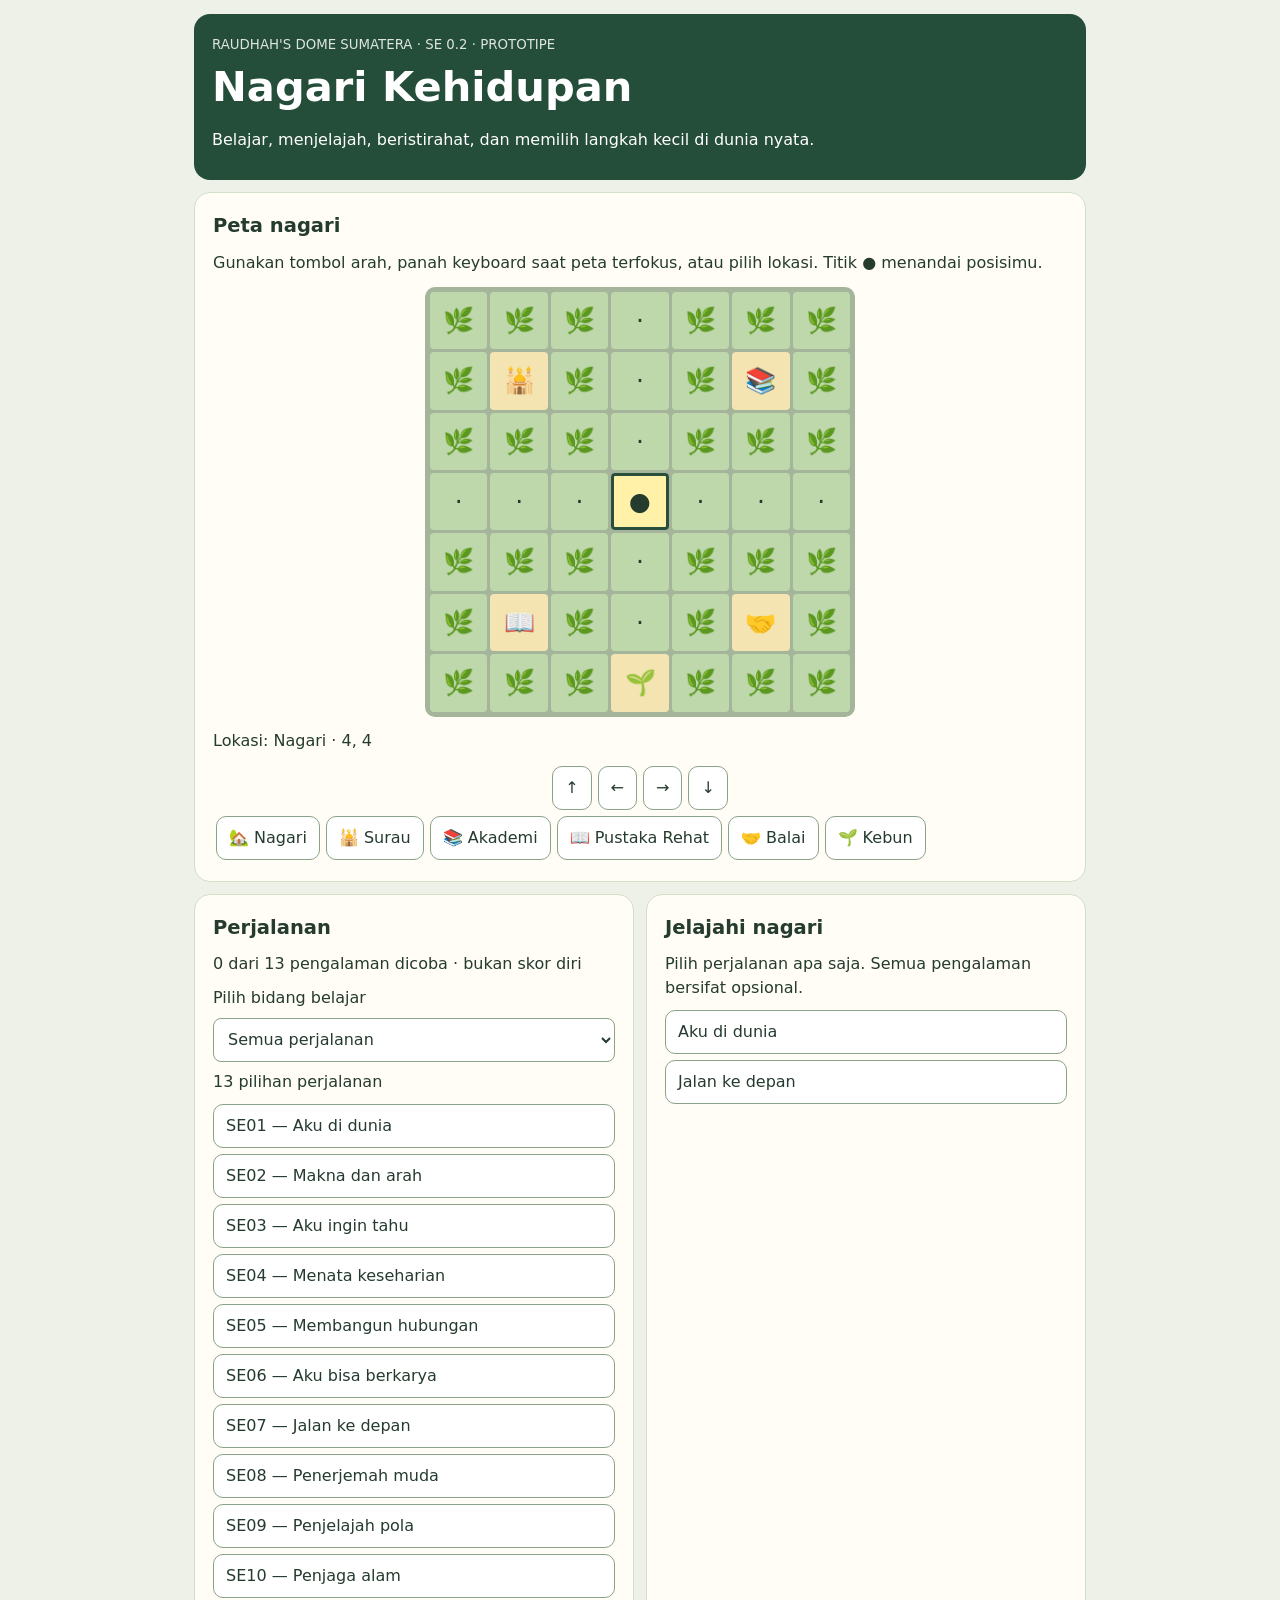
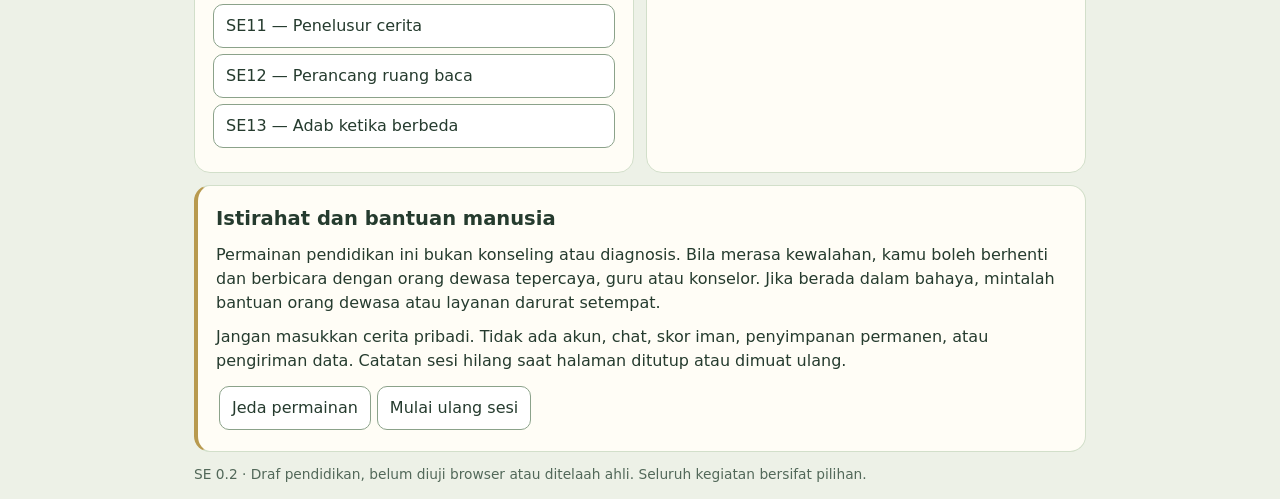
<file: se-school/index.html>
<!doctype html><html lang="id"><head><meta charset="utf-8"><meta name="viewport" content="width=device-width,initial-scale=1"><title>SE — Nagari Kehidupan</title><style>
*{box-sizing:border-box}body{margin:0;background:#edf1e7;color:#253b2e;font:16px/1.5 system-ui,sans-serif}main{max-width:920px;margin:auto;padding:14px}header,section{padding:18px;border-radius:16px;margin-bottom:12px}header{background:#244d3a;color:#fff}section{background:#fffdf6;border:1px solid #d2dfca}h1,h2,h3,p{margin:0 0 10px}h1{font-size:clamp(1.7rem,5vw,2.6rem)}h2{font-size:1.22rem}h3{font-size:1.05rem}small{opacity:.85}button{font:inherit;color:inherit;background:#fff;border:1px solid #8ba28a;border-radius:10px;min-height:44px;padding:9px 12px;margin:3px;cursor:pointer}button:hover{background:#e7f0e3}button:disabled{opacity:.5}button:focus-visible,#map:focus-visible{outline:3px solid #a46d13;outline-offset:2px}#map{display:grid;grid-template-columns:repeat(7,1fr);gap:3px;max-width:430px;margin:12px auto;padding:5px;background:#a4b59c;border-radius:10px}.tile{aspect-ratio:1;display:grid;place-items:center;background:#bed8ab;border-radius:4px;font-size:clamp(15px,4vw,25px)}.landmark{background:#f3e4b1}.player{background:#fff1a8;outline:3px solid #284f3b;outline-offset:-3px}.controls{text-align:center}.cols{display:grid;grid-template-columns:1fr 1fr;gap:12px}#quests button,#mission button{display:block;width:100%;text-align:left;margin:6px 0}.feedback{margin-top:12px;padding:12px;border-left:3px solid #40865a;background:#e9f2e5}.support{border-left:4px solid #b89a4f}footer{font-size:.86rem;color:#526859}@media(max-width:640px){.cols{grid-template-columns:1fr;gap:0}section{padding:12px}}
select{font:inherit;display:block;width:100%;padding:10px;border:1px solid #8ba28a;border-radius:8px;color:inherit;background:white;margin:8px 0;min-height:44px}.goal{padding:10px;background:#edf1e7;border-radius:8px}select:focus-visible{outline:3px solid #a46d13;outline-offset:2px}</style></head><body><main><header><small>RAUDHAH'S DOME SUMATERA · SE 0.2 · PROTOTIPE</small><h1>Nagari Kehidupan</h1><p>Belajar, menjelajah, beristirahat, dan memilih langkah kecil di dunia nyata.</p></header><section><h2>Peta nagari</h2><p>Gunakan tombol arah, panah keyboard saat peta terfokus, atau pilih lokasi. Titik ● menandai posisimu.</p><div id="map" tabindex="0" role="group" aria-label="Peta nagari, gunakan tombol panah untuk bergerak"></div><p id="position" role="status" aria-live="polite"></p><div class="controls"><button data-dir="0,-1" aria-label="Utara">↑</button><button data-dir="-1,0" aria-label="Barat">←</button><button data-dir="1,0" aria-label="Timur">→</button><button data-dir="0,1" aria-label="Selatan">↓</button></div><div id="places"></div></section><div class="cols"><section><h2>Perjalanan</h2><p id="progress" role="status" aria-live="polite"></p><label for="track">Pilih bidang belajar</label><select id="track"></select><p id="track-count" role="status"></p><div id="quests"></div></section><section id="mission" aria-live="polite"></section></div><section class="support"><h2>Istirahat dan bantuan manusia</h2><p>Permainan pendidikan ini bukan konseling atau diagnosis. Bila merasa kewalahan, kamu boleh berhenti dan berbicara dengan orang dewasa tepercaya, guru atau konselor. Jika berada dalam bahaya, mintalah bantuan orang dewasa atau layanan darurat setempat.</p><p>Jangan masukkan cerita pribadi. Tidak ada akun, chat, skor iman, penyimpanan permanen, atau pengiriman data. Catatan sesi hilang saat halaman ditutup atau dimuat ulang.</p><button id="pause">Jeda permainan</button><button id="reset">Mulai ulang sesi</button></section><footer>SE 0.2 · Draf pendidikan, belum diuji browser atau ditelaah ahli. Seluruh kegiatan bersifat pilihan.</footer></main><script>const curriculum={"version":"0.2.0","status":"draft","scope":"Educational prototype, nonclinical; all journeys optional; no personal disclosures or scoring of inner states.","tracks":[{"id":"all","label":"Semua perjalanan"},{"id":"orientation","label":"Arah & minat"},{"id":"knowledge","label":"Ilmu & penalaran"},{"id":"daily","label":"Keseharian & rehat"},{"id":"community","label":"Adab & hubungan"},{"id":"work","label":"Karya & lingkungan"}],"places":[{"id":"nagari","name":"Nagari","icon":"🏡","x":3,"y":3},{"id":"surau","name":"Surau","icon":"🕌","x":1,"y":1},{"id":"academy","name":"Akademi","icon":"📚","x":5,"y":1},{"id":"library","name":"Pustaka Rehat","icon":"📖","x":1,"y":5},{"id":"balai","name":"Balai","icon":"🤝","x":5,"y":5},{"id":"garden","name":"Kebun","icon":"🌱","x":3,"y":6}],"quests":[{"id":"SE01","place":"nagari","title":"Aku di dunia","dna":"IQRA’","story":"Seorang penjaga nagari mengajakmu menjelajah. Kamu tidak harus langsung tahu ingin menjadi apa.","options":[["Mengenali sesuatu yang kusukai","Minat dapat berubah. Pilih satu kegiatan yang membuatmu penasaran, tanpa menuntut dirimu langsung mahir."],["Mencoba sesuatu yang belum kukenal","Belajar dapat dimulai dari satu percobaan kecil. Kamu boleh memilih kegiatan lain."]],"real":"Pilih satu kegiatan aman yang menarik bagimu selama beberapa menit.","track":"orientation","objective":"Mengenali satu minat sementara","evidence":"Memilih pengalaman yang ingin dicoba","link":"SE v0.1 SE01","review":"draft"},{"id":"SE02","place":"surau","title":"Makna dan arah","dna":"FAHM","story":"Di serambi surau, sebuah papan mengajak pengunjung memikirkan makna belajar, ibadah, dan tanggung jawab kepada sesama.","options":[["Belajar agar bermanfaat","Ilmu dapat membantu kita membuat keputusan yang lebih baik dan menolong orang lain."],["Bertanya kepada guru","Pertanyaan tentang makna hidup boleh dibicarakan dengan guru atau orang dewasa yang dipercaya."]],"real":"Bicarakan satu pertanyaan yang ingin kamu pahami dengan guru atau keluarga, bila nyaman.","track":"orientation","objective":"Merumuskan pertanyaan tentang tujuan dan tanggung jawab","evidence":"Menyebut satu pertanyaan yang dapat dibahas dengan guru","link":"SE v0.1 SE02","review":"draft"},{"id":"SE03","place":"academy","title":"Aku ingin tahu","dna":"IQRA’ · FAHM","story":"Dua pot tanaman tampak berbeda. Satu memiliki daun lebih banyak. Seorang murid menyimpulkan bahwa penyiraman pasti penyebabnya.","options":[["Periksa cahaya, tanah dan air","Bagus: membandingkan faktor lain membantu membedakan dugaan dan bukti."],["Catat perbedaan sebelum menyimpulkan","Bagus: pengamatan dapat dicatat, tetapi kesimpulan sebab memerlukan bukti tambahan."]],"real":"Amati benda atau tanaman yang aman. Bedakan apa yang kamu lihat dari apa yang kamu duga.","track":"knowledge","objective":"Membedakan observasi dan dugaan","evidence":"Menjelaskan satu faktor lain yang perlu diperiksa","link":"SE v0.1 SE03","review":"draft"},{"id":"SE04","place":"library","title":"Menata keseharian","dna":"TAZKIYAH","story":"Perpustakaan menyediakan buku, bangku, dan ruang istirahat. Kamu bebas memilih cara menggunakan waktu.","options":[["Baca satu halaman","Tujuan kecil dapat membantu memulai belajar. Berhenti atau ubah pilihan bila perlu."],["Istirahat tanpa tugas","Istirahat juga bagian dari keseharian. Tidak ada penalti karena memilihnya."]],"real":"Pilih satu hal yang realistis: minum, makan, istirahat, merapikan meja, atau membaca sebentar.","track":"daily","objective":"Memilih aktivitas atau istirahat sesuai kebutuhan","evidence":"Menyebut satu pilihan kegiatan realistis","link":"SE v0.1 SE04","review":"draft"},{"id":"SE05","place":"balai","title":"Membangun hubungan","dna":"TAZKIYAH · KHIDMAH","story":"Di balai ada kegiatan belajar bersama. Peserta boleh bergabung, bertanya, atau meninggalkan kegiatan.","options":[["Minta bantuan untuk tugas yang sulit","Meminta bantuan adalah pilihan yang wajar. Teman dapat membantu belajar, dan guru dapat membimbing."],["Tawarkan bantuan dengan izin","Bantuan yang baik menghormati pilihan dan batas orang lain. Tidak perlu memikul semua tanggung jawab mereka."]],"real":"Bila memungkinkan, sapa seseorang yang kamu percayai atau minta bantuan untuk satu tugas.","track":"community","objective":"Mengenali cara meminta atau menawarkan bantuan","evidence":"Membedakan bantuan dengan izin dan paksaan","link":"SE v0.1 SE05","review":"draft"},{"id":"SE06","place":"garden","title":"Aku bisa berkarya","dna":"KHIDMAH","story":"Kebun sekolah memiliki tempat kosong untuk tanaman. Tujuannya adalah merawat lingkungan dengan aman.","options":[["Buat rencana perawatan sederhana","Karya dimulai dari kebutuhan nyata, alat yang aman, dan waktu yang sesuai."],["Tanya penjaga kebun apa yang diperlukan","Mendengarkan kebutuhan orang lain membantu memilih karya yang tepat."]],"real":"Dengan izin dan pendampingan yang sesuai, lakukan satu tugas ringan seperti merawat tanaman atau menata buku.","track":"work","objective":"Memilih kegiatan lingkungan yang aman","evidence":"Menjelaskan kebutuhan, alat aman dan izin","link":"SE v0.1 SE06","review":"draft"},{"id":"SE07","place":"nagari","title":"Jalan ke depan","dna":"EMPAT DNA","story":"Peta nagari terbuka. Kamu boleh memilih rute belajar berikutnya atau beristirahat. Masa depan tidak harus diputuskan hari ini.","options":[["Pilih satu bidang untuk dijelajahi","Pilih berdasarkan minat saat ini. Kamu boleh mengubah arah setelah memperoleh pengalaman baru."],["Ajak orang tepercaya menyusun rencana","Rencana dapat dibuat bersama keluarga, guru atau konselor; tidak perlu mengambil semua keputusan sendiri."]],"real":"Pilih satu langkah kecil untuk kesempatan berikutnya, atau istirahat. Tidak ada tenggat.","track":"orientation","objective":"Menentukan langkah belajar yang dapat diubah","evidence":"Memilih langkah berikutnya atau jeda","link":"SE v0.1 SE07","review":"draft"},{"id":"SE08","place":"academy","title":"Penerjemah muda","dna":"IQRA’ · FAHM","track":"knowledge","objective":"Membedakan kata, makna dan konteks","evidence":"Menyebut alasan mengapa konteks penting","story":"Di akademi, dua kata bahasa Indonesia memiliki lebih dari satu makna. Penjaga buku meminta kamu membaca kalimat utuh sebelum memilih arti.","options":[["Baca kalimat lengkap","Konteks membantu memilih makna yang sesuai."],["Bandingkan dua pemakaian","Perbandingan membantu melihat kapan suatu kata berubah makna."]],"real":"Cari satu kata bermakna ganda dalam bacaan biasa. Diskusikan konteksnya dengan guru.","link":"Al Muddakir Lughah; R143","review":"draft"},{"id":"SE09","place":"academy","title":"Penjelajah pola","dna":"IQRA’ · FAHM","track":"knowledge","objective":"Menyelidiki pola dengan contoh dan kontra-contoh","evidence":"Menjelaskan mengapa satu contoh belum membuktikan semua kasus","story":"Seorang pembuat mosaik menduga setiap persegi panjang dengan luas sama memiliki keliling sama. Kamu dapat membandingkan susunan 1×12 dan 3×4.","options":[["Hitung keliling kedua susunan","Kelilingnya 26 dan 14 satuan. Luas sama tidak menjamin keliling sama."],["Gambar dua susunan","Gambar dapat membantu menguji dugaan. Kedua luas 12, tetapi kelilingnya berbeda."]],"real":"Dengan kertas dan pensil, gambar persegi panjang lain yang luasnya 12 satuan.","link":"Al Muddakir Matematika; R147","review":"draft"},{"id":"SE10","place":"garden","title":"Penjaga alam","dna":"IQRA’ · KHIDMAH","track":"work","objective":"Membedakan catatan kondisi lingkungan dan tindakan yang sesuai","evidence":"Menentukan satu observasi sebelum mengambil tindakan","story":"Daun tanaman di kebun terlihat layu. Sebelum menyiram, kamu perlu memahami kondisinya.","options":[["Amati kelembapan tanah","Tanah yang terlalu basah atau kering dapat memerlukan tindakan berbeda."],["Tanya pendamping kebun","Pendamping dapat membantu menilai tanaman dengan aman."]],"real":"Amati tanaman di tempat yang aman bersama pendamping. Jangan memetik atau mengonsumsi tanaman yang tidak dikenal.","link":"Al Muddakir Alam; R145","review":"draft"},{"id":"SE11","place":"library","title":"Penelusur cerita","dna":"IQRA’ · FAHM","track":"knowledge","objective":"Memisahkan kesaksian dan kesimpulan sejarah","evidence":"Menyebut perbedaan dua cerita dan satu pertanyaan lanjutan","story":"Dua catatan fiktif menyebut perpustakaan dibuka pada tahun berbeda. Keduanya tidak menyebut dokumen pendukung.","options":[["Catat perbedaan tahun","Mencatat ketidakcocokan membantu menjaga jejak sumber."],["Cari dokumen pembukaan","Dokumen bertanggal dapat membantu memeriksa kedua cerita."]],"real":"Bandingkan dua sumber umum tentang sejarah suatu tempat. Jangan menyebarkan data pribadi.","link":"Al Muddakir Peradaban; R146","review":"draft"},{"id":"SE12","place":"balai","title":"Perancang ruang baca","dna":"FAHM · KHIDMAH","track":"work","objective":"Merancang pelayanan kecil berdasarkan kebutuhan","evidence":"Menjelaskan satu kebutuhan dan cara memeriksa manfaat","story":"Balai memiliki rak buku yang sulit dijangkau. Kamu diajak merancang ruang baca yang nyaman untuk berbagai pengunjung.","options":[["Tanya pengguna dan pengelola","Kebutuhan pengguna perlu didengarkan sebelum merancang."],["Buat sketsa yang mudah diakses","Sketsa adalah awal. Mintalah masukan sebelum mengubah ruang nyata."]],"real":"Buat sketsa sudut baca atau tawarkan bantuan menata buku dengan izin.","link":"Tan Project; R139; Pustaka Rehat R140","review":"draft"},{"id":"SE13","place":"surau","title":"Adab ketika berbeda","dna":"FAHM · TAZKIYAH","track":"community","objective":"Menyatakan perbedaan pendapat secara santun","evidence":"Memilih tanggapan yang menghormati orang lain","story":"Dua peserta memilih cara berbeda untuk belajar. Keduanya dapat bertanya dan menyampaikan alasan tanpa merendahkan.","options":[["Tanyakan alasan dengan sopan","Pertanyaan terbuka membantu memahami pandangan lain."],["Jelaskan alasan sendiri tanpa memaksa","Kamu boleh berbeda pendapat dan tetap menghargai orang lain."]],"real":"Saat belajar bersama, coba dengarkan satu pendapat berbeda. Kamu boleh meminta bantuan guru bila diskusi tidak nyaman.","link":"Surau Shift; R150_ADAB_IKHTILAF_LIFE_PURPOSE","review":"draft"}]};
const {places,quests,tracks}=curriculum;
function createModel(places,quests){
const fresh=()=>({x:3,y:3,visited:[],answers:{},selected:null,paused:false});
function transition(s,a){
 if(a.type==="RESET")return fresh();
 if(a.type==="PAUSE")return {...s,paused:!s.paused};
 if(s.paused)return s;
 if(a.type==="MOVE"){if(!Number.isInteger(a.dx)||!Number.isInteger(a.dy)||Math.abs(a.dx)+Math.abs(a.dy)!==1)return s;return {...s,x:Math.max(0,Math.min(6,s.x+a.dx)),y:Math.max(0,Math.min(6,s.y+a.dy))}}
 if(a.type==="VISIT"){const p=places.find(p=>p.id===a.id);return p?{...s,x:p.x,y:p.y,selected:null}:s}
 if(a.type==="SELECT"){const q=quests.find(q=>q.id===a.id);if(!q)return s;const p=places.find(p=>p.id===q.place);return {...s,x:p.x,y:p.y,selected:q.id}}
 if(a.type==="ANSWER"){const q=quests.find(q=>q.id===s.selected);if(!q||!Number.isInteger(a.index)||!q.options[a.index])return s;return {...s,answers:{...s.answers,[q.id]:a.index},visited:s.visited.includes(q.id)?s.visited:[...s.visited,q.id]}}
 return s;
}
return {fresh,transition};
}
const model=createModel(places,quests);
let state=model.fresh();
let track='all';
const $=id=>document.getElementById(id);
function el(tag,text,cls){const node=document.createElement(tag);if(text)node.textContent=text;if(cls)node.className=cls;return node;}
function button(text,fn,disabled=false){const node=el('button',text);node.type='button';node.disabled=disabled;node.addEventListener('click',fn);return node;}
function act(a){state=model.transition(state,a);if(a.type==='RESET'){track='all';$('track').value=track;}render();}
function render(){const map=$('map'),list=$('quests'),mission=$('mission');map.replaceChildren();list.replaceChildren();mission.replaceChildren();const here=places.find(p=>p.x===state.x&&p.y===state.y);$('position').textContent='Lokasi: '+(here?here.name:'Jalan nagari')+' · '+(state.x+1)+', '+(state.y+1);for(let y=0;y<7;y++)for(let x=0;x<7;x++){const p=places.find(p=>p.x===x&&p.y===y),active=x===state.x&&y===state.y;const tile=el('div',active?'●':p?p.icon:(x===3||y===3?'·':'🌿'),'tile'+(active?' player':'')+(p?' landmark':''));tile.setAttribute('aria-hidden','true');map.append(tile);}const destinations=$('places');destinations.replaceChildren();for(const p of places)destinations.append(button(p.icon+' '+p.name,()=>act({type:'VISIT',id:p.id}),state.paused));$('progress').textContent=state.visited.length+' dari '+quests.length+' pengalaman dicoba · bukan skor diri';const shown=quests.filter(q=>track==='all'||q.track===track);$('track-count').textContent=shown.length+' pilihan perjalanan';$('track').disabled=state.paused;for(const q of shown)list.append(button((state.visited.includes(q.id)?'✓ ':'')+q.id+' — '+q.title,()=>act({type:'SELECT',id:q.id}),state.paused));$('pause').textContent=state.paused?'Lanjut jika ingin':'Jeda permainan';document.querySelectorAll('[data-dir]').forEach(b=>b.disabled=state.paused);if(state.paused){mission.append(el('h2','Waktu istirahat'),el('p','Kamu boleh meninggalkan permainan. Tidak ada tugas yang harus selesai hari ini.'));return;}const q=quests.find(q=>q.id===state.selected);if(!q){mission.append(el('h2','Jelajahi nagari'),el('p','Pilih perjalanan apa saja. Semua pengalaman bersifat opsional.'));if(here)for(const q of quests.filter(q=>q.place===here.id))mission.append(button(q.title,()=>act({type:'SELECT',id:q.id})));return;}mission.append(el('small',q.dna),el('h2',q.title),el('p',q.story),el('p','Tujuan belajar: '+q.objective,'goal'));q.options.forEach((o,i)=>mission.append(button(o[0],()=>act({type:'ANSWER',index:i}))));if(Object.hasOwn(state.answers,q.id)){mission.append(el('p',q.options[state.answers[q.id]][1],'feedback'),el('h3','Pilihan di dunia nyata'),el('p',q.real),el('small','Tidak perlu melaporkan atau membuktikan kegiatan ini.'),el('p','Contoh hasil belajar yang dapat dibahas secara sukarela dengan guru: '+q.evidence));}}
document.querySelectorAll('[data-dir]').forEach(b=>b.addEventListener('click',()=>{const [dx,dy]=b.dataset.dir.split(',').map(Number);act({type:'MOVE',dx,dy});}));$('map').addEventListener('keydown',e=>{const dir={ArrowUp:[0,-1],ArrowDown:[0,1],ArrowLeft:[-1,0],ArrowRight:[1,0]}[e.key];if(dir){e.preventDefault();act({type:'MOVE',dx:dir[0],dy:dir[1]});}});$('pause').addEventListener('click',()=>act({type:'PAUSE'}));$('reset').addEventListener('click',()=>{if(confirm('Hapus catatan pengalaman dalam sesi ini?'))act({type:'RESET'});});for(const t of tracks){const option=el('option',t.label);option.value=t.id;$('track').append(option);}$('track').addEventListener('change',()=>{track=$('track').value;render();});render();</script></body></html>
</file>
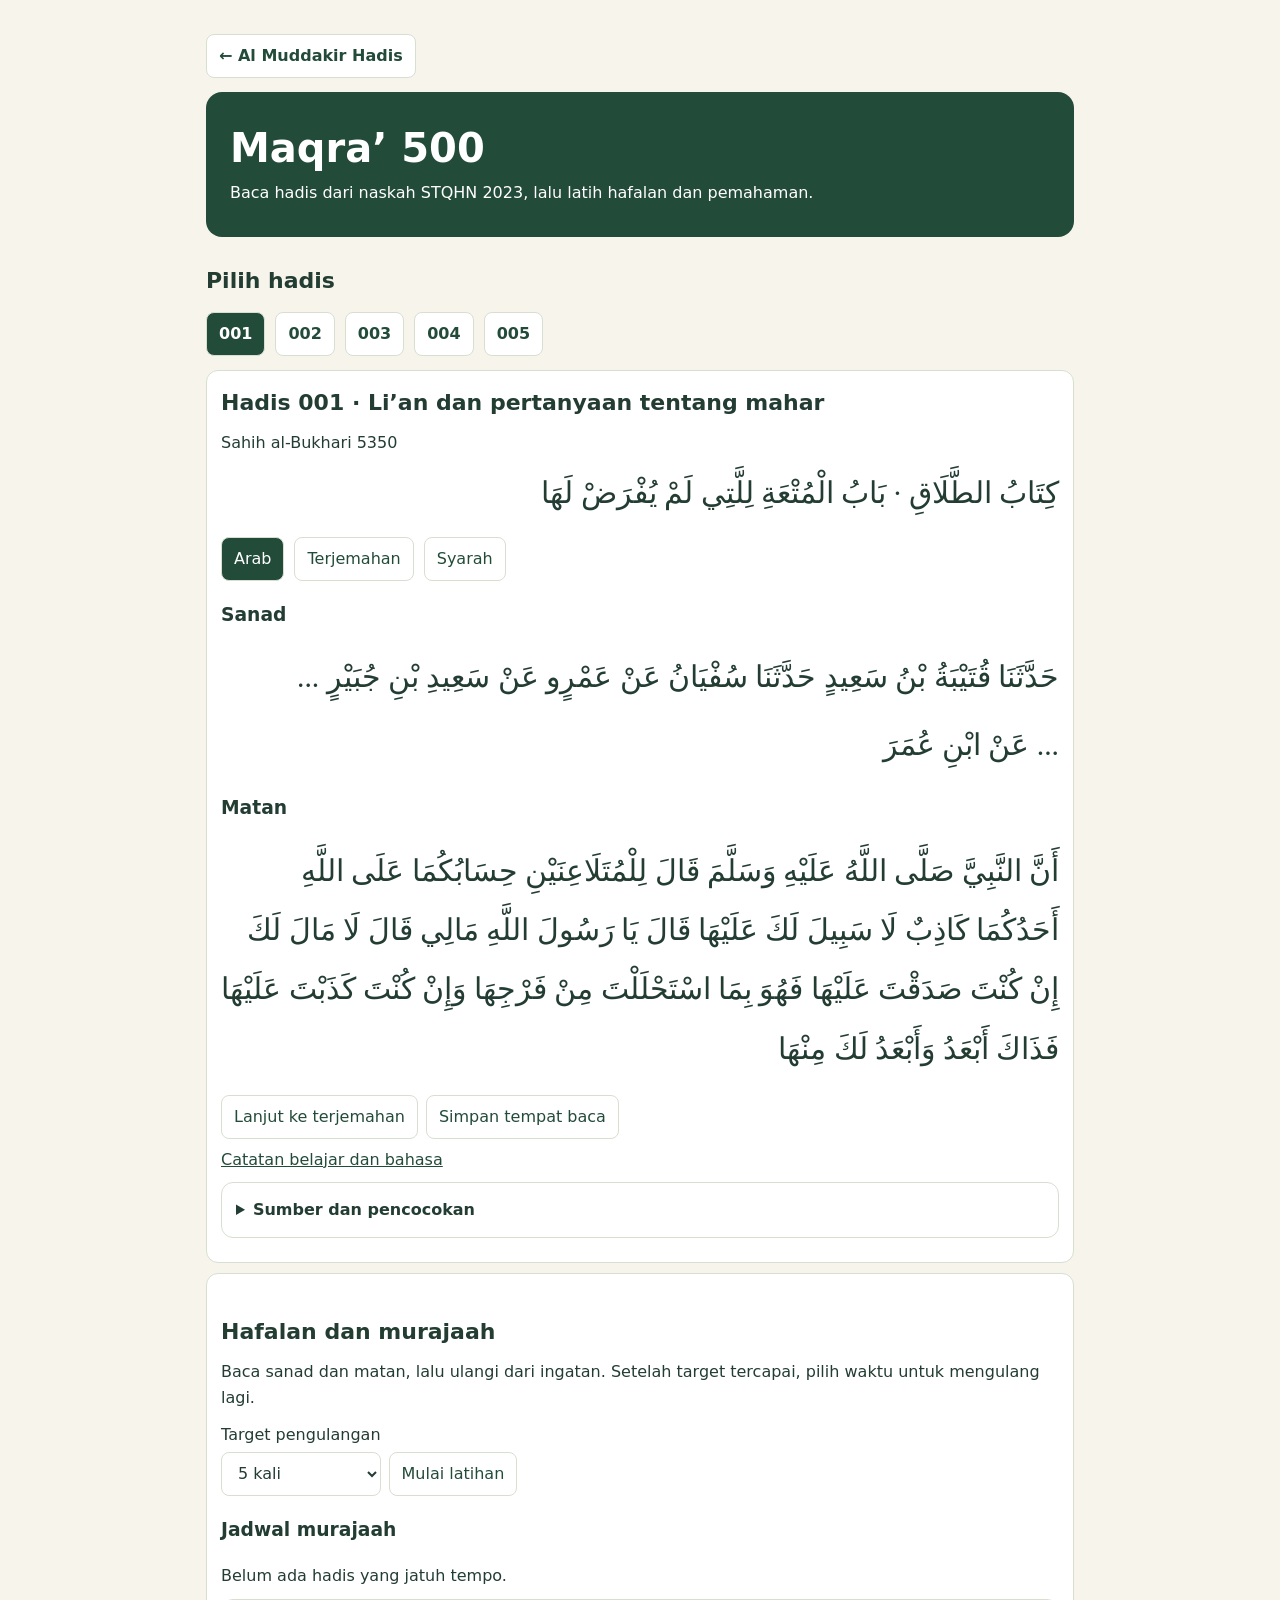
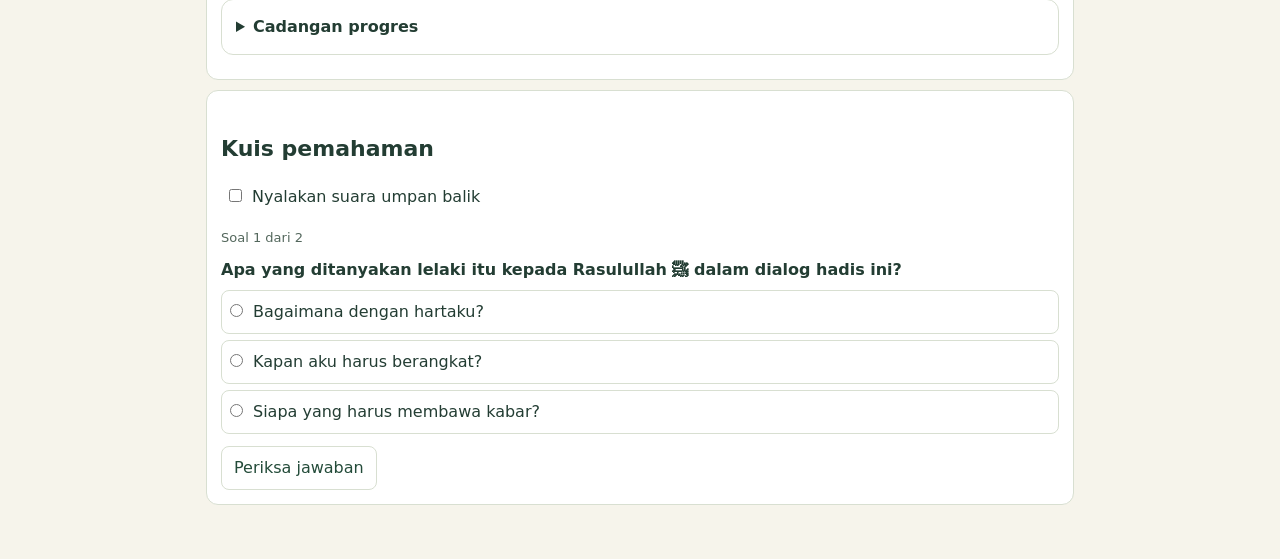
<file: al-muddakir-hadis/maqra500/index.html>
<!doctype html>
<html lang="id">
<head>
  <meta charset="utf-8">
  <meta name="viewport" content="width=device-width, initial-scale=1">
  <title>Maqra’ 500 · Al Muddakir Hadis</title>
  <link rel="stylesheet" href="../../knowledge-core/map.css">
  <link rel="stylesheet" href="reader.css">
  <link rel="stylesheet" href="practice.css">
  <link rel="stylesheet" href="quiz.css">
  <script src="reader.js" type="module"></script>
</head>
<body>
  <main>
    <nav aria-label="Kembali ke fakultas"><a href="../index.html">← Al Muddakir Hadis</a></nav>
    <header>
      <h1>Maqra’ 500</h1>
      <p>Baca hadis dari naskah STQHN 2023, lalu latih hafalan dan pemahaman.</p>
    </header>
    <section aria-labelledby="catalog-title">
      <h2 id="catalog-title">Pilih hadis</h2>
      <p id="loading-status" role="status">Memuat daftar hadis…</p>
      <p id="load-error" class="notice" role="alert" hidden></p>
      <a id="reload" class="button" href="" hidden>Muat ulang</a>
      <nav id="hadith-list" aria-label="Daftar hadis" hidden></nav>
      <a id="resume-reading" class="button" href="" hidden></a>
    </section>
    <noscript><p class="notice">Aktifkan JavaScript untuk membuka catatan hadis.</p></noscript>
    <article id="hadith" aria-labelledby="hadith-title" class="panel" hidden>
      <h2 id="hadith-title"></h2>
      <p id="hadith-reference"></p>
      <p id="hadith-chapter" class="arabic" lang="ar" dir="rtl"></p>
      <nav class="reading-steps" aria-label="Bagian bacaan">
        <button type="button" data-stage="arab" aria-controls="stage-arab" aria-pressed="true">Arab</button>
        <button type="button" data-stage="terjemahan" aria-controls="stage-terjemahan" aria-pressed="false">Terjemahan</button>
        <button type="button" data-stage="syarah" aria-controls="stage-syarah" aria-pressed="false">Syarah</button>
      </nav>
      <p id="recall-notice" role="status" hidden>Teks disembunyikan untuk latihan. Gunakan tombol Tampilkan teks Arab pada bagian hafalan untuk membukanya.</p>
      <div id="reading-content">
        <section id="stage-arab" aria-label="Arab">
          <h3>Sanad</h3>
          <div id="hadith-sanad"></div>
          <h3>Matan</h3>
          <p id="hadith-matn" class="arabic" lang="ar" dir="rtl"></p>
        </section>
        <section id="stage-terjemahan" aria-label="Terjemahan" hidden>
          <h3>Draf terjemahan Indonesia</h3>
          <p id="hadith-translation"></p>
        </section>
        <section id="stage-syarah" aria-label="Syarah" hidden>
          <h3>Syarah</h3>
          <p id="sharh-status"></p>
        </section>
        <div class="reading-actions">
          <button id="next-stage" type="button"></button>
          <button id="save-reading" type="button">Simpan tempat baca</button>
        </div>
        <p id="bookmark-status" class="small" role="status"></p>
        <p><a id="study-notes" href="">Catatan belajar dan bahasa</a></p>
      </div>
      <details>
        <summary>Sumber dan pencocokan</summary>
        <p id="source-location"></p>
        <p class="small">SHA-256 <code id="source-hash"></code></p>
        <p id="reference-notes"></p>
        <a id="reference-link" href="">Salinan digital pembanding</a>
      </details>
    </article>
    <section id="practice" class="panel" hidden></section>
    <section id="quiz" class="panel" hidden></section>
  </main>
</body>
</html>
</file>
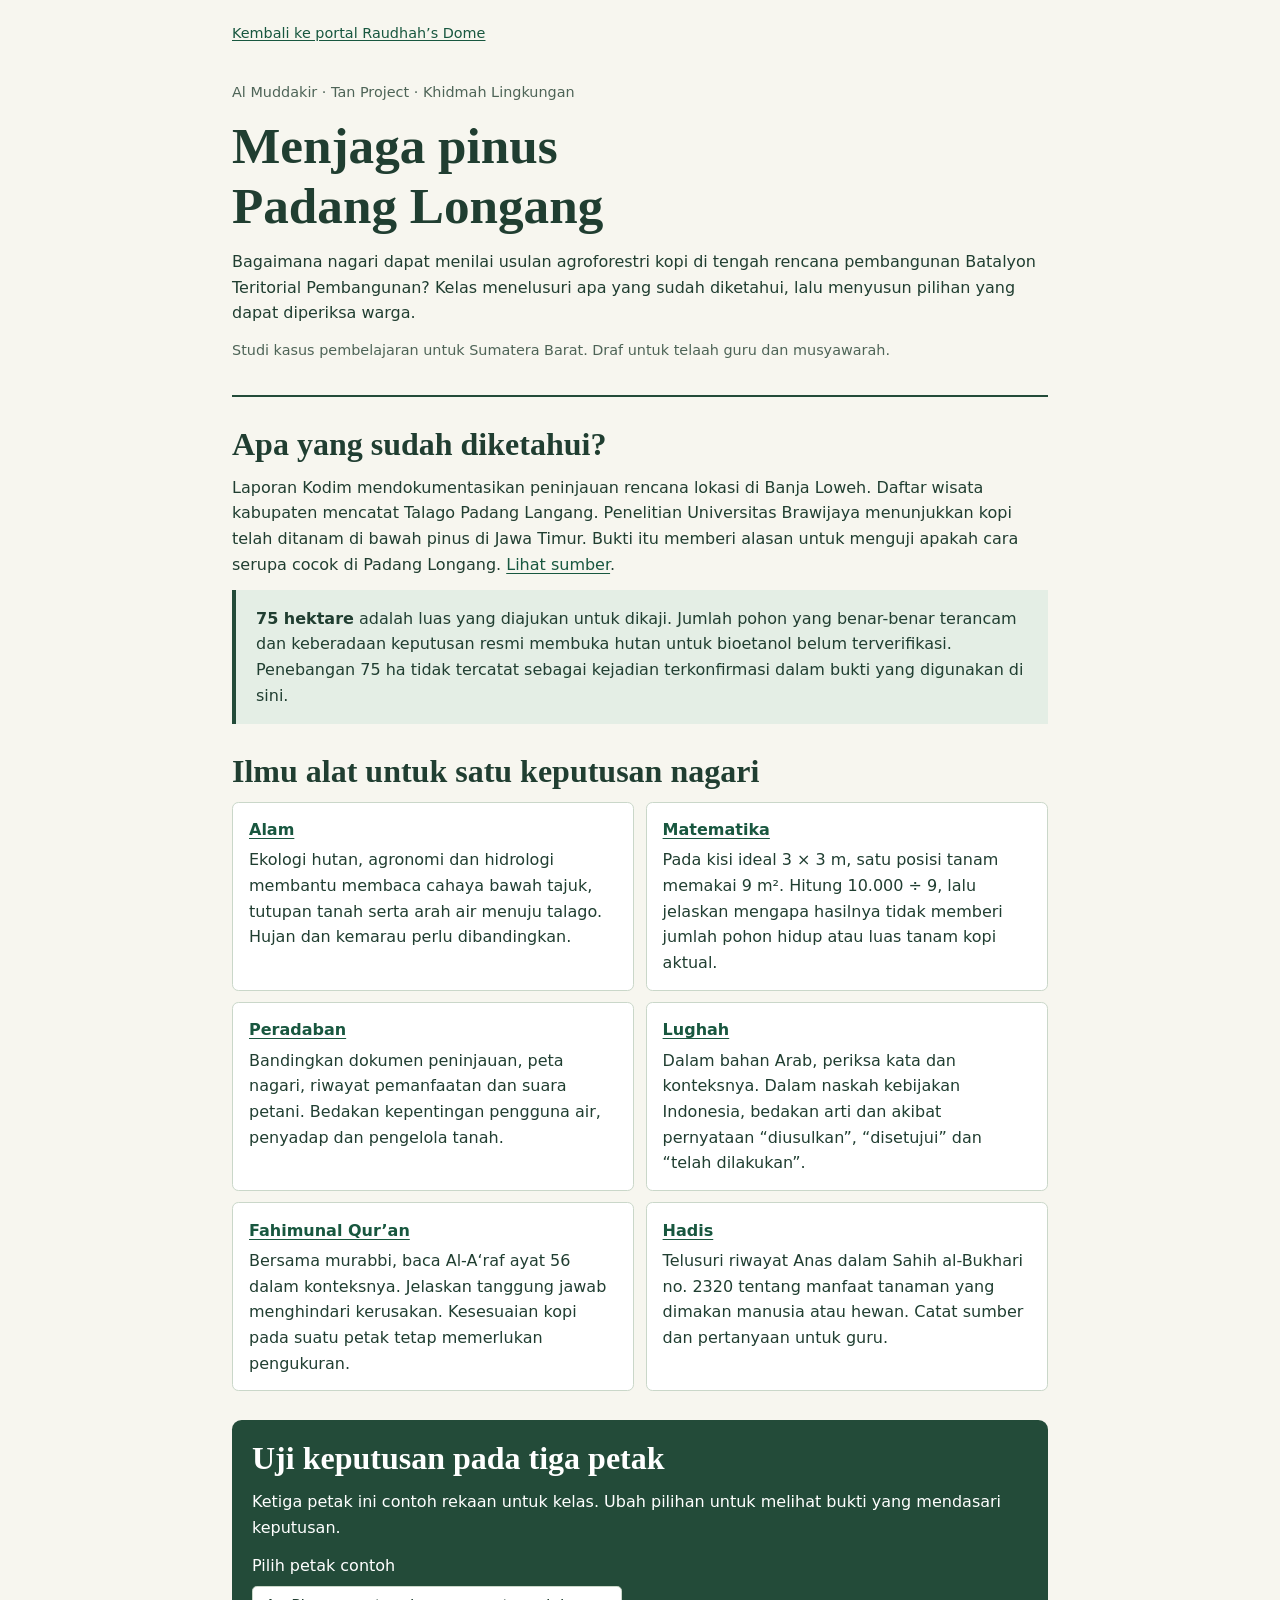
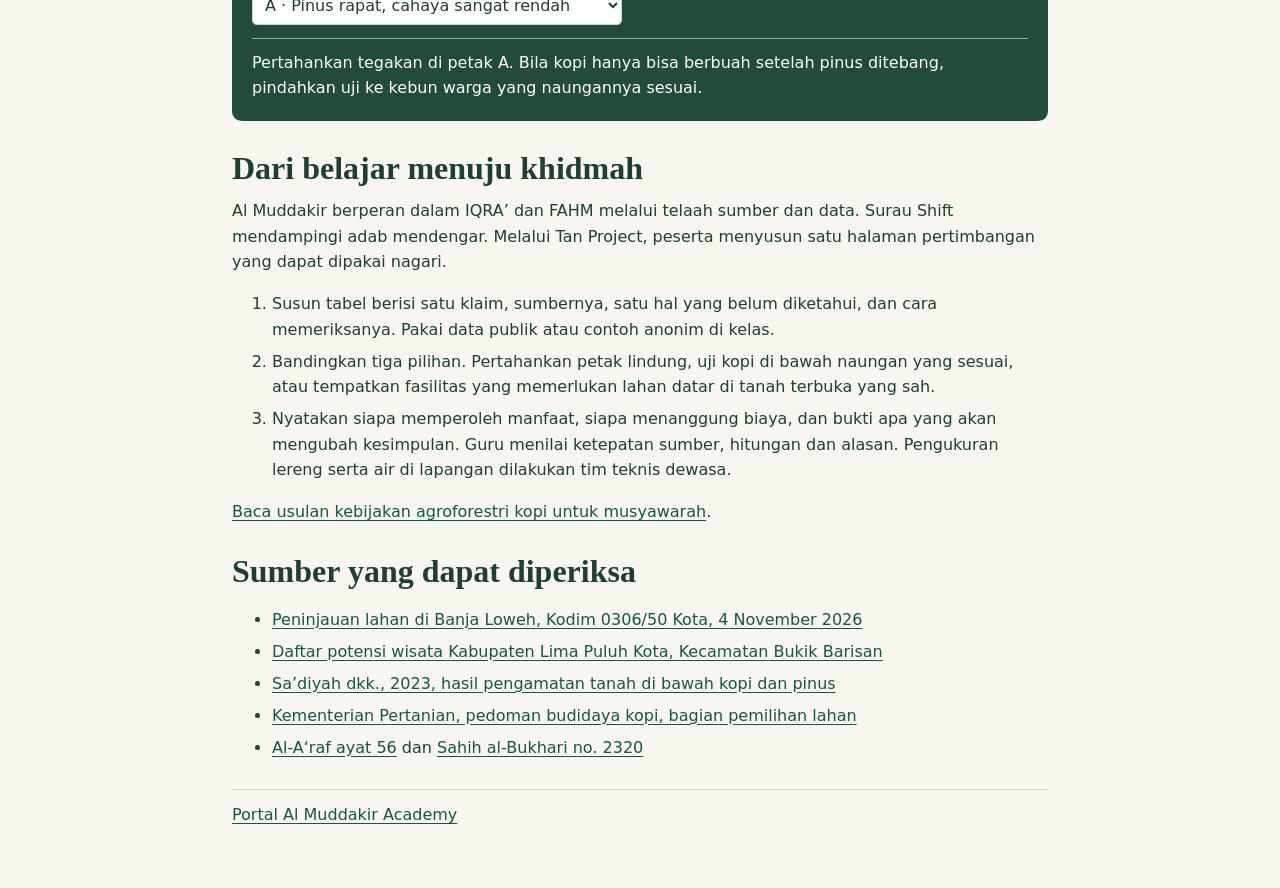
<file: khidmah-lingkungan/padang-longang/index.html>
<!doctype html>
<html lang="id">
<head>
  <meta charset="utf-8">
  <meta name="viewport" content="width=device-width, initial-scale=1">
  <meta name="theme-color" content="#234b39">
  <title>Padang Longang · Khidmah Lingkungan Al Muddakir</title>
  <style>
    :root {color-scheme: light; --ink:#203e31; --muted:#4e6457; --line:#cad7c9; --paper:#f7f6ef; --green:#234b39; --white:#fff;}
    * {box-sizing:border-box}
    body {margin:0; color:var(--ink); background:var(--paper); font:1rem/1.6 system-ui,sans-serif}
    main {max-width:56rem; margin:auto; padding:1.4rem clamp(1rem,4vw,2.5rem) 3rem}
    a {color:#18573f; text-underline-offset:.16em}
    a:focus-visible,select:focus-visible,summary:focus-visible {outline:3px solid #a96e18; outline-offset:4px}
    header {padding:1.75rem 0 1.3rem; border-bottom:2px solid var(--green)}
    h1,h2 {font-family:Georgia,serif; font-weight:600; line-height:1.17; text-wrap:balance}
    h1 {font-size:clamp(2rem,5vw,3.2rem); max-width:20ch; margin:.4rem 0 .8rem}
    h2 {font-size:clamp(1.45rem,3vw,2rem); margin:0 0 .7rem}
    h3 {font-size:1rem; margin:0 0 .3rem}
    p {margin:.45rem 0 .8rem}
    section {margin:1.8rem 0}
    nav {font-size:.9rem}
    .status, small {color:var(--muted); font-size:.9rem}
    .evidence {padding:1rem 1.25rem; background:#e4eee5; border-left:4px solid var(--green)}
    .tools {display:grid; grid-template-columns:repeat(2,minmax(0,1fr)); gap:.7rem}
    .tools article {background:var(--white); padding:.9rem 1rem; border:1px solid var(--line); border-radius:.4rem}
    .tools p {margin:0}
    .exercise {background:var(--green); color:white; border-radius:.6rem; padding:1.25rem}
    .exercise select {display:block; margin:.45rem 0 .85rem; max-width:100%; padding:.5rem; font:inherit; color:var(--ink); background:white; border:1px solid var(--line); border-radius:.3rem}
    .exercise output {display:block; border-top:1px solid #92ae9b; padding-top:.65rem}
    .exercise details {margin:.7rem 0}
    .exercise summary {cursor:pointer}
    li {margin-bottom:.4rem}
    footer {border-top:1px solid var(--line); padding:.75rem 0}
    @media(max-width:36rem){.tools {grid-template-columns:1fr}}
    @media print{nav,.exercise select,.exercise label,footer{display:none} body{background:white}.exercise{background:white;color:var(--ink);border:1px solid}}
  </style>
</head>
<body><main>
  <nav aria-label="Navigasi"><a href="../../index.html">Kembali ke portal Raudhah’s Dome</a></nav>
  <header>
    <p class="status">Al Muddakir · Tan Project · Khidmah Lingkungan</p>
    <h1>Menjaga pinus Padang Longang</h1>
    <p>Bagaimana nagari dapat menilai usulan agroforestri kopi di tengah rencana pembangunan Batalyon Teritorial Pembangunan? Kelas menelusuri apa yang sudah diketahui, lalu menyusun pilihan yang dapat diperiksa warga.</p>
    <p class="status">Studi kasus pembelajaran untuk Sumatera Barat. Draf untuk telaah guru dan musyawarah.</p>
  </header>
  <section aria-labelledby="bukti"><h2 id="bukti">Apa yang sudah diketahui?</h2>
    <p>Laporan Kodim mendokumentasikan peninjauan rencana lokasi di Banja Loweh. Daftar wisata kabupaten mencatat Talago Padang Langang. Penelitian Universitas Brawijaya menunjukkan kopi telah ditanam di bawah pinus di Jawa Timur. Bukti itu memberi alasan untuk menguji apakah cara serupa cocok di Padang Longang. <a href="#sumber">Lihat sumber</a>.</p>
    <p class="evidence"><strong>75 hektare</strong> adalah luas yang diajukan untuk dikaji. Jumlah pohon yang benar-benar terancam dan keberadaan keputusan resmi membuka hutan untuk bioetanol belum terverifikasi. Penebangan 75 ha tidak tercatat sebagai kejadian terkonfirmasi dalam bukti yang digunakan di sini.</p>
  </section>
  <section aria-labelledby="alat"><h2 id="alat">Ilmu alat untuk satu keputusan nagari</h2>
    <div class="tools">
      <article><h3><a href="../../al-muddakir-alam/index.html">Alam</a></h3><p>Ekologi hutan, agronomi dan hidrologi membantu membaca cahaya bawah tajuk, tutupan tanah serta arah air menuju talago. Hujan dan kemarau perlu dibandingkan.</p></article>
      <article><h3><a href="../../al-muddakir-matematika/index.html">Matematika</a></h3><p>Pada kisi ideal 3 × 3 m, satu posisi tanam memakai 9 m². Hitung 10.000 ÷ 9, lalu jelaskan mengapa hasilnya tidak memberi jumlah pohon hidup atau luas tanam kopi aktual.</p></article>
      <article><h3><a href="../../al-muddakir-peradaban/index.html">Peradaban</a></h3><p>Bandingkan dokumen peninjauan, peta nagari, riwayat pemanfaatan dan suara petani. Bedakan kepentingan pengguna air, penyadap dan pengelola tanah.</p></article>
      <article><h3><a href="../../al-muddakir-lughah/index.html">Lughah</a></h3><p>Dalam bahan Arab, periksa kata dan konteksnya. Dalam naskah kebijakan Indonesia, bedakan arti dan akibat pernyataan “diusulkan”, “disetujui” dan “telah dilakukan”.</p></article>
      <article><h3><a href="../../al-muddakir-quran/index.html">Fahimunal Qur’an</a></h3><p>Bersama murabbi, baca Al-A‘raf ayat 56 dalam konteksnya. Jelaskan tanggung jawab menghindari kerusakan. Kesesuaian kopi pada suatu petak tetap memerlukan pengukuran.</p></article>
      <article><h3><a href="../../al-muddakir-hadis/index.html">Hadis</a></h3><p>Telusuri riwayat Anas dalam Sahih al-Bukhari no. 2320 tentang manfaat tanaman yang dimakan manusia atau hewan. Catat sumber dan pertanyaan untuk guru.</p></article>
    </div>
  </section>
  <section class="exercise" aria-labelledby="uji"><h2 id="uji">Uji keputusan pada tiga petak</h2>
    <p>Ketiga petak ini contoh rekaan untuk kelas. Ubah pilihan untuk melihat bukti yang mendasari keputusan.</p>
    <label for="petak">Pilih petak contoh</label>
    <select id="petak"><option value="teduh">A · Pinus rapat, cahaya sangat rendah</option><option value="kebun">B · Kebun lama, cahaya alami cukup</option><option value="alur">C · Tepian alur, sedimen mencapai talago</option></select>
    <output id="jawaban" for="petak" aria-live="polite">Pertahankan tegakan di petak A. Bila kopi hanya bisa berbuah setelah pinus ditebang, pindahkan uji ke kebun warga yang naungannya sesuai.</output>
    <noscript><p>Petak B dapat diusulkan untuk uji kecil setelah hak lahan, air dan tanah diperiksa. Petak C dipertahankan sebagai area perlindungan air.</p></noscript>
  </section>
  <section aria-labelledby="khidmah"><h2 id="khidmah">Dari belajar menuju khidmah</h2>
    <p>Al Muddakir berperan dalam IQRA’ dan FAHM melalui telaah sumber dan data. Surau Shift mendampingi adab mendengar. Melalui Tan Project, peserta menyusun satu halaman pertimbangan yang dapat dipakai nagari.</p>
    <ol>
      <li>Susun tabel berisi satu klaim, sumbernya, satu hal yang belum diketahui, dan cara memeriksanya. Pakai data publik atau contoh anonim di kelas.</li>
      <li>Bandingkan tiga pilihan. Pertahankan petak lindung, uji kopi di bawah naungan yang sesuai, atau tempatkan fasilitas yang memerlukan lahan datar di tanah terbuka yang sah.</li>
      <li>Nyatakan siapa memperoleh manfaat, siapa menanggung biaya, dan bukti apa yang akan mengubah kesimpulan. Guru menilai ketepatan sumber, hitungan dan alasan. Pengukuran lereng serta air di lapangan dilakukan tim teknis dewasa.</li>
    </ol>
    <p><a href="https://github.com/hajighozi/AL-MUDDAKIR-/blob/main/khidmah-lingkungan/padang-longang/usulan-kebijakan.md">Baca usulan kebijakan agroforestri kopi untuk musyawarah</a>.</p>
  </section>
  <section aria-labelledby="sumber"><h2 id="sumber">Sumber yang dapat diperiksa</h2>
    <ul>
      <li><a href="https://dim0306limapuluhkota.wordpress.com/2026/11/04/asrendam-xx-tib-tinjau-lokasi-rencana-pembangunan-batalyon-tp-di-banjalaweh/">Peninjauan lahan di Banja Loweh, Kodim 0306/50 Kota, 4 November 2026</a></li>
      <li><a href="https://disparpora.limapuluhkotakab.go.id/download/data_wisata.pdf">Daftar potensi wisata Kabupaten Lima Puluh Kota, Kecamatan Bukik Barisan</a></li>
      <li><a href="https://journal.unila.ac.id/index.php/tropicalsoil/article/view/519">Sa’diyah dkk., 2023, hasil pengamatan tanah di bawah kopi dan pinus</a></li>
      <li><a href="https://jdih.pertanian.go.id/sources/files/2014permentan49.pdf">Kementerian Pertanian, pedoman budidaya kopi, bagian pemilihan lahan</a></li>
      <li><a href="https://quran.nu.or.id/al-araf/56">Al-A‘raf ayat 56</a> dan <a href="https://sunnah.com/bukhari:2320">Sahih al-Bukhari no. 2320</a></li>
    </ul>
  </section>
  <footer><a href="../../index.html">Portal Al Muddakir Academy</a></footer>
</main>
<script>
  const decisions = {
    teduh: 'Pertahankan tegakan di petak A. Bila kopi hanya bisa berbuah setelah pinus ditebang, pindahkan uji ke kebun warga yang naungannya sesuai.',
    kebun: 'Petak B dapat masuk uji kecil bersama pemegang hak dan petani. Periksa ketinggian, tanah dan air. Bandingkan hasil panen serta pendapatan bersih dengan kebun pembanding sebelum memperluas.',
    alur: 'Pertahankan fungsi perlindungan air pada petak C. Telusuri sumber sedimen bersama pengelola air. Tempatkan kegiatan budidaya dan pengolahan di petak yang lulus pemeriksaan.'
  };
  const selection = document.getElementById('petak');
  const answer = document.getElementById('jawaban');
  selection.addEventListener('change', () => { answer.textContent = decisions[selection.value]; });
</script>
</body></html>
</file>
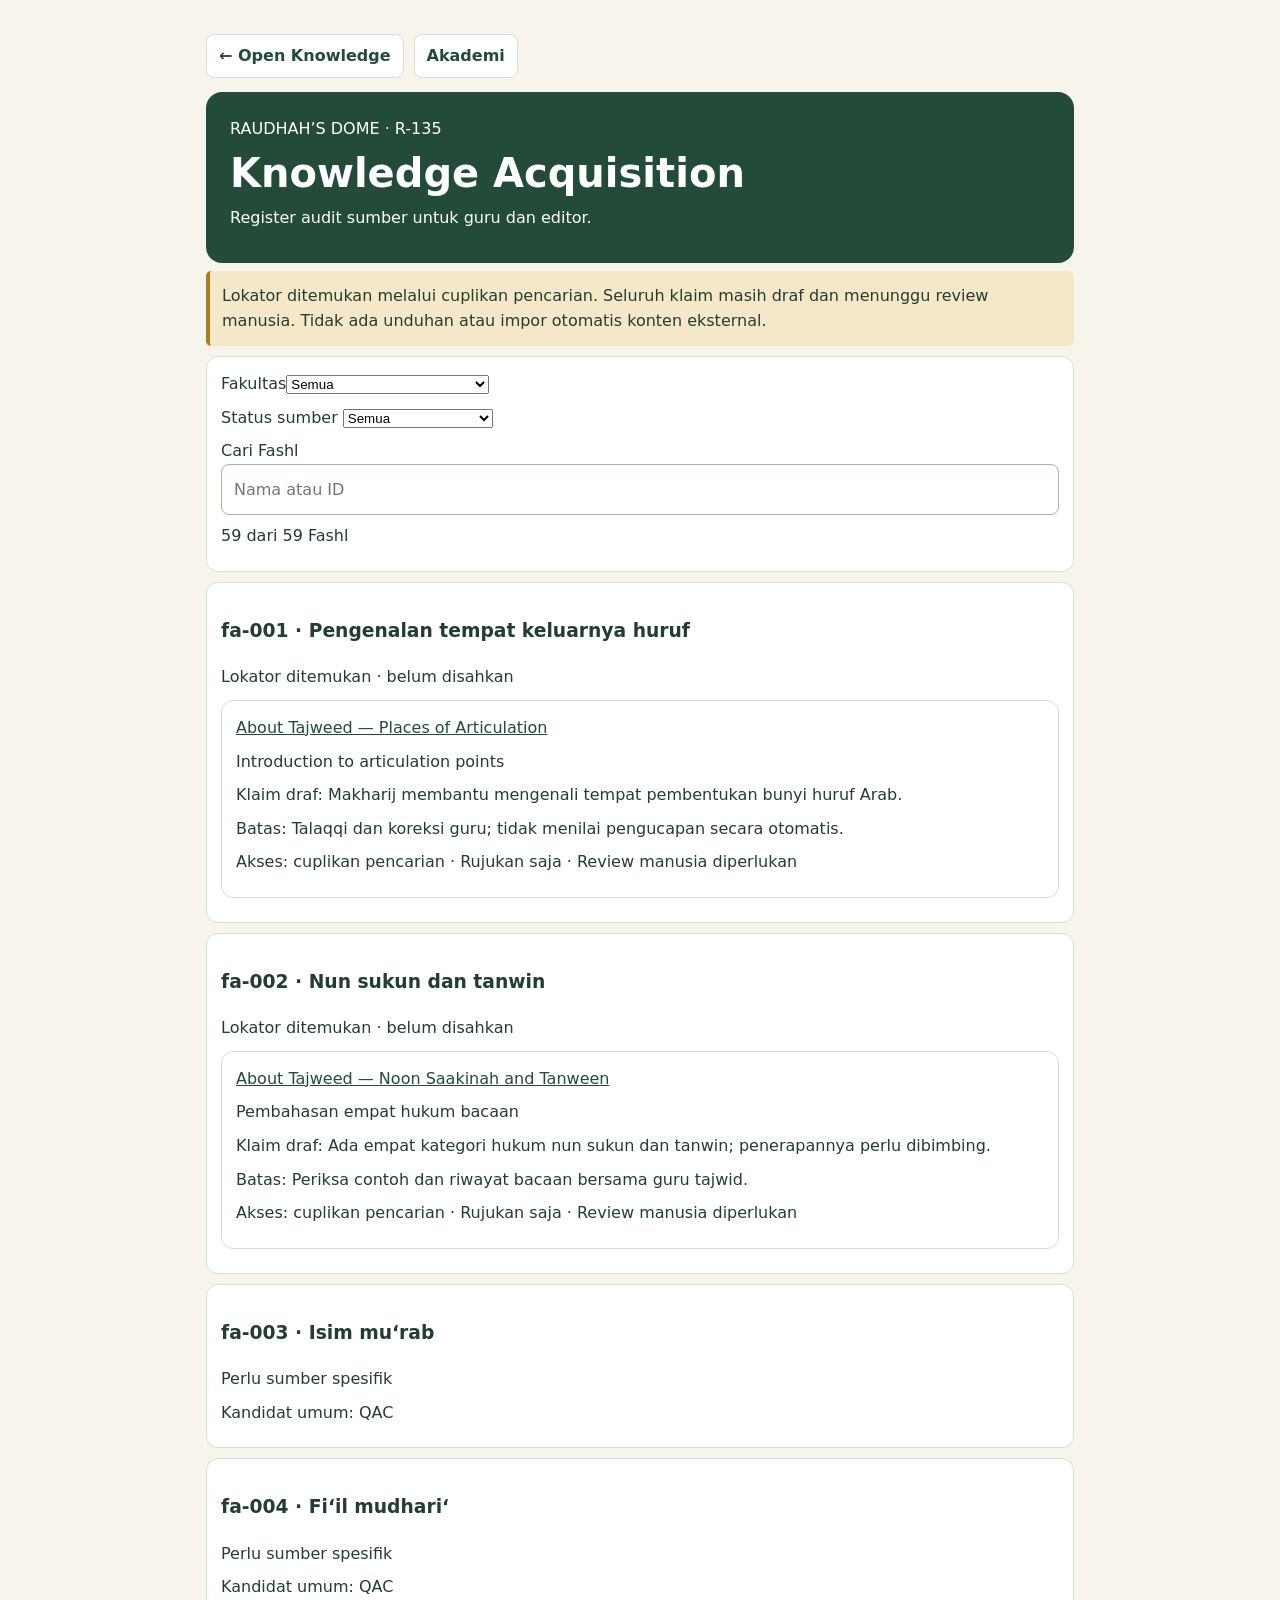
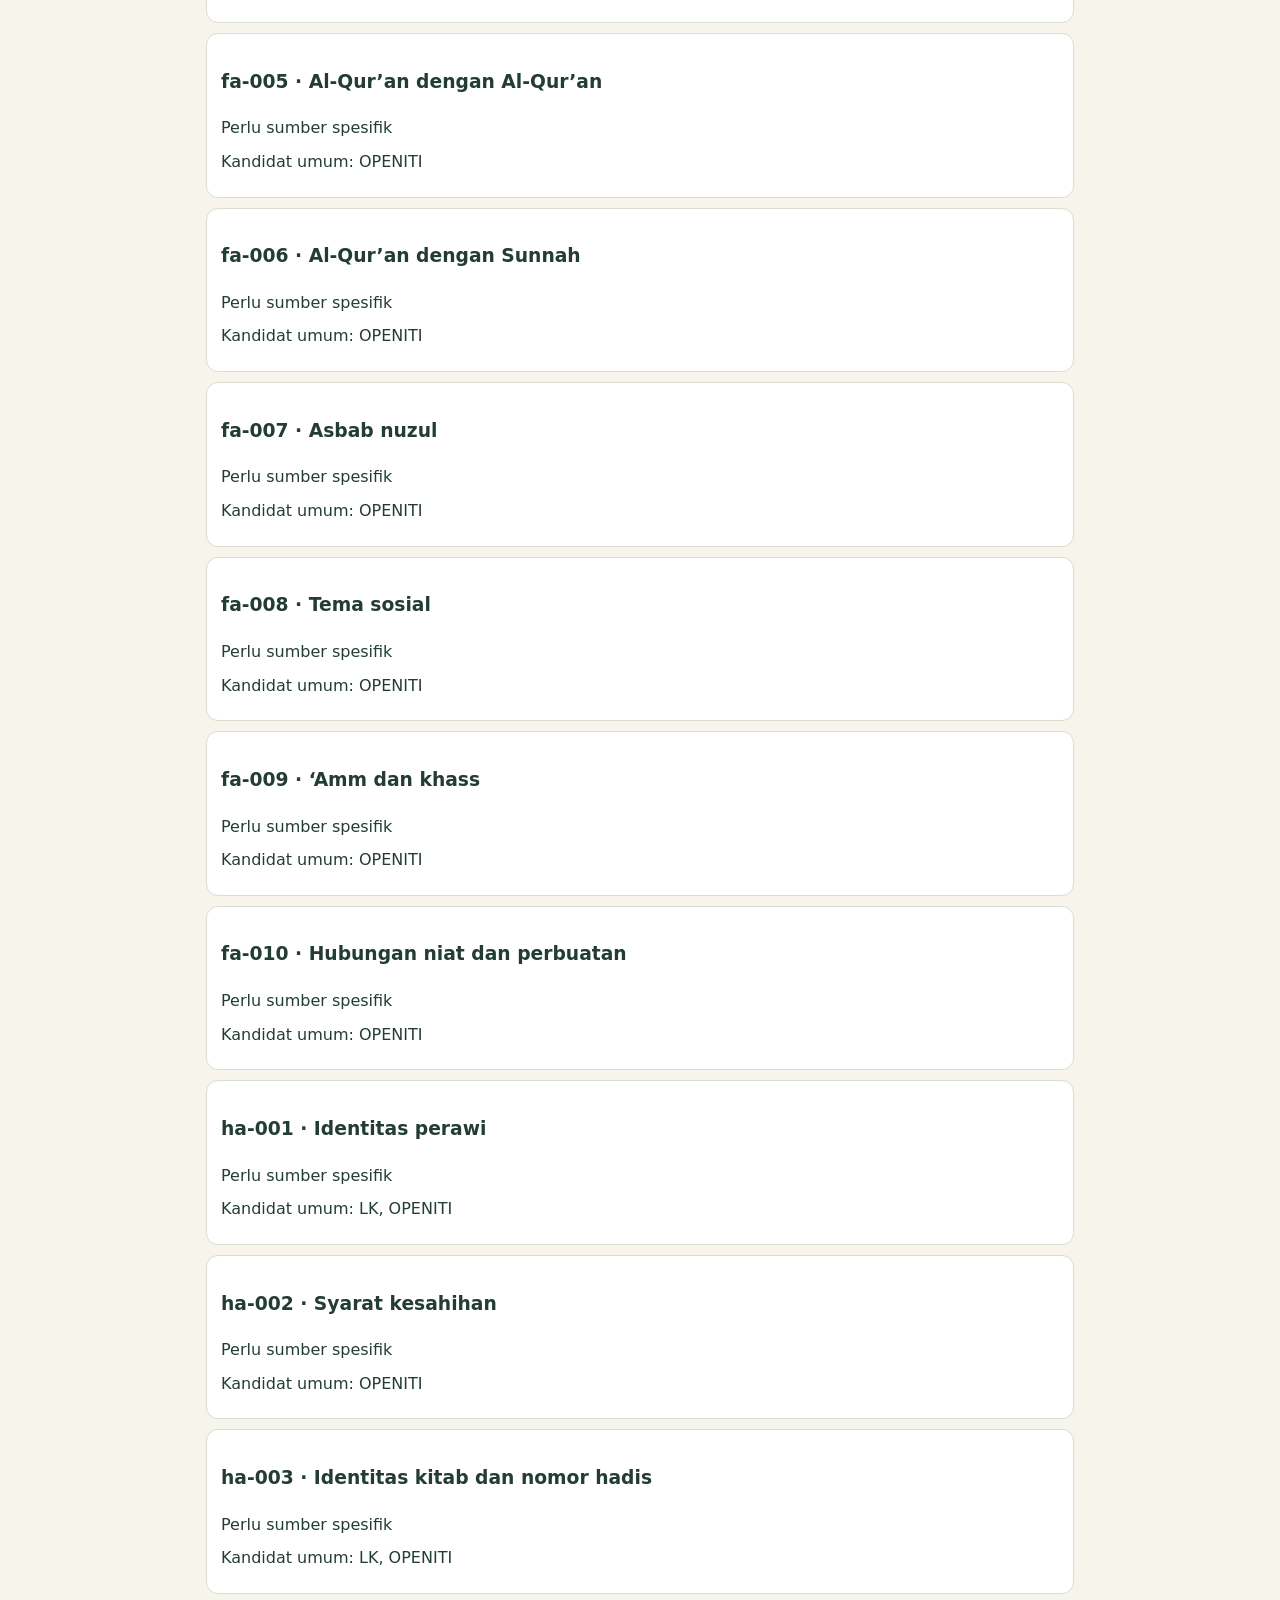
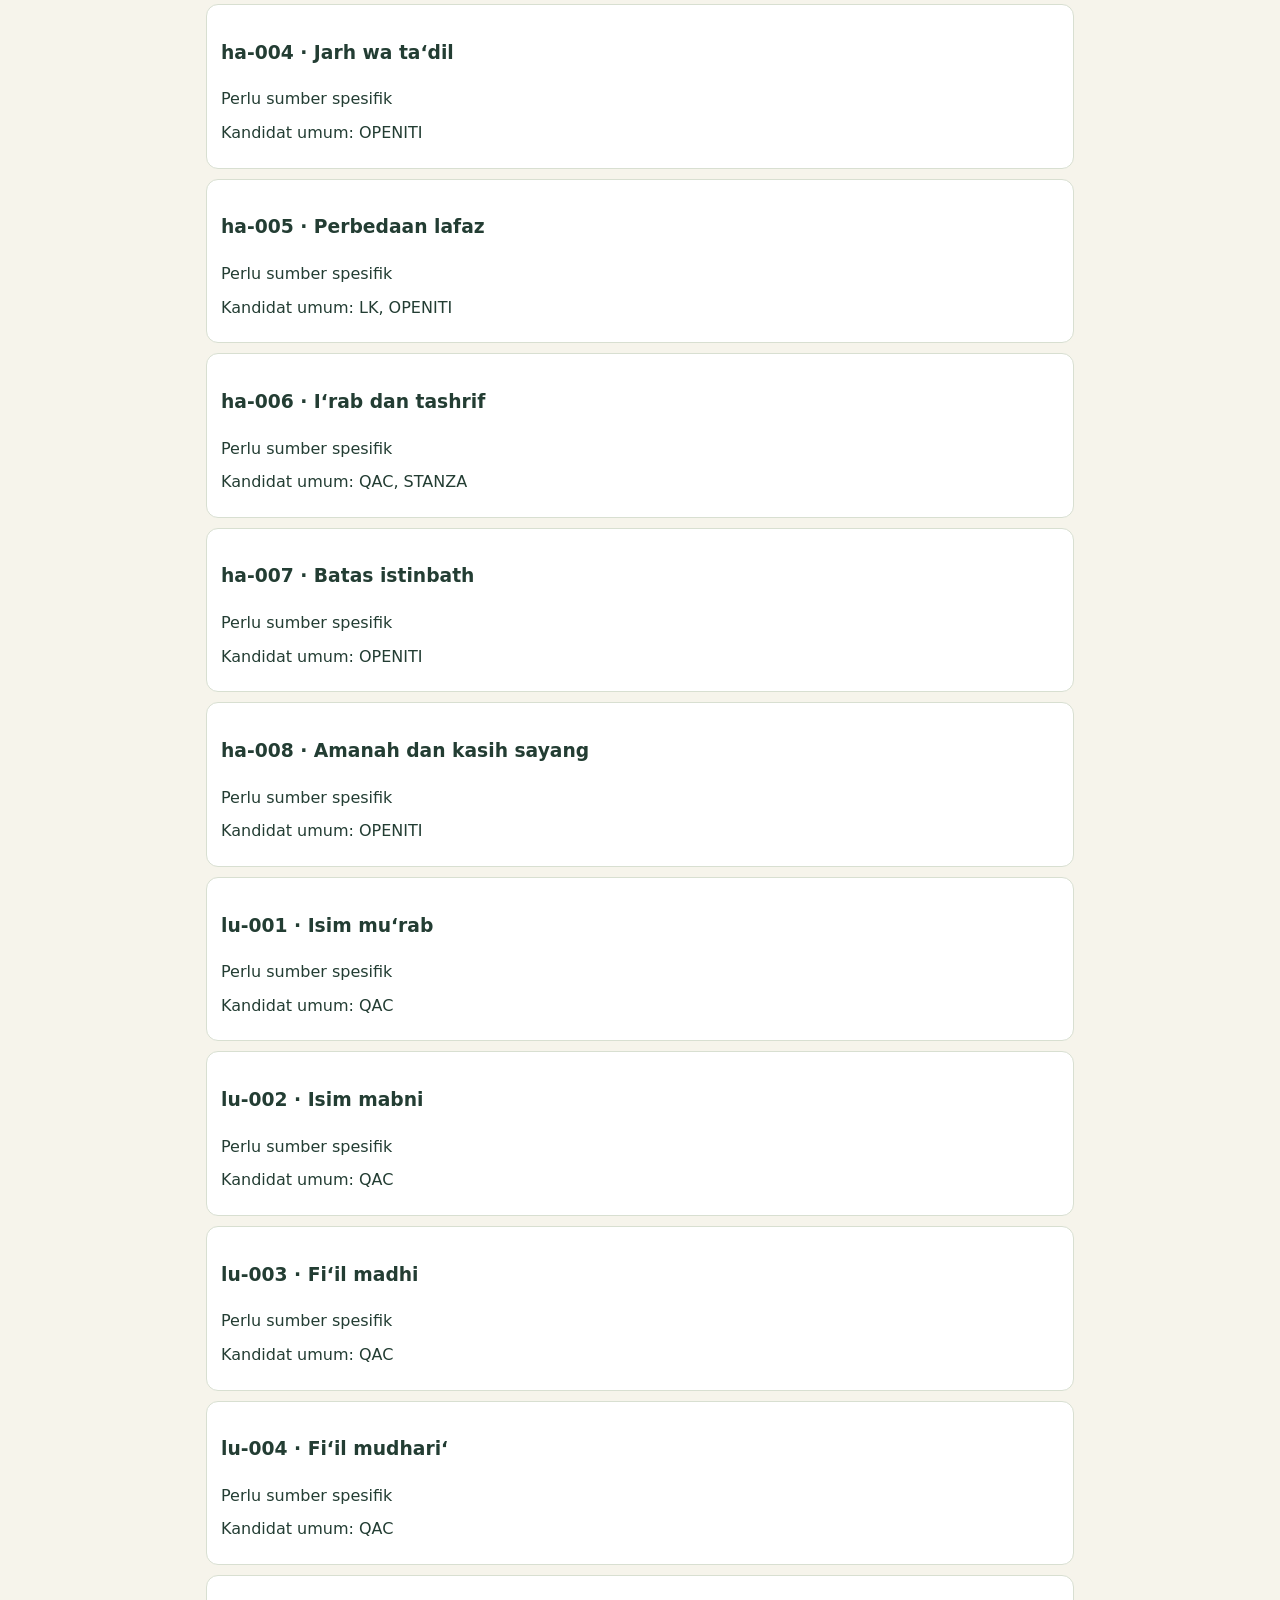
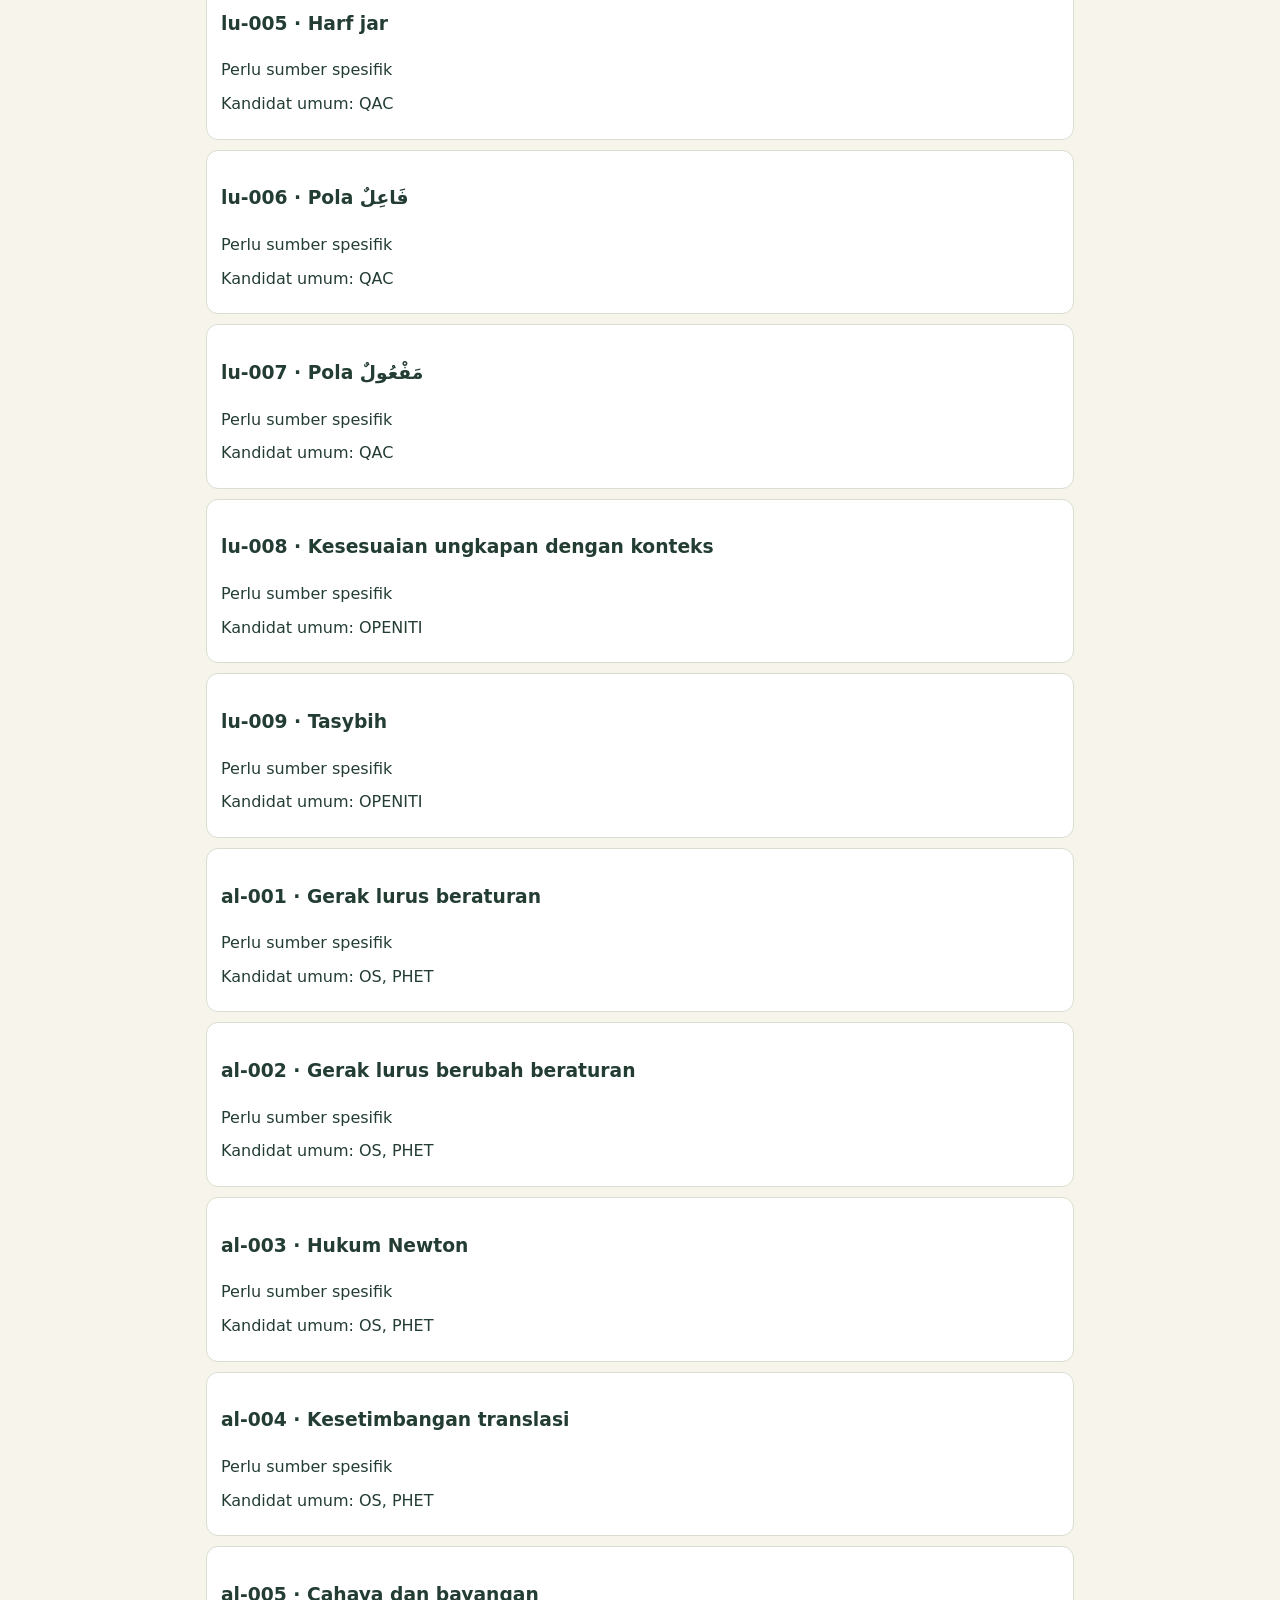
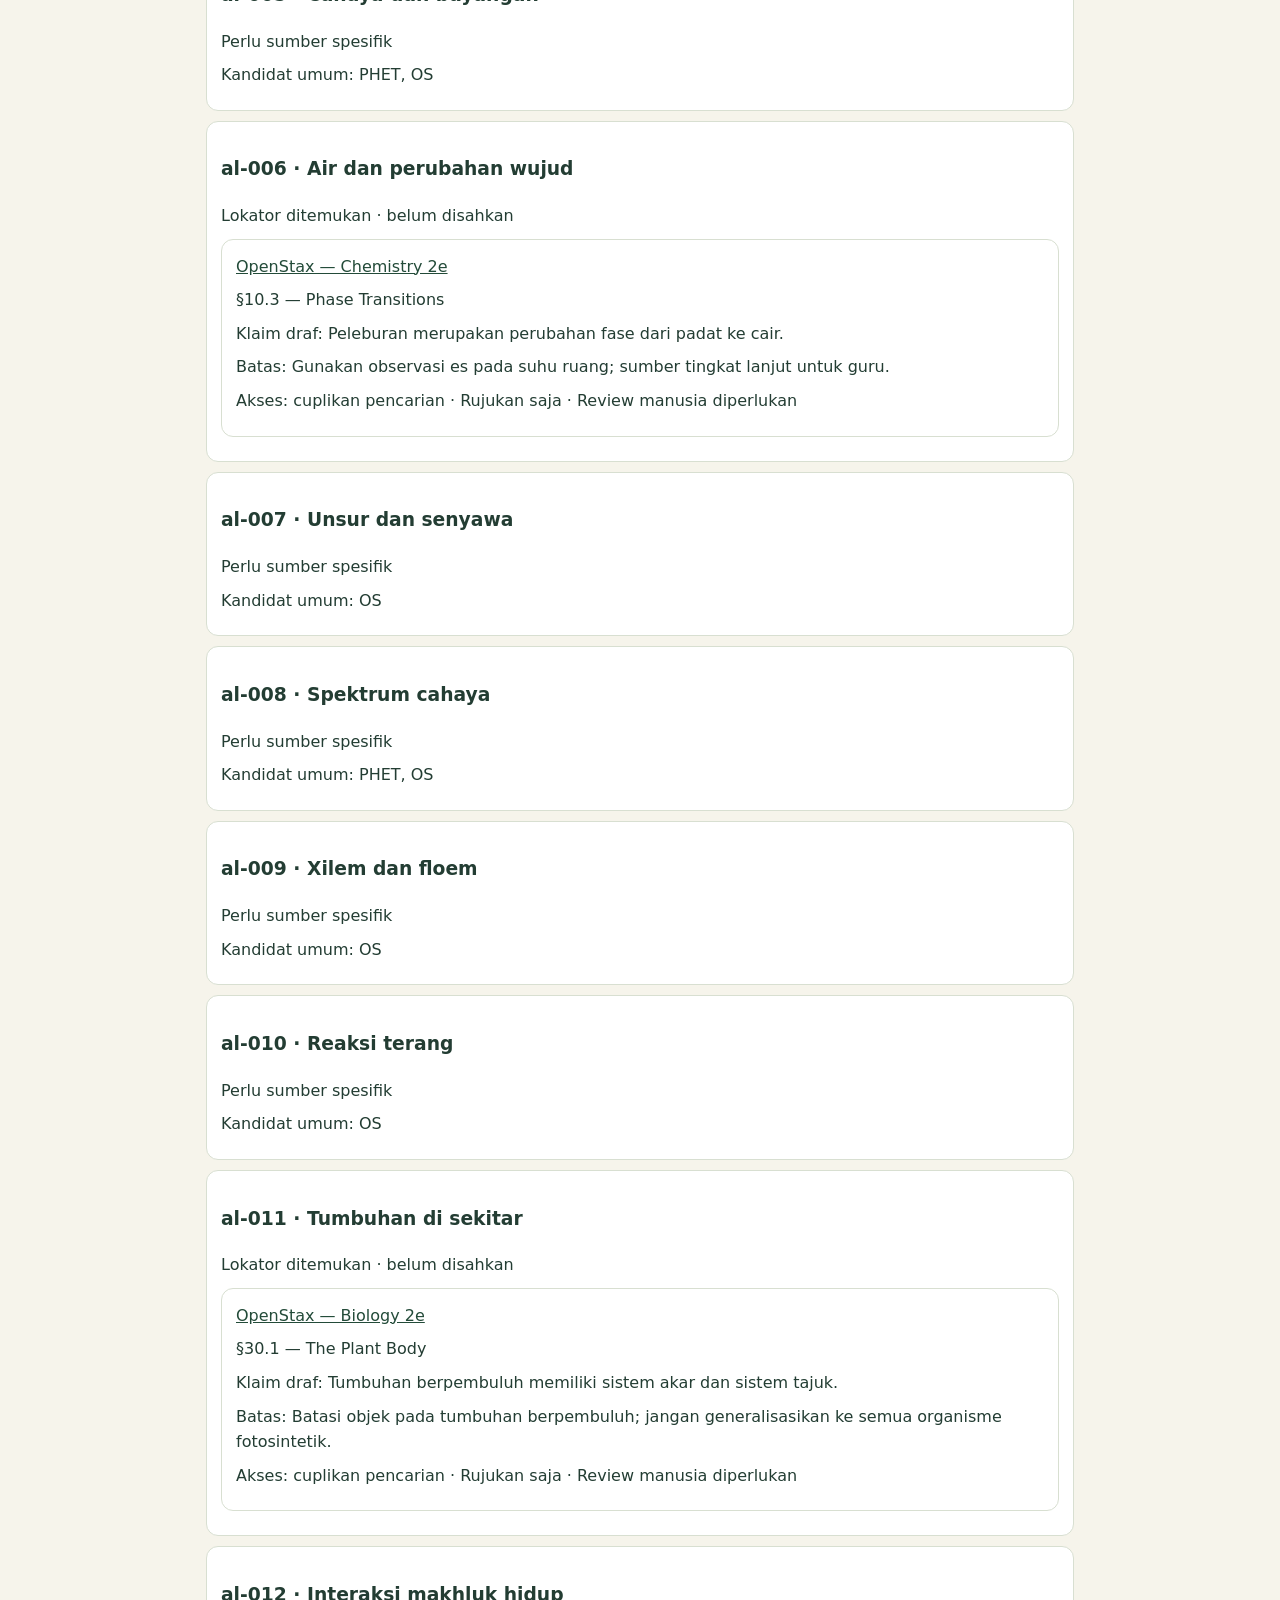
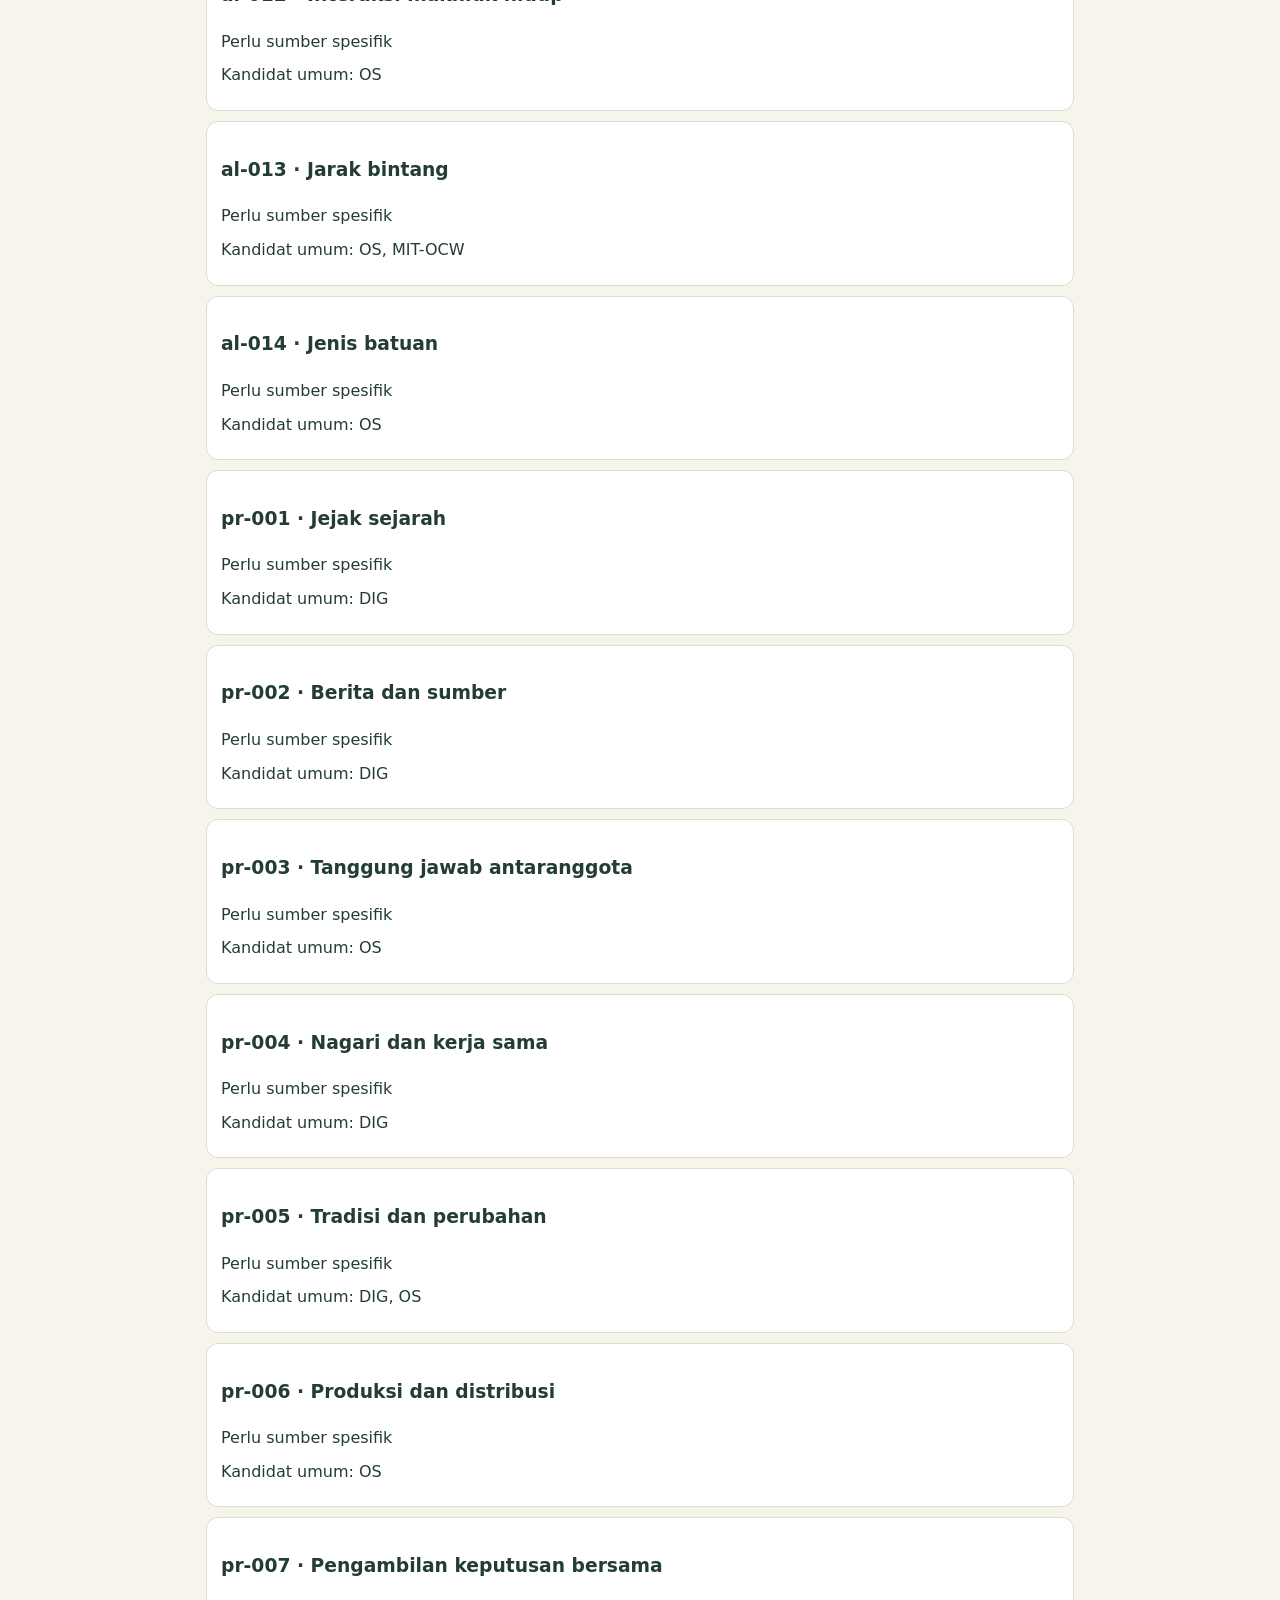
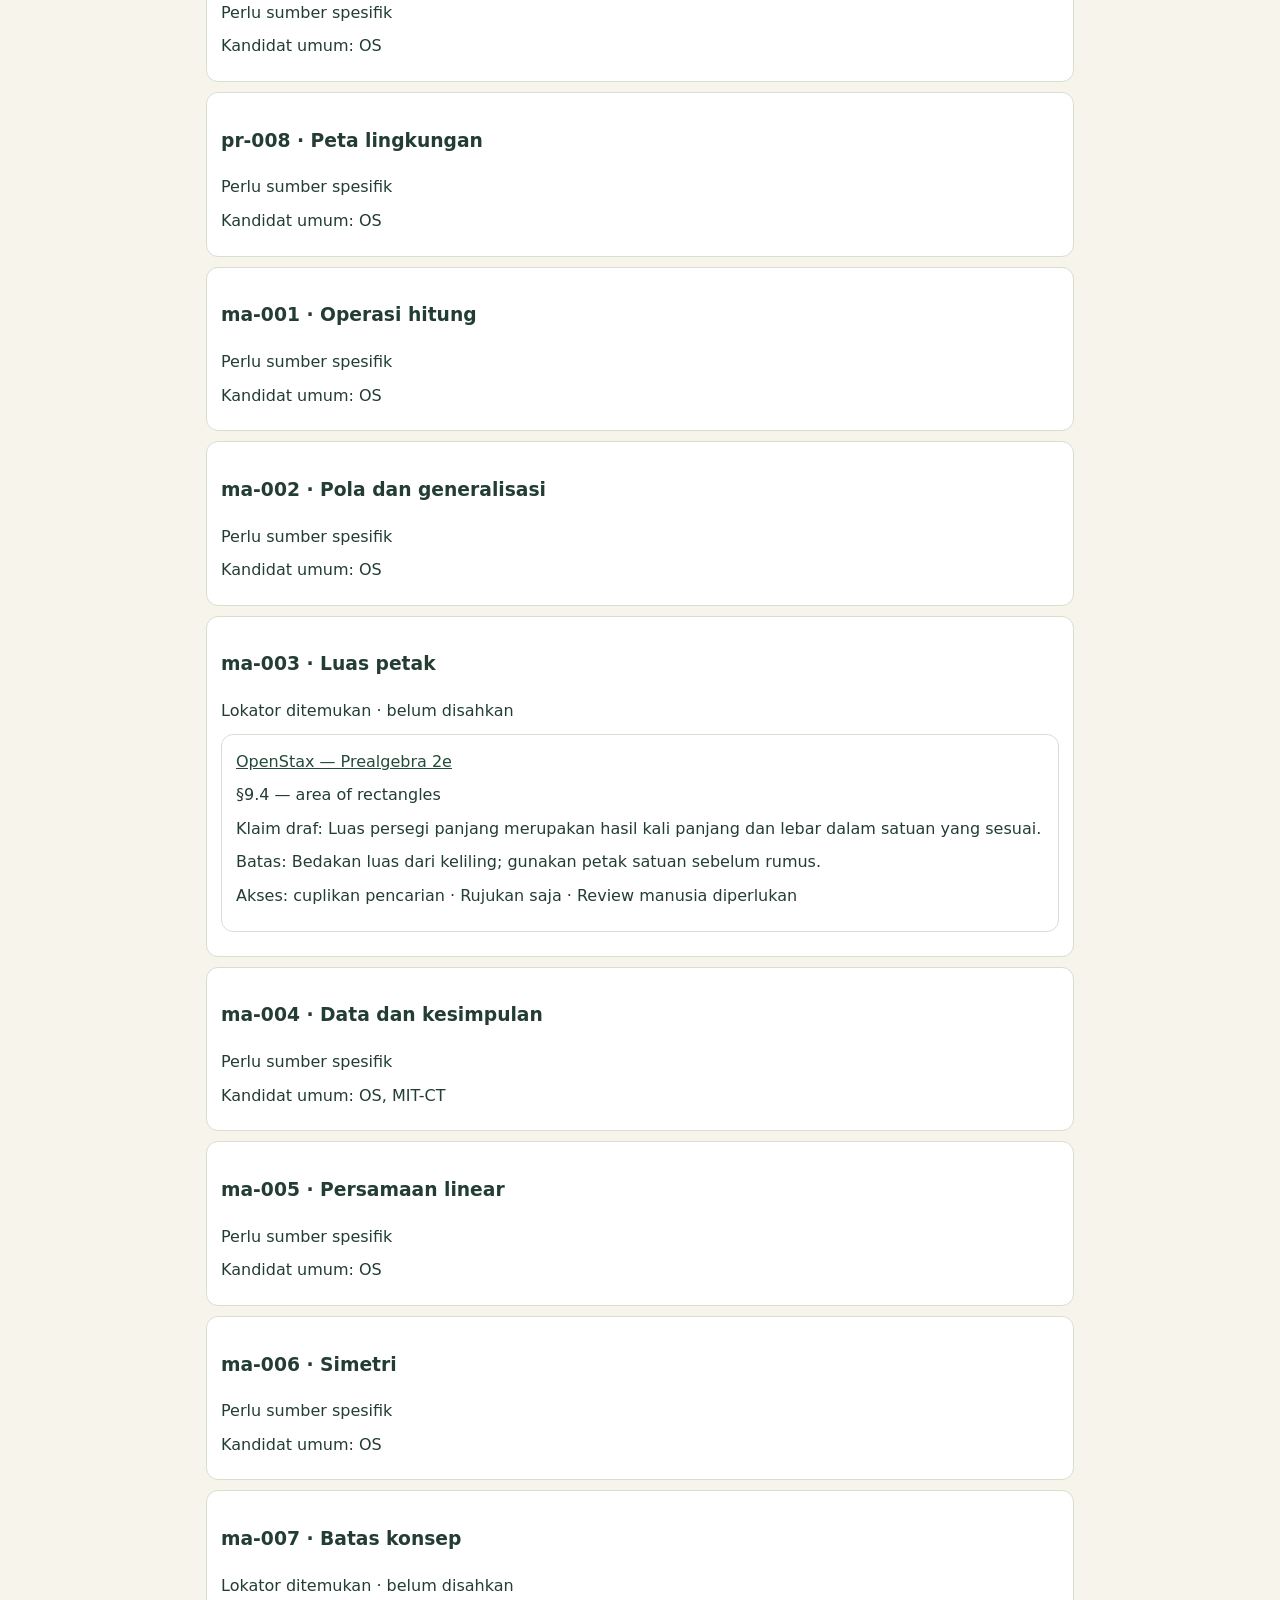
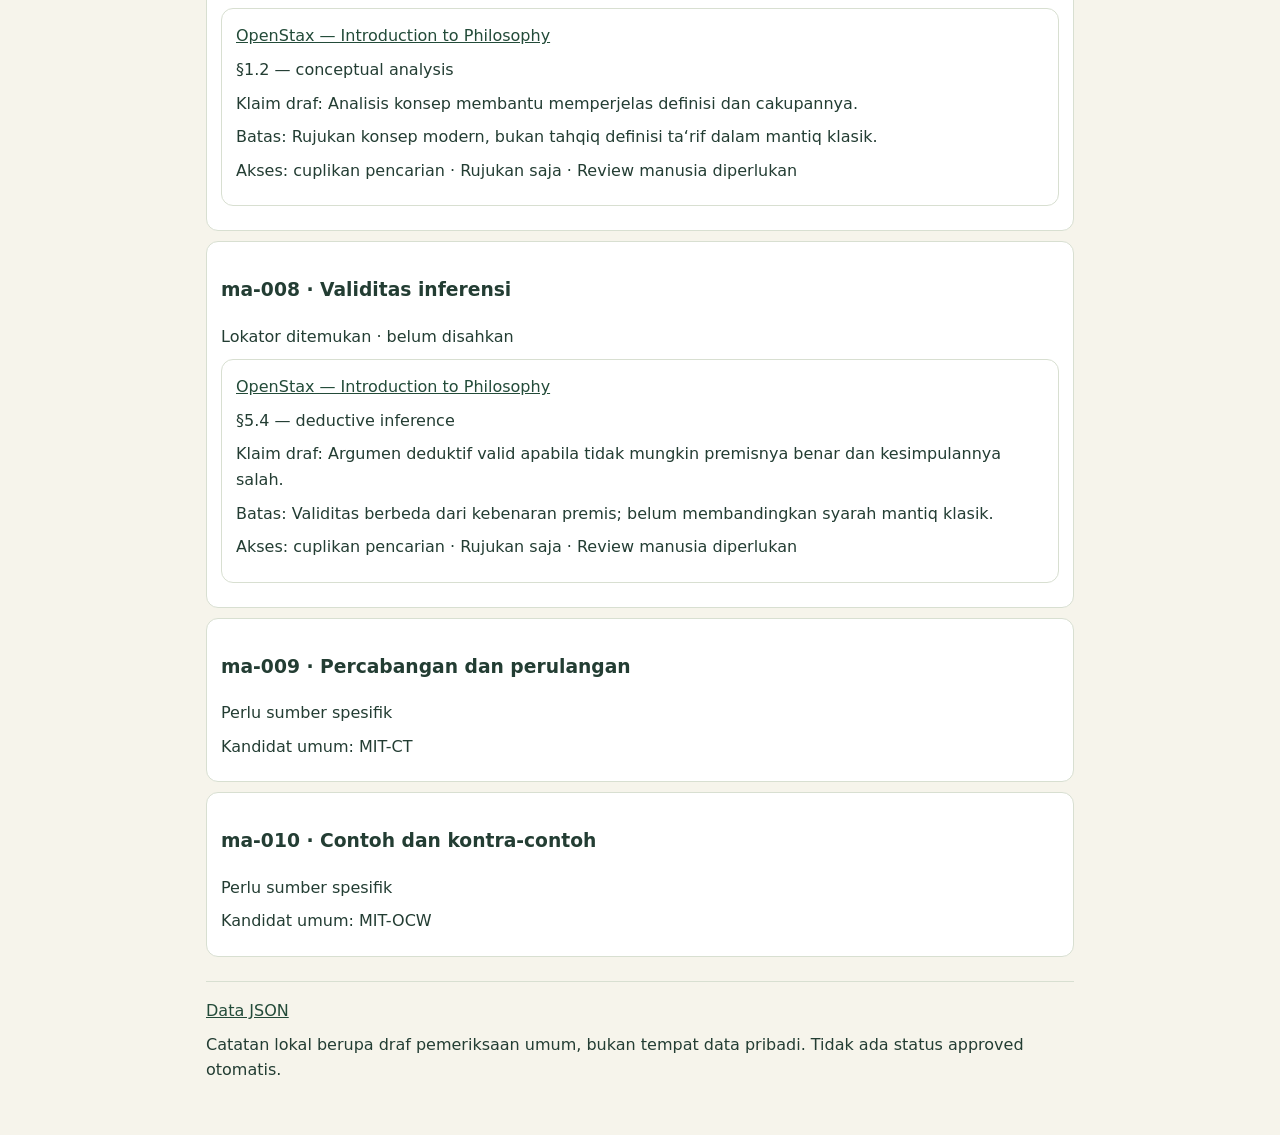
<file: open-knowledge/acquisition.html>
<!doctype html><html lang="id"><head><meta charset="utf-8"><meta name="viewport" content="width=device-width,initial-scale=1"><title>Audit sumber per Fashl</title><link rel="stylesheet" href="../knowledge-core/map.css"></head><body><main><nav><a href="index.html">← Open Knowledge</a><a href="../index.html">Akademi</a></nav><header><div>RAUDHAH’S DOME · R-135</div><h1>Knowledge Acquisition</h1><p>Register audit sumber untuk guru dan editor.</p></header><p class="notice">Lokator ditemukan melalui cuplikan pencarian. Seluruh klaim masih draf dan menunggu review manusia. Tidak ada unduhan atau impor otomatis konten eksternal.</p><section class="panel"><label for="faculty">Fakultas</label><select id="faculty"><option value="all">Semua</option><option value="quran">Al Muddakir Fahimunal Qur’an</option><option value="hadis">Al Muddakir Hadis</option><option value="lughah">Al Muddakir Lughah</option><option value="alam">Al Muddakir Alam</option><option value="peradaban">Al Muddakir Peradaban</option><option value="matematika">Al Muddakir Matematika</option></select><p><label for="status">Status sumber</label> <select id="status"><option value="all">Semua</option><option value="located">Lokator ditemukan</option><option value="discovery">Perlu sumber spesifik</option><option value="source_gap">Belum ada kandidat</option></select></p><label for="query">Cari Fashl</label><input id="query" type="search" placeholder="Nama atau ID"><p id="count" role="status"></p></section><div id="queue"></div><footer><a href="acquisition.json">Data JSON</a><p>Catatan lokal berupa draf pemeriksaan umum, bukan tempat data pribadi. Tidak ada status approved otomatis.</p></footer></main><script type="application/json" id="data">{"version":"0.1.0","checkpoint":"R-135","status":"draft","policy":"Lokator ditemukan melalui cuplikan pencarian; bukan pembacaan seluruh halaman, bukan tahqiq atau persetujuan ahli. Tidak ada konten penuh pihak ketiga disalin. Hak reproduksi belum diberikan. Catatan penelaahan lokal tidak mengubah status resmi.","records":[{"id":"ACQ-001","pathId":"fa-001","publisher":"About Tajweed","title":"Places of Articulation","url":"https://abouttajweed.com/tajweed-rules/32-articulation-points-and-articulation-areas-of-the-arabic-letters/19-places-of-articulation","locator":"Introduction to articulation points","claim":"Makharij membantu mengenali tempat pembentukan bunyi huruf Arab.","limitation":"Talaqqi dan koreksi guru; tidak menilai pengucapan secara otomatis.","access":"search_excerpt_inspected","checkedDate":"2026-11-26","rights":"reference_only","fullTextImported":false,"editorialStatus":"draft","reviewer":null,"reviewDate":null,"claimVerification":"pending_human_review"},{"id":"ACQ-002","pathId":"fa-002","publisher":"About Tajweed","title":"Noon Saakinah and Tanween","url":"https://www.abouttajweed.com/index.php/tajweed-rules/47-the-noon-saakinah-and-tanween/34-noon-saakinah-and-tanween","locator":"Pembahasan empat hukum bacaan","claim":"Ada empat kategori hukum nun sukun dan tanwin; penerapannya perlu dibimbing.","limitation":"Periksa contoh dan riwayat bacaan bersama guru tajwid.","access":"search_excerpt_inspected","checkedDate":"2026-11-26","rights":"reference_only","fullTextImported":false,"editorialStatus":"draft","reviewer":null,"reviewDate":null,"claimVerification":"pending_human_review"},{"id":"ACQ-003","pathId":"ma-007","publisher":"OpenStax","title":"Introduction to Philosophy","url":"https://openstax.org/books/introduction-philosophy/pages/1-2-how-do-philosophers-arrive-at-truth","locator":"§1.2 — conceptual analysis","claim":"Analisis konsep membantu memperjelas definisi dan cakupannya.","limitation":"Rujukan konsep modern, bukan tahqiq definisi ta‘rif dalam mantiq klasik.","access":"search_excerpt_inspected","checkedDate":"2026-11-26","rights":"reference_only","fullTextImported":false,"editorialStatus":"draft","reviewer":null,"reviewDate":null,"claimVerification":"pending_human_review"},{"id":"ACQ-004","pathId":"ma-008","publisher":"OpenStax","title":"Introduction to Philosophy","url":"https://openstax.org/books/introduction-philosophy/pages/5-4-types-of-inferences","locator":"§5.4 — deductive inference","claim":"Argumen deduktif valid apabila tidak mungkin premisnya benar dan kesimpulannya salah.","limitation":"Validitas berbeda dari kebenaran premis; belum membandingkan syarah mantiq klasik.","access":"search_excerpt_inspected","checkedDate":"2026-11-26","rights":"reference_only","fullTextImported":false,"editorialStatus":"draft","reviewer":null,"reviewDate":null,"claimVerification":"pending_human_review"},{"id":"ACQ-005","pathId":"al-006","publisher":"OpenStax","title":"Chemistry 2e","url":"https://openstax.org/books/chemistry-2e/pages/10-3-phase-transitions","locator":"§10.3 — Phase Transitions","claim":"Peleburan merupakan perubahan fase dari padat ke cair.","limitation":"Gunakan observasi es pada suhu ruang; sumber tingkat lanjut untuk guru.","access":"search_excerpt_inspected","checkedDate":"2026-11-26","rights":"reference_only","fullTextImported":false,"editorialStatus":"draft","reviewer":null,"reviewDate":null,"claimVerification":"pending_human_review"},{"id":"ACQ-006","pathId":"al-011","publisher":"OpenStax","title":"Biology 2e","url":"https://openstax.org/books/biology-2e/pages/30-1-the-plant-body","locator":"§30.1 — The Plant Body","claim":"Tumbuhan berpembuluh memiliki sistem akar dan sistem tajuk.","limitation":"Batasi objek pada tumbuhan berpembuluh; jangan generalisasikan ke semua organisme fotosintetik.","access":"search_excerpt_inspected","checkedDate":"2026-11-26","rights":"reference_only","fullTextImported":false,"editorialStatus":"draft","reviewer":null,"reviewDate":null,"claimVerification":"pending_human_review"},{"id":"ACQ-007","pathId":"ma-003","publisher":"OpenStax","title":"Prealgebra 2e","url":"https://openstax.org/books/prealgebra-2e/pages/9-4-use-properties-of-rectangles-triangles-and-trapezoids","locator":"§9.4 — area of rectangles","claim":"Luas persegi panjang merupakan hasil kali panjang dan lebar dalam satuan yang sesuai.","limitation":"Bedakan luas dari keliling; gunakan petak satuan sebelum rumus.","access":"search_excerpt_inspected","checkedDate":"2026-11-26","rights":"reference_only","fullTextImported":false,"editorialStatus":"draft","reviewer":null,"reviewDate":null,"claimVerification":"pending_human_review"}],"queue":[{"pathId":"fa-001","faculty":"quran","topic":"Pengenalan tempat keluarnya huruf","sourceIds":[],"recordIds":["ACQ-001"],"priority":"located_review","status":"located","pilot":null},{"pathId":"fa-002","faculty":"quran","topic":"Nun sukun dan tanwin","sourceIds":[],"recordIds":["ACQ-002"],"priority":"located_review","status":"located","pilot":null},{"pathId":"fa-003","faculty":"quran","topic":"Isim mu‘rab","sourceIds":["QAC"],"recordIds":[],"priority":"general_source","status":"discovery","pilot":null},{"pathId":"fa-004","faculty":"quran","topic":"Fi‘il mudhari‘","sourceIds":["QAC"],"recordIds":[],"priority":"general_source","status":"discovery","pilot":null},{"pathId":"fa-005","faculty":"quran","topic":"Al-Qur’an dengan Al-Qur’an","sourceIds":["OPENITI"],"recordIds":[],"priority":"general_source","status":"discovery","pilot":null},{"pathId":"fa-006","faculty":"quran","topic":"Al-Qur’an dengan Sunnah","sourceIds":["OPENITI"],"recordIds":[],"priority":"general_source","status":"discovery","pilot":null},{"pathId":"fa-007","faculty":"quran","topic":"Asbab nuzul","sourceIds":["OPENITI"],"recordIds":[],"priority":"general_source","status":"discovery","pilot":null},{"pathId":"fa-008","faculty":"quran","topic":"Tema sosial","sourceIds":["OPENITI"],"recordIds":[],"priority":"general_source","status":"discovery","pilot":null},{"pathId":"fa-009","faculty":"quran","topic":"‘Amm dan khass","sourceIds":["OPENITI"],"recordIds":[],"priority":"general_source","status":"discovery","pilot":null},{"pathId":"fa-010","faculty":"quran","topic":"Hubungan niat dan perbuatan","sourceIds":["OPENITI"],"recordIds":[],"priority":"general_source","status":"discovery","pilot":null},{"pathId":"ha-001","faculty":"hadis","topic":"Identitas perawi","sourceIds":["LK","OPENITI"],"recordIds":[],"priority":"general_source","status":"discovery","pilot":null},{"pathId":"ha-002","faculty":"hadis","topic":"Syarat kesahihan","sourceIds":["OPENITI"],"recordIds":[],"priority":"general_source","status":"discovery","pilot":null},{"pathId":"ha-003","faculty":"hadis","topic":"Identitas kitab dan nomor hadis","sourceIds":["LK","OPENITI"],"recordIds":[],"priority":"general_source","status":"discovery","pilot":null},{"pathId":"ha-004","faculty":"hadis","topic":"Jarh wa ta‘dil","sourceIds":["OPENITI"],"recordIds":[],"priority":"general_source","status":"discovery","pilot":null},{"pathId":"ha-005","faculty":"hadis","topic":"Perbedaan lafaz","sourceIds":["LK","OPENITI"],"recordIds":[],"priority":"general_source","status":"discovery","pilot":null},{"pathId":"ha-006","faculty":"hadis","topic":"I‘rab dan tashrif","sourceIds":["QAC","STANZA"],"recordIds":[],"priority":"general_source","status":"discovery","pilot":null},{"pathId":"ha-007","faculty":"hadis","topic":"Batas istinbath","sourceIds":["OPENITI"],"recordIds":[],"priority":"general_source","status":"discovery","pilot":null},{"pathId":"ha-008","faculty":"hadis","topic":"Amanah dan kasih sayang","sourceIds":["OPENITI"],"recordIds":[],"priority":"general_source","status":"discovery","pilot":null},{"pathId":"lu-001","faculty":"lughah","topic":"Isim mu‘rab","sourceIds":["QAC"],"recordIds":[],"priority":"general_source","status":"discovery","pilot":null},{"pathId":"lu-002","faculty":"lughah","topic":"Isim mabni","sourceIds":["QAC"],"recordIds":[],"priority":"general_source","status":"discovery","pilot":null},{"pathId":"lu-003","faculty":"lughah","topic":"Fi‘il madhi","sourceIds":["QAC"],"recordIds":[],"priority":"general_source","status":"discovery","pilot":null},{"pathId":"lu-004","faculty":"lughah","topic":"Fi‘il mudhari‘","sourceIds":["QAC"],"recordIds":[],"priority":"general_source","status":"discovery","pilot":null},{"pathId":"lu-005","faculty":"lughah","topic":"Harf jar","sourceIds":["QAC"],"recordIds":[],"priority":"general_source","status":"discovery","pilot":null},{"pathId":"lu-006","faculty":"lughah","topic":"Pola فَاعِلٌ","sourceIds":["QAC"],"recordIds":[],"priority":"general_source","status":"discovery","pilot":null},{"pathId":"lu-007","faculty":"lughah","topic":"Pola مَفْعُولٌ","sourceIds":["QAC"],"recordIds":[],"priority":"general_source","status":"discovery","pilot":null},{"pathId":"lu-008","faculty":"lughah","topic":"Kesesuaian ungkapan dengan konteks","sourceIds":["OPENITI"],"recordIds":[],"priority":"general_source","status":"discovery","pilot":null},{"pathId":"lu-009","faculty":"lughah","topic":"Tasybih","sourceIds":["OPENITI"],"recordIds":[],"priority":"general_source","status":"discovery","pilot":null},{"pathId":"al-001","faculty":"alam","topic":"Gerak lurus beraturan","sourceIds":["OS","PHET"],"recordIds":[],"priority":"general_source","status":"discovery","pilot":null},{"pathId":"al-002","faculty":"alam","topic":"Gerak lurus berubah beraturan","sourceIds":["OS","PHET"],"recordIds":[],"priority":"general_source","status":"discovery","pilot":null},{"pathId":"al-003","faculty":"alam","topic":"Hukum Newton","sourceIds":["OS","PHET"],"recordIds":[],"priority":"general_source","status":"discovery","pilot":null},{"pathId":"al-004","faculty":"alam","topic":"Kesetimbangan translasi","sourceIds":["OS","PHET"],"recordIds":[],"priority":"general_source","status":"discovery","pilot":null},{"pathId":"al-005","faculty":"alam","topic":"Cahaya dan bayangan","sourceIds":["PHET","OS"],"recordIds":[],"priority":"pilot_source","status":"discovery","pilot":"ALM-01"},{"pathId":"al-006","faculty":"alam","topic":"Air dan perubahan wujud","sourceIds":["PHET","OS"],"recordIds":["ACQ-005"],"priority":"located_review","status":"located","pilot":"ALM-02"},{"pathId":"al-007","faculty":"alam","topic":"Unsur dan senyawa","sourceIds":["OS"],"recordIds":[],"priority":"general_source","status":"discovery","pilot":null},{"pathId":"al-008","faculty":"alam","topic":"Spektrum cahaya","sourceIds":["PHET","OS"],"recordIds":[],"priority":"general_source","status":"discovery","pilot":null},{"pathId":"al-009","faculty":"alam","topic":"Xilem dan floem","sourceIds":["OS"],"recordIds":[],"priority":"general_source","status":"discovery","pilot":null},{"pathId":"al-010","faculty":"alam","topic":"Reaksi terang","sourceIds":["OS"],"recordIds":[],"priority":"general_source","status":"discovery","pilot":null},{"pathId":"al-011","faculty":"alam","topic":"Tumbuhan di sekitar","sourceIds":["OS"],"recordIds":["ACQ-006"],"priority":"located_review","status":"located","pilot":"ALM-03"},{"pathId":"al-012","faculty":"alam","topic":"Interaksi makhluk hidup","sourceIds":["OS"],"recordIds":[],"priority":"general_source","status":"discovery","pilot":null},{"pathId":"al-013","faculty":"alam","topic":"Jarak bintang","sourceIds":["OS","MIT-OCW"],"recordIds":[],"priority":"general_source","status":"discovery","pilot":null},{"pathId":"al-014","faculty":"alam","topic":"Jenis batuan","sourceIds":["OS"],"recordIds":[],"priority":"general_source","status":"discovery","pilot":null},{"pathId":"pr-001","faculty":"peradaban","topic":"Jejak sejarah","sourceIds":["DIG"],"recordIds":[],"priority":"pilot_source","status":"discovery","pilot":"PRD-01"},{"pathId":"pr-002","faculty":"peradaban","topic":"Berita dan sumber","sourceIds":["DIG"],"recordIds":[],"priority":"pilot_source","status":"discovery","pilot":"PRD-03"},{"pathId":"pr-003","faculty":"peradaban","topic":"Tanggung jawab antaranggota","sourceIds":["OS"],"recordIds":[],"priority":"general_source","status":"discovery","pilot":null},{"pathId":"pr-004","faculty":"peradaban","topic":"Nagari dan kerja sama","sourceIds":["DIG"],"recordIds":[],"priority":"pilot_source","status":"discovery","pilot":"PRD-02"},{"pathId":"pr-005","faculty":"peradaban","topic":"Tradisi dan perubahan","sourceIds":["DIG","OS"],"recordIds":[],"priority":"general_source","status":"discovery","pilot":null},{"pathId":"pr-006","faculty":"peradaban","topic":"Produksi dan distribusi","sourceIds":["OS"],"recordIds":[],"priority":"general_source","status":"discovery","pilot":null},{"pathId":"pr-007","faculty":"peradaban","topic":"Pengambilan keputusan bersama","sourceIds":["OS"],"recordIds":[],"priority":"general_source","status":"discovery","pilot":null},{"pathId":"pr-008","faculty":"peradaban","topic":"Peta lingkungan","sourceIds":["OS"],"recordIds":[],"priority":"general_source","status":"discovery","pilot":null},{"pathId":"ma-001","faculty":"matematika","topic":"Operasi hitung","sourceIds":["OS"],"recordIds":[],"priority":"general_source","status":"discovery","pilot":null},{"pathId":"ma-002","faculty":"matematika","topic":"Pola dan generalisasi","sourceIds":["OS"],"recordIds":[],"priority":"pilot_source","status":"discovery","pilot":"MAT-01"},{"pathId":"ma-003","faculty":"matematika","topic":"Luas petak","sourceIds":["OS","PHET"],"recordIds":["ACQ-007"],"priority":"located_review","status":"located","pilot":"MAT-02"},{"pathId":"ma-004","faculty":"matematika","topic":"Data dan kesimpulan","sourceIds":["OS","MIT-CT"],"recordIds":[],"priority":"pilot_source","status":"discovery","pilot":"MAT-03"},{"pathId":"ma-005","faculty":"matematika","topic":"Persamaan linear","sourceIds":["OS"],"recordIds":[],"priority":"general_source","status":"discovery","pilot":null},{"pathId":"ma-006","faculty":"matematika","topic":"Simetri","sourceIds":["OS"],"recordIds":[],"priority":"general_source","status":"discovery","pilot":null},{"pathId":"ma-007","faculty":"matematika","topic":"Batas konsep","sourceIds":[],"recordIds":["ACQ-003"],"priority":"located_review","status":"located","pilot":null},{"pathId":"ma-008","faculty":"matematika","topic":"Validitas inferensi","sourceIds":[],"recordIds":["ACQ-004"],"priority":"located_review","status":"located","pilot":null},{"pathId":"ma-009","faculty":"matematika","topic":"Percabangan dan perulangan","sourceIds":["MIT-CT"],"recordIds":[],"priority":"general_source","status":"discovery","pilot":null},{"pathId":"ma-010","faculty":"matematika","topic":"Contoh dan kontra-contoh","sourceIds":["MIT-OCW"],"recordIds":[],"priority":"general_source","status":"discovery","pilot":null}]}</script><script src="acquisition.js"></script></body></html>
</file>
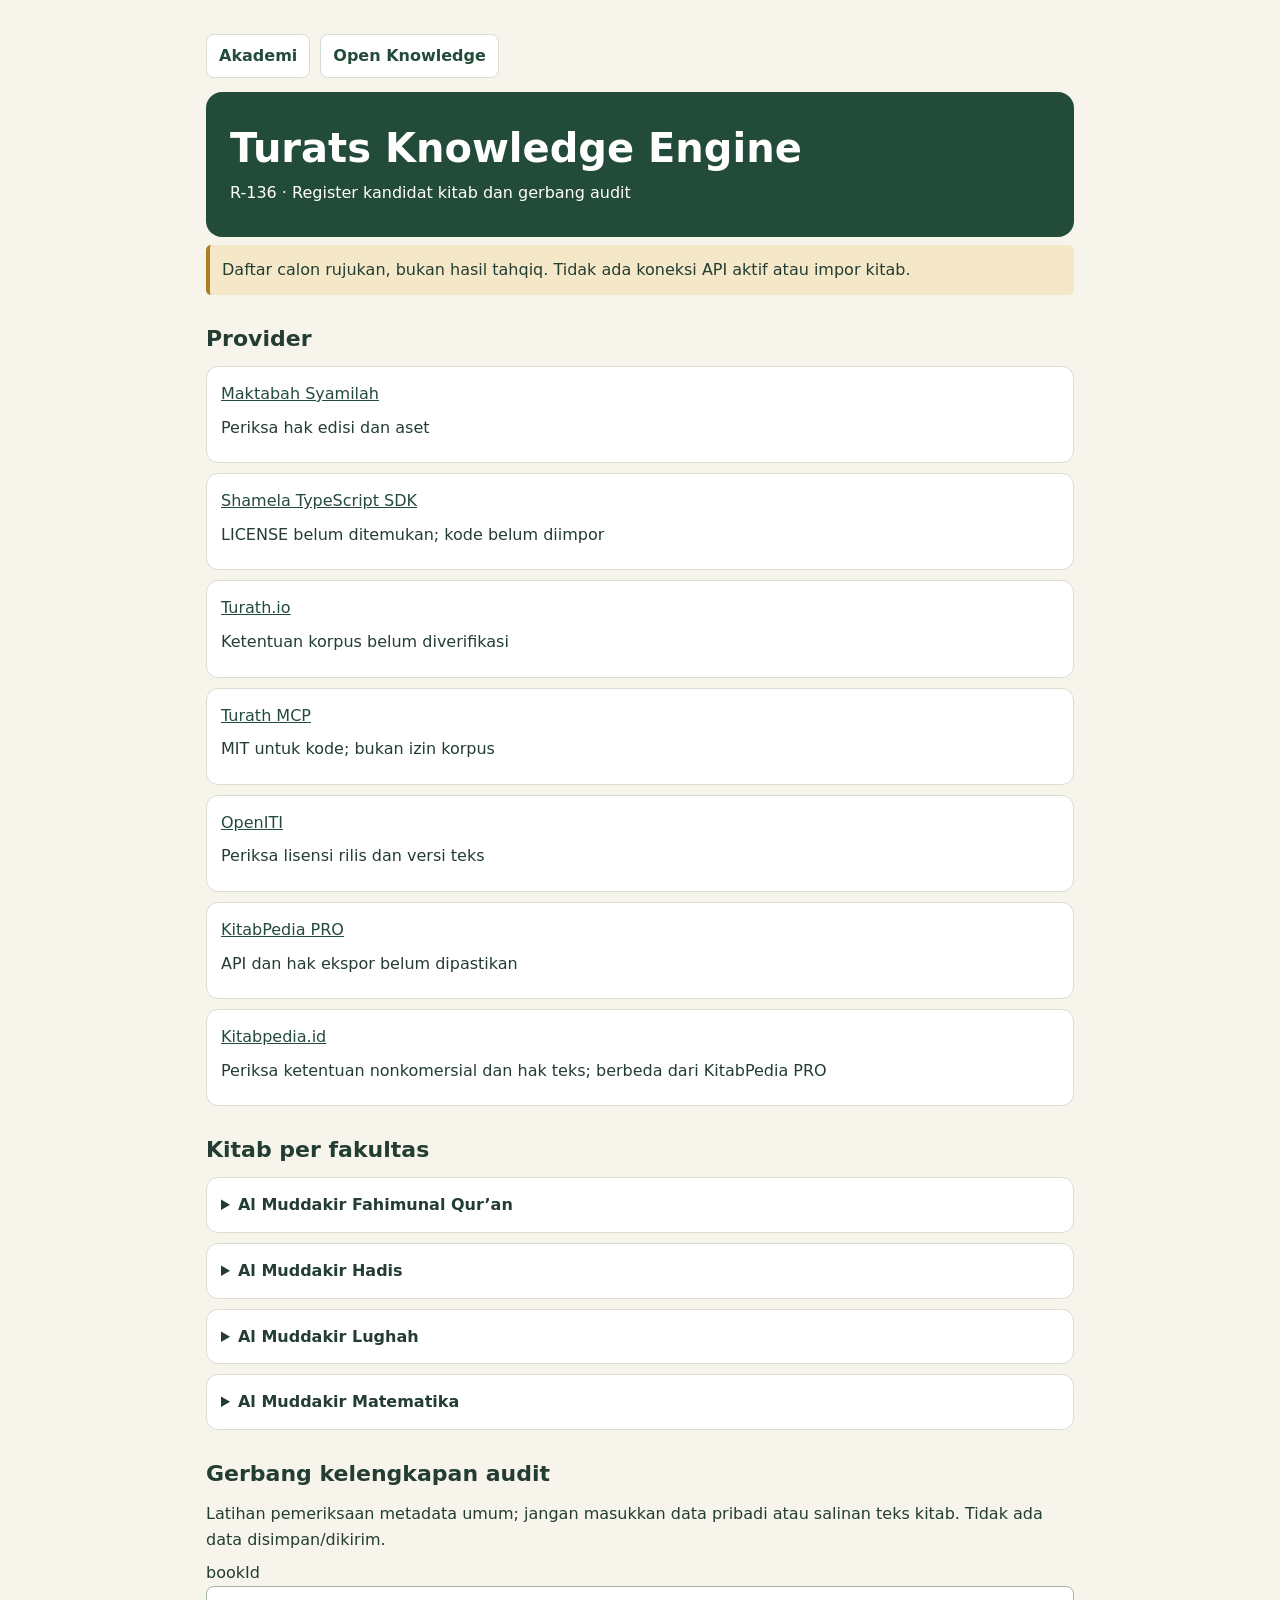
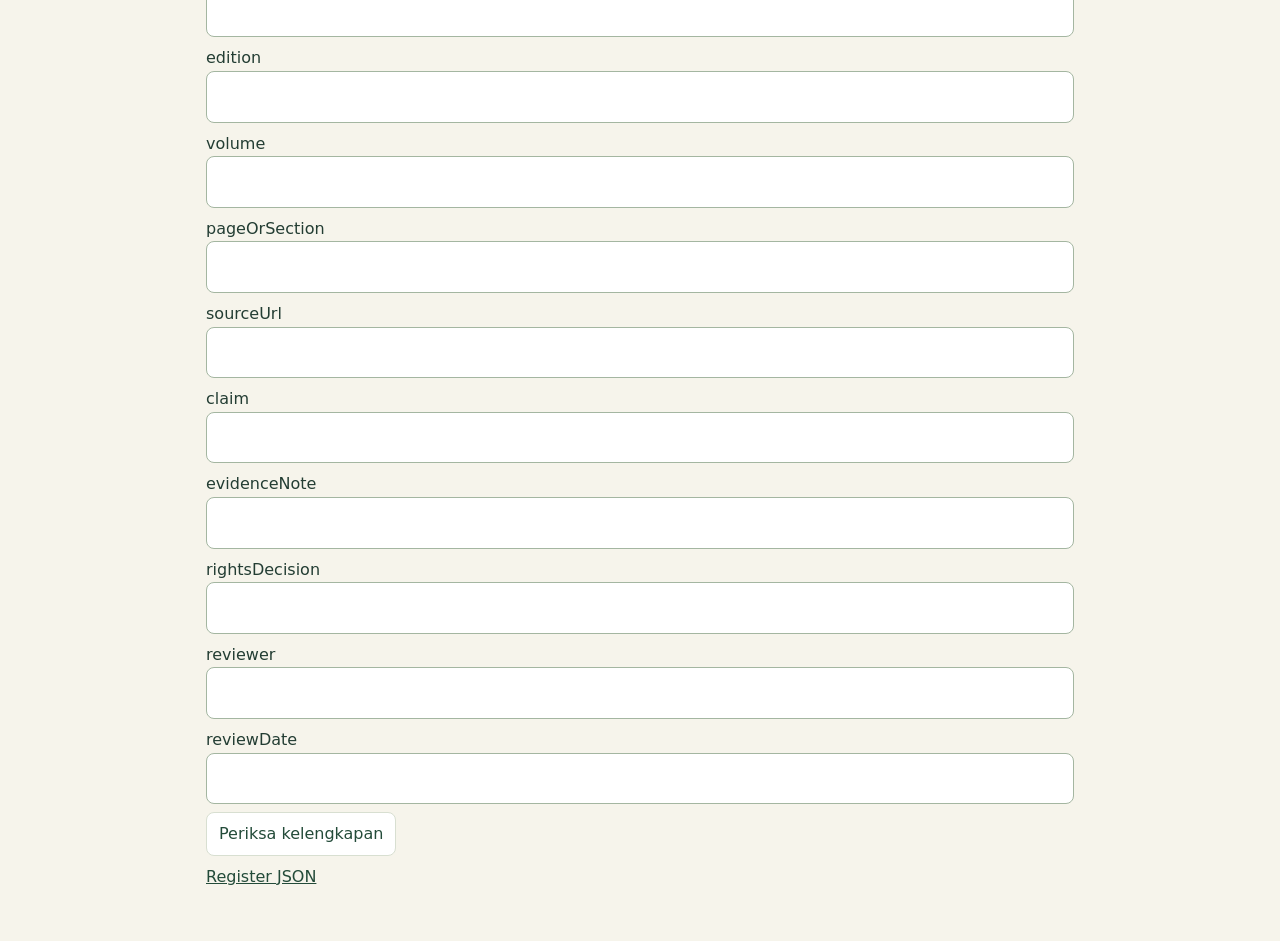
<file: open-knowledge/turats.html>
<!doctype html><html lang="id"><head><meta charset="utf-8"><meta name="viewport" content="width=device-width,initial-scale=1"><title>Turats Knowledge Engine</title><link rel="stylesheet" href="../knowledge-core/map.css"></head><body><main><nav><a href="../index.html">Akademi</a><a href="index.html">Open Knowledge</a></nav><header><h1>Turats Knowledge Engine</h1><p>R-136 · Register kandidat kitab dan gerbang audit</p></header><p class="notice">Daftar calon rujukan, bukan hasil tahqiq. Tidak ada koneksi API aktif atau impor kitab.</p><h2>Provider</h2><article class="panel"><a href="https://shamela.ws/">Maktabah Syamilah</a><p>Periksa hak edisi dan aset</p></article><article class="panel"><a href="https://github.com/maktab-al-shamila/shamelah">Shamela TypeScript SDK</a><p>LICENSE belum ditemukan; kode belum diimpor</p></article><article class="panel"><a href="https://app.turath.io/">Turath.io</a><p>Ketentuan korpus belum diverifikasi</p></article><article class="panel"><a href="https://github.com/opin22/turath-mcp">Turath MCP</a><p>MIT untuk kode; bukan izin korpus</p></article><article class="panel"><a href="https://openiti.org/documentation/">OpenITI</a><p>Periksa lisensi rilis dan versi teks</p></article><article class="panel"><a href="https://kitabpedia.com/">KitabPedia PRO</a><p>API dan hak ekspor belum dipastikan</p></article><article class="panel"><a href="https://kitabpedia.id/">Kitabpedia.id</a><p>Periksa ketentuan nonkomersial dan hak teks; berbeda dari KitabPedia PRO</p></article><h2>Kitab per fakultas</h2><details><summary>Al Muddakir Fahimunal Qur’an</summary><article class="leaf"><h3 lang="ar" dir="rtl">الآجرومية</h3><p>Al-Ājurrūmiyyah — Ibnu Ajurrum</p><p>Nahwu · fa-003, fa-004</p><small>Belum ada edisi, juz, halaman atau verifikasi ahli.</small></article><article class="leaf"><h3 lang="ar" dir="rtl">شرح ابن عقيل على ألفية ابن مالك</h3><p>Syarah Ibn ‘Aqil — Ibnu ‘Aqil</p><p>Nahwu lanjutan · fa-003</p><small>Belum ada edisi, juz, halaman atau verifikasi ahli.</small></article><article class="leaf"><h3 lang="ar" dir="rtl">شذا العرف في فن الصرف</h3><p>Syadza al-‘Arf — Ahmad al-Hamlawi</p><p>Sharaf · fa-004</p><small>Belum ada edisi, juz, halaman atau verifikasi ahli.</small></article><article class="leaf"><h3 lang="ar" dir="rtl">البلاغة الواضحة</h3><p>Al-Balaghah al-Wadhihah — Ali al-Jarim dan Mustafa Amin</p><p>Balaghah · </p><small>Belum ada edisi, juz, halaman atau verifikasi ahli.</small></article><article class="leaf"><h3 lang="ar" dir="rtl">المقدمة الجزرية</h3><p>Al-Muqaddimah al-Jazariyyah — Ibnu al-Jazari</p><p>Makharij dan tajwid · fa-001</p><small>Belum ada edisi, juz, halaman atau verifikasi ahli.</small></article><article class="leaf"><h3 lang="ar" dir="rtl">تحفة الأطفال</h3><p>Tuhfat al-Athfal — Sulaiman al-Jamzuri</p><p>Tajwid dasar · fa-002</p><small>Belum ada edisi, juz, halaman atau verifikasi ahli.</small></article><article class="leaf"><h3 lang="ar" dir="rtl">الإتقان في علوم القرآن</h3><p>Al-Itqan — Jalaluddin al-Suyuthi</p><p>Ulumul Qur’an · fa-007, fa-008</p><small>Belum ada edisi, juz, halaman atau verifikasi ahli.</small></article><article class="leaf"><h3 lang="ar" dir="rtl">جامع البيان عن تأويل آي القرآن</h3><p>Jami‘ al-Bayan — Al-Thabari</p><p>Tafsir dan riwayat · fa-005, fa-006, fa-007</p><small>Belum ada edisi, juz, halaman atau verifikasi ahli.</small></article><article class="leaf"><h3 lang="ar" dir="rtl">البرهان في علوم القرآن</h3><p>Al-Burhan — Badruddin al-Zarkasyi</p><p>Ulumul Qur’an · fa-005, fa-007, fa-008</p><small>Belum ada edisi, juz, halaman atau verifikasi ahli.</small></article><article class="leaf"><h3 lang="ar" dir="rtl">الورقات</h3><p>Al-Waraqat — Al-Juwaini</p><p>Ushul fikih · fa-009</p><small>Belum ada edisi, juz, halaman atau verifikasi ahli.</small></article><article class="leaf"><h3 lang="ar" dir="rtl">الأشباه والنظائر</h3><p>Al-Asybah wa al-Nazha’ir — Jalaluddin al-Suyuthi</p><p>Kaidah fikih · fa-010</p><small>Belum ada edisi, juz, halaman atau verifikasi ahli.</small></article></details><details><summary>Al Muddakir Hadis</summary><article class="leaf"><h3 lang="ar" dir="rtl">الآجرومية</h3><p>Al-Ājurrūmiyyah — Ibnu Ajurrum</p><p>Nahwu · ha-006</p><small>Belum ada edisi, juz, halaman atau verifikasi ahli.</small></article><article class="leaf"><h3 lang="ar" dir="rtl">شرح ابن عقيل على ألفية ابن مالك</h3><p>Syarah Ibn ‘Aqil — Ibnu ‘Aqil</p><p>Nahwu lanjutan · ha-006</p><small>Belum ada edisi, juz, halaman atau verifikasi ahli.</small></article><article class="leaf"><h3 lang="ar" dir="rtl">شذا العرف في فن الصرف</h3><p>Syadza al-‘Arf — Ahmad al-Hamlawi</p><p>Sharaf · ha-006</p><small>Belum ada edisi, juz, halaman atau verifikasi ahli.</small></article><article class="leaf"><h3 lang="ar" dir="rtl">الورقات</h3><p>Al-Waraqat — Al-Juwaini</p><p>Ushul fikih · ha-007</p><small>Belum ada edisi, juz, halaman atau verifikasi ahli.</small></article><article class="leaf"><h3 lang="ar" dir="rtl">الأشباه والنظائر</h3><p>Al-Asybah wa al-Nazha’ir — Jalaluddin al-Suyuthi</p><p>Kaidah fikih · </p><small>Belum ada edisi, juz, halaman atau verifikasi ahli.</small></article><article class="leaf"><h3 lang="ar" dir="rtl">نخبة الفكر</h3><p>Nukhbat al-Fikar — Ibnu Hajar al-‘Asqalani</p><p>Musthalah hadis · ha-001, ha-002, ha-004, ha-005</p><small>Belum ada edisi, juz, halaman atau verifikasi ahli.</small></article><article class="leaf"><h3 lang="ar" dir="rtl">نزهة النظر</h3><p>Nuzhat al-Nazhar — Ibnu Hajar al-‘Asqalani</p><p>Syarah musthalah · ha-002, ha-004, ha-005</p><small>Belum ada edisi, juz, halaman atau verifikasi ahli.</small></article><article class="leaf"><h3 lang="ar" dir="rtl">صحيح البخاري</h3><p>Shahih al-Bukhari — Al-Bukhari</p><p>Sumber riwayat · ha-003, ha-005, ha-008</p><small>Belum ada edisi, juz, halaman atau verifikasi ahli.</small></article><article class="leaf"><h3 lang="ar" dir="rtl">صحيح مسلم</h3><p>Shahih Muslim — Muslim bin al-Hajjaj</p><p>Sumber riwayat · ha-003, ha-005, ha-008</p><small>Belum ada edisi, juz, halaman atau verifikasi ahli.</small></article><article class="leaf"><h3 lang="ar" dir="rtl">فتح الباري</h3><p>Fath al-Bari — Ibnu Hajar al-‘Asqalani</p><p>Syarah Bukhari · ha-005, ha-007, ha-008</p><small>Belum ada edisi, juz, halaman atau verifikasi ahli.</small></article><article class="leaf"><h3 lang="ar" dir="rtl">المنهاج شرح صحيح مسلم</h3><p>Al-Minhaj Syarh Shahih Muslim — Al-Nawawi</p><p>Syarah Muslim · ha-005, ha-007, ha-008</p><small>Belum ada edisi, juz, halaman atau verifikasi ahli.</small></article><article class="leaf"><h3 lang="ar" dir="rtl">الشمائل المحمدية</h3><p>Al-Syama’il al-Muhammadiyyah — Al-Tirmidzi</p><p>Syama’il dan keteladanan · ha-008</p><small>Belum ada edisi, juz, halaman atau verifikasi ahli.</small></article></details><details><summary>Al Muddakir Lughah</summary><article class="leaf"><h3 lang="ar" dir="rtl">الآجرومية</h3><p>Al-Ājurrūmiyyah — Ibnu Ajurrum</p><p>Nahwu · lu-001, lu-002, lu-003, lu-004, lu-005</p><small>Belum ada edisi, juz, halaman atau verifikasi ahli.</small></article><article class="leaf"><h3 lang="ar" dir="rtl">شرح ابن عقيل على ألفية ابن مالك</h3><p>Syarah Ibn ‘Aqil — Ibnu ‘Aqil</p><p>Nahwu lanjutan · lu-001, lu-005</p><small>Belum ada edisi, juz, halaman atau verifikasi ahli.</small></article><article class="leaf"><h3 lang="ar" dir="rtl">شذا العرف في فن الصرف</h3><p>Syadza al-‘Arf — Ahmad al-Hamlawi</p><p>Sharaf · lu-006, lu-007</p><small>Belum ada edisi, juz, halaman atau verifikasi ahli.</small></article><article class="leaf"><h3 lang="ar" dir="rtl">البلاغة الواضحة</h3><p>Al-Balaghah al-Wadhihah — Ali al-Jarim dan Mustafa Amin</p><p>Balaghah · lu-008, lu-009</p><small>Belum ada edisi, juz, halaman atau verifikasi ahli.</small></article></details><details><summary>Al Muddakir Matematika</summary><article class="leaf"><h3 lang="ar" dir="rtl">تهذيب المنطق</h3><p>Tahdzib al-Mantiq — Sa‘duddin al-Taftazani</p><p>Mantiq klasik · ma-007, ma-008</p><small>Belum ada edisi, juz, halaman atau verifikasi ahli.</small></article><article class="leaf"><h3 lang="ar" dir="rtl">السلم المرونق</h3><p>Al-Sullam al-Murawnaq — Abdurrahman al-Akhdhari</p><p>Mantiq dasar · ma-007, ma-008</p><small>Belum ada edisi, juz, halaman atau verifikasi ahli.</small></article></details><h2>Gerbang kelengkapan audit</h2><p>Latihan pemeriksaan metadata umum; jangan masukkan data pribadi atau salinan teks kitab. Tidak ada data disimpan/dikirim.</p><form id="audit"><p><label for="bookId">bookId</label><input id="bookId" autocomplete="off"></p><p><label for="edition">edition</label><input id="edition" autocomplete="off"></p><p><label for="volume">volume</label><input id="volume" autocomplete="off"></p><p><label for="pageOrSection">pageOrSection</label><input id="pageOrSection" autocomplete="off"></p><p><label for="sourceUrl">sourceUrl</label><input id="sourceUrl" autocomplete="off"></p><p><label for="claim">claim</label><input id="claim" autocomplete="off"></p><p><label for="evidenceNote">evidenceNote</label><input id="evidenceNote" autocomplete="off"></p><p><label for="rightsDecision">rightsDecision</label><input id="rightsDecision" autocomplete="off"></p><p><label for="reviewer">reviewer</label><input id="reviewer" autocomplete="off"></p><p><label for="reviewDate">reviewDate</label><input id="reviewDate" autocomplete="off"></p><button type="submit">Periksa kelengkapan</button></form><p id="result" role="status"></p><p><a href="turats.json">Register JSON</a></p></main><script src="turats.js"></script></body></html>
</file>
<file: knowledge-core/map.css>
:root{color-scheme:light;--ink:#233d33;--green:#234b39;--paper:#f6f4eb;--line:#d8dfd1}*{box-sizing:border-box}body{margin:0;background:var(--paper);color:var(--ink);font:16px/1.6 system-ui,sans-serif}main{max-width:900px;margin:auto;padding:20px 16px 44px}header{background:var(--green);color:#fff;padding:24px;border-radius:16px}h1{font-size:clamp(26px,5vw,40px);line-height:1.2;margin:8px 0}h2{font-size:22px;margin:26px 0 10px}p{margin:8px 0}a{color:var(--green)}nav{display:flex;flex-wrap:wrap;gap:10px;margin:14px 0}nav a,.button{display:inline-block;padding:8px 12px;border:1px solid var(--line);border-radius:8px;background:#fff;text-decoration:none;font-weight:600}a:focus-visible,summary:focus-visible,input:focus-visible{outline:3px solid #ab812d;outline-offset:3px}.panel,details{background:white;border:1px solid var(--line);border-radius:12px;padding:14px;margin:10px 0}details details{margin:8px 0 8px 8px;padding:10px}summary{font-weight:700;cursor:pointer}.leaf{border-top:1px solid var(--line);padding:10px 0}.small{font-size:13px;color:#53675c}.tag{font-size:12px;font-weight:700;color:#53675c}.notice{padding:12px;background:#f5e8c8;border-left:4px solid #a97d21;border-radius:5px}input{font:inherit;width:100%;padding:12px;border:1px solid #a4b6a1;border-radius:8px}button{font:inherit;background:#fff;color:var(--green);border:1px solid var(--line);padding:8px 12px;border-radius:8px;cursor:pointer}ol{padding-left:24px}footer{margin-top:24px;border-top:1px solid var(--line);padding-top:16px}[hidden]{display:none!important}
</file>
<file: al-muddakir-hadis/maqra500/reader.css>
.arabic {
  font-family: "Traditional Arabic", "Noto Naskh Arabic", serif;
  font-size: clamp(1.45rem, 4vw, 1.85rem);
  line-height: 2;
  overflow-wrap: anywhere;
}

#hadith-list a[aria-current="page"],
.reading-steps button[aria-pressed="true"] {
  background: var(--green);
  color: white;
}

#hadith h2 {
  margin-top: 0;
}

#source-hash {
  overflow-wrap: anywhere;
}

.reading-actions {
  display: flex;
  flex-wrap: wrap;
  gap: 8px;
  margin-top: 16px;
}

.reading-steps button,
.reading-actions button {
  min-height: 44px;
}

.reading-steps button:disabled {
  opacity: 0.65;
  cursor: default;
}

.reading-steps button:focus-visible,
.reading-actions button:focus-visible {
  outline: 3px solid #ab812d;
  outline-offset: 3px;
}
</file>
<file: al-muddakir-hadis/maqra500/practice.css>
#practice .practice-actions {
  display: flex;
  flex-wrap: wrap;
  align-items: flex-end;
  gap: 8px;
  margin-block: 12px;
}

#practice label {
  display: grid;
  gap: 4px;
  max-width: 100%;
}

#practice select,
#practice button {
  min-height: 44px;
  font: inherit;
}

#practice select {
  border: 1px solid var(--line);
  border-radius: 8px;
  padding: 6px 12px;
  background: white;
  color: var(--ink);
}

#practice button:disabled {
  cursor: default;
  opacity: 0.6;
}

#practice :is(button, select):focus-visible {
  outline: 3px solid #ab812d;
  outline-offset: 3px;
}

#practice progress {
  display: block;
  width: min(100%, 22rem);
  height: 14px;
  accent-color: var(--green);
}

#practice fieldset {
  min-width: 0;
  padding: 4px 12px;
  border: 1px solid var(--line);
  border-radius: 8px;
}

#practice :is(#practice-status, #practice-error):empty {
  margin: 0;
}
</file>
<file: al-muddakir-hadis/maqra500/quiz.css>
.quiz-question {
  min-inline-size: 0;
  margin: 0 0 12px;
  padding: 0;
  border: 0;
}

.quiz-question legend {
  padding: 0;
  margin-bottom: 8px;
  font-weight: 650;
}

.quiz-choices {
  display: grid;
  gap: 6px;
}

.quiz-option {
  display: flex;
  align-items: baseline;
  gap: 10px;
  min-block-size: 44px;
  padding: 8px;
  cursor: pointer;
}

.quiz-option input {
  inline-size: auto;
  margin: 0;
  flex: none;
  accent-color: var(--green);
}

.quiz-choices .quiz-option {
  border: 1px solid var(--line);
  border-radius: 8px;
}

#quiz-feedback span[lang="ar"] {
  font-size: 1.25em;
}

#quiz-feedback:empty,
#quiz-result:empty,
#quiz-audio-status:empty {
  margin: 0;
}

#quiz-check:disabled {
  cursor: default;
  opacity: .65;
}
</file>
